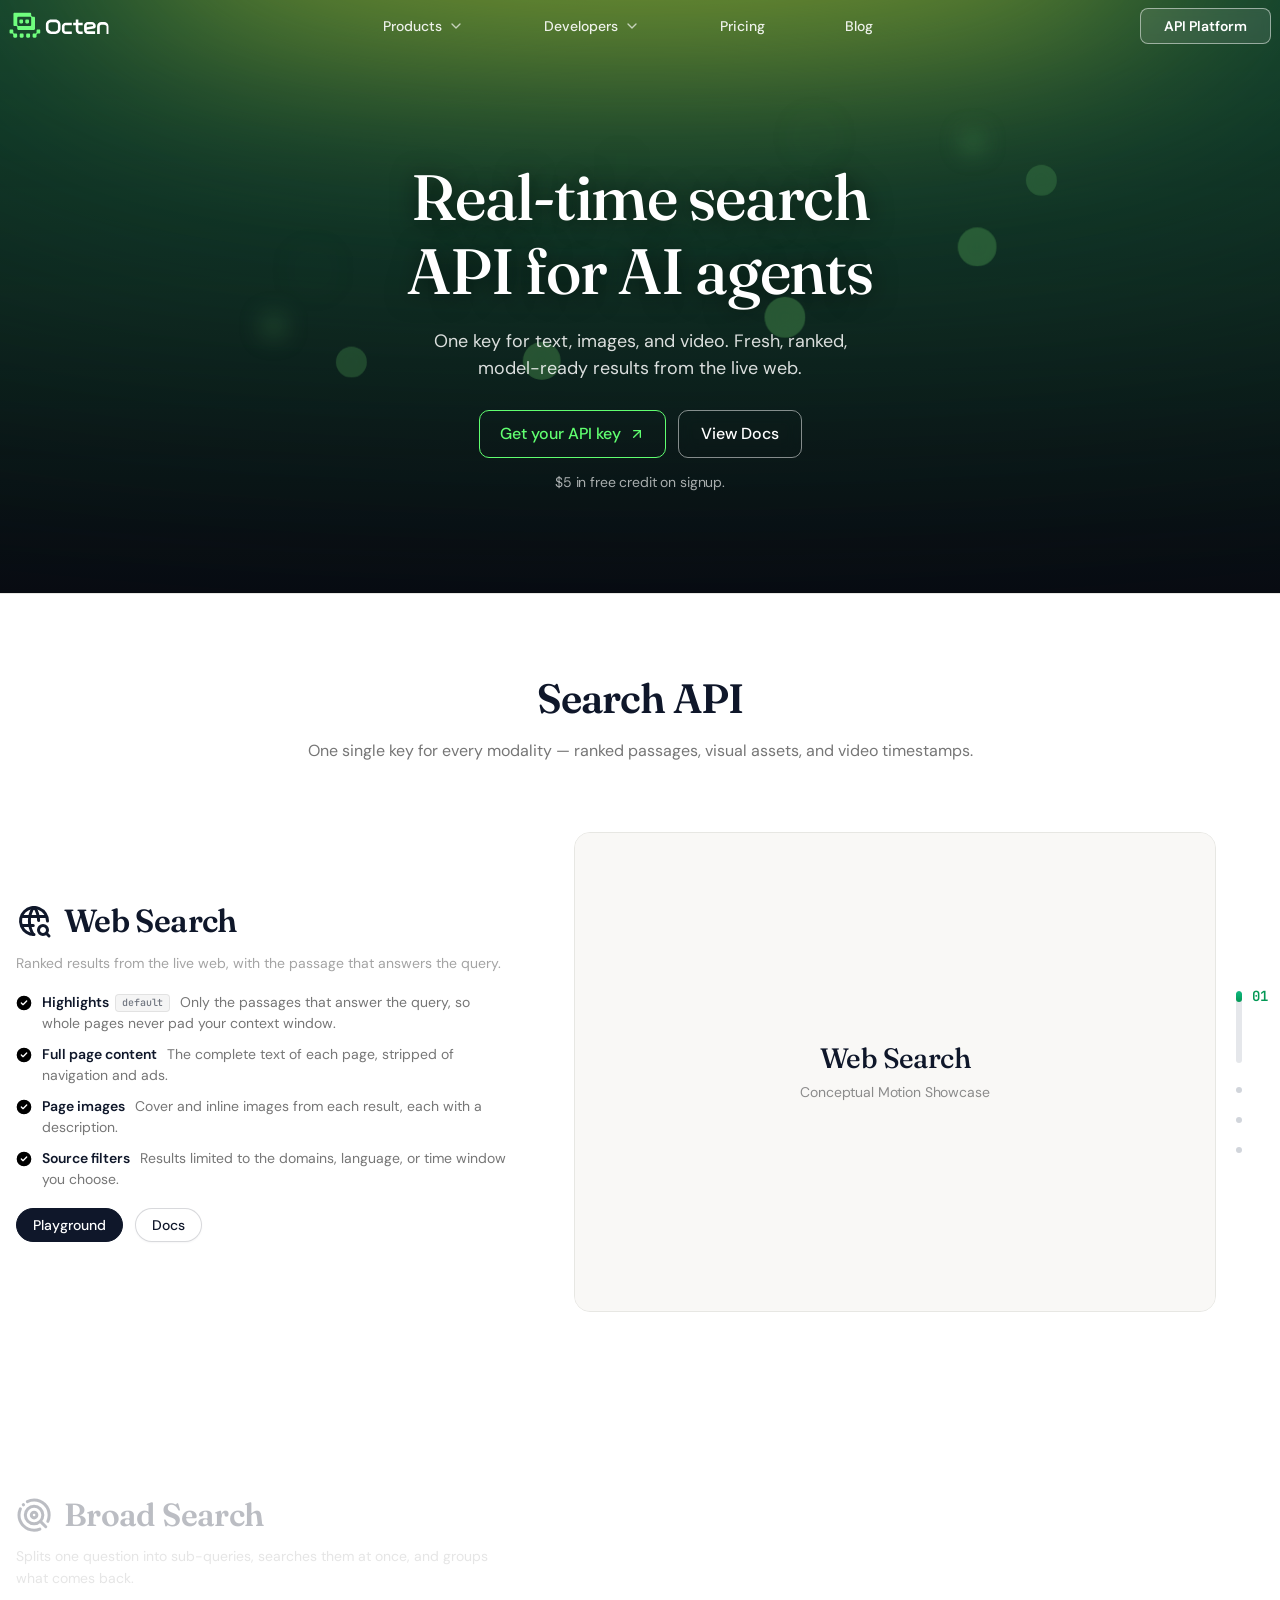
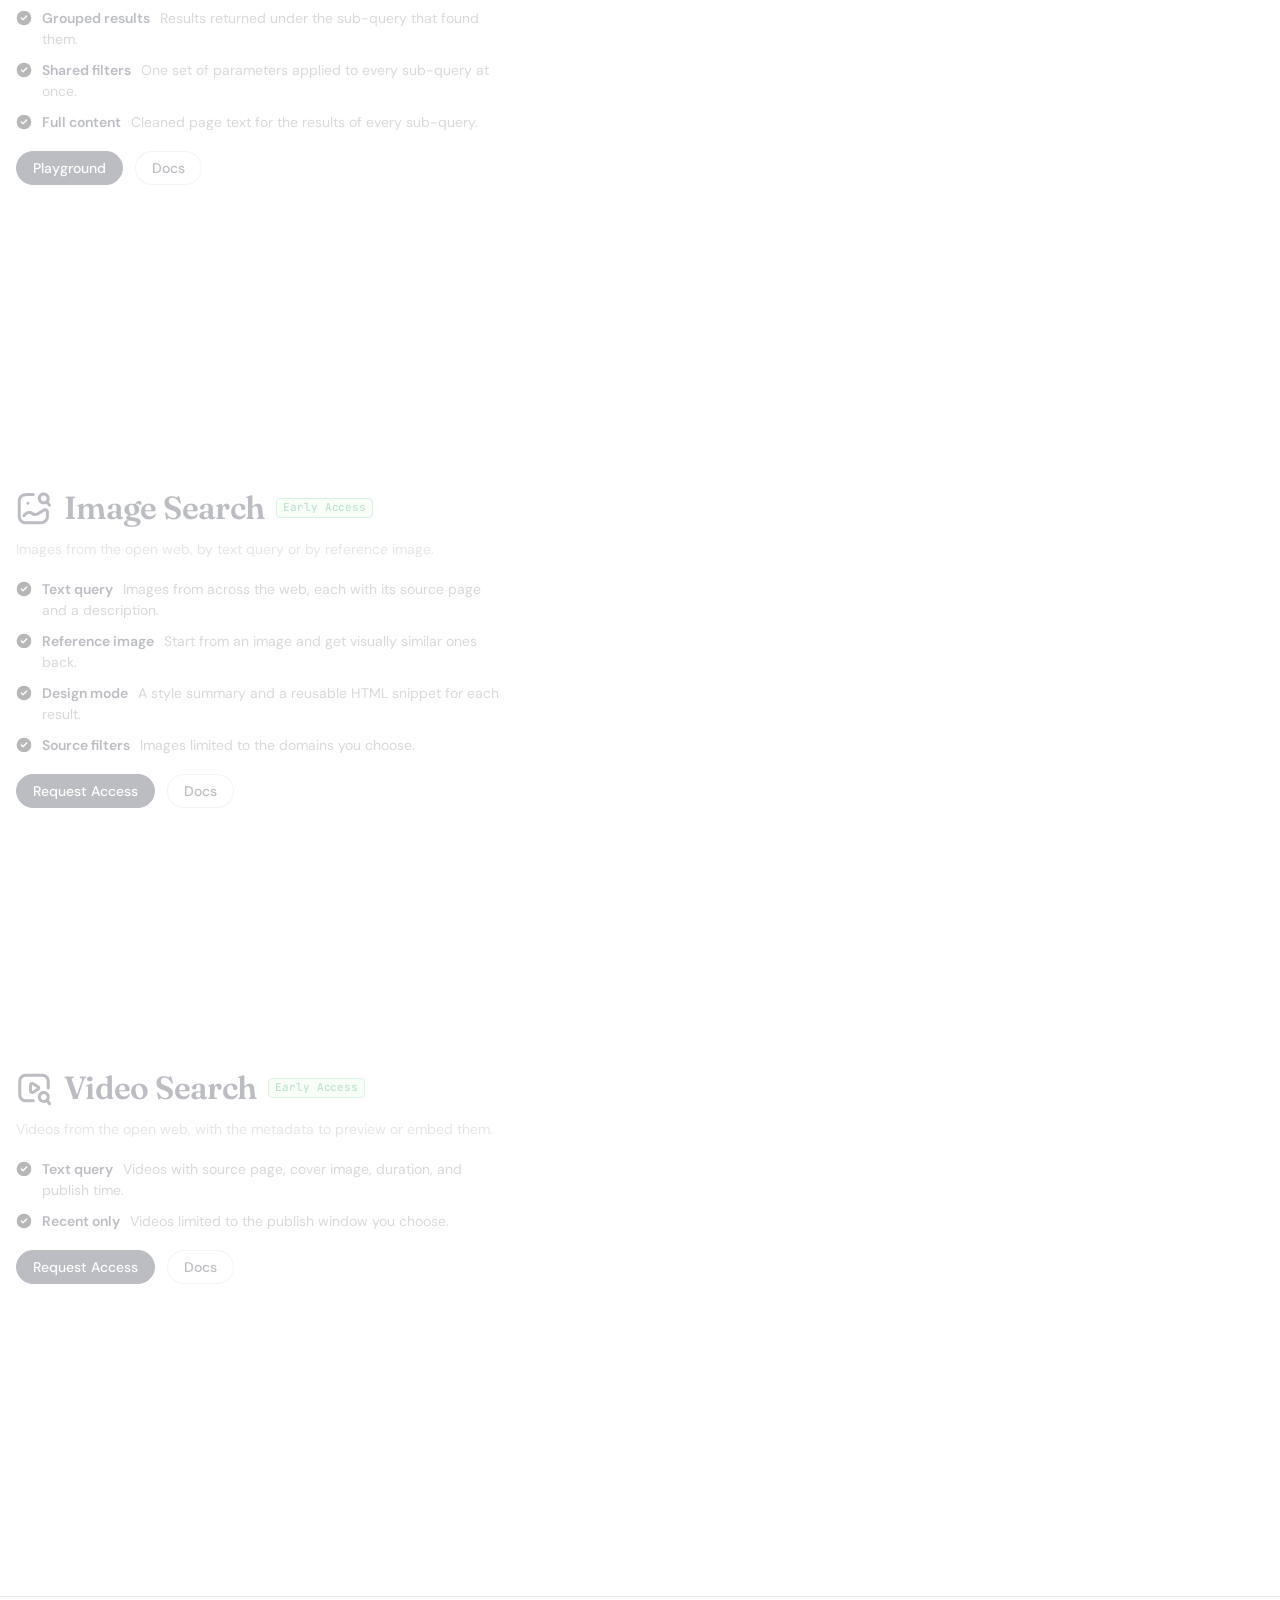
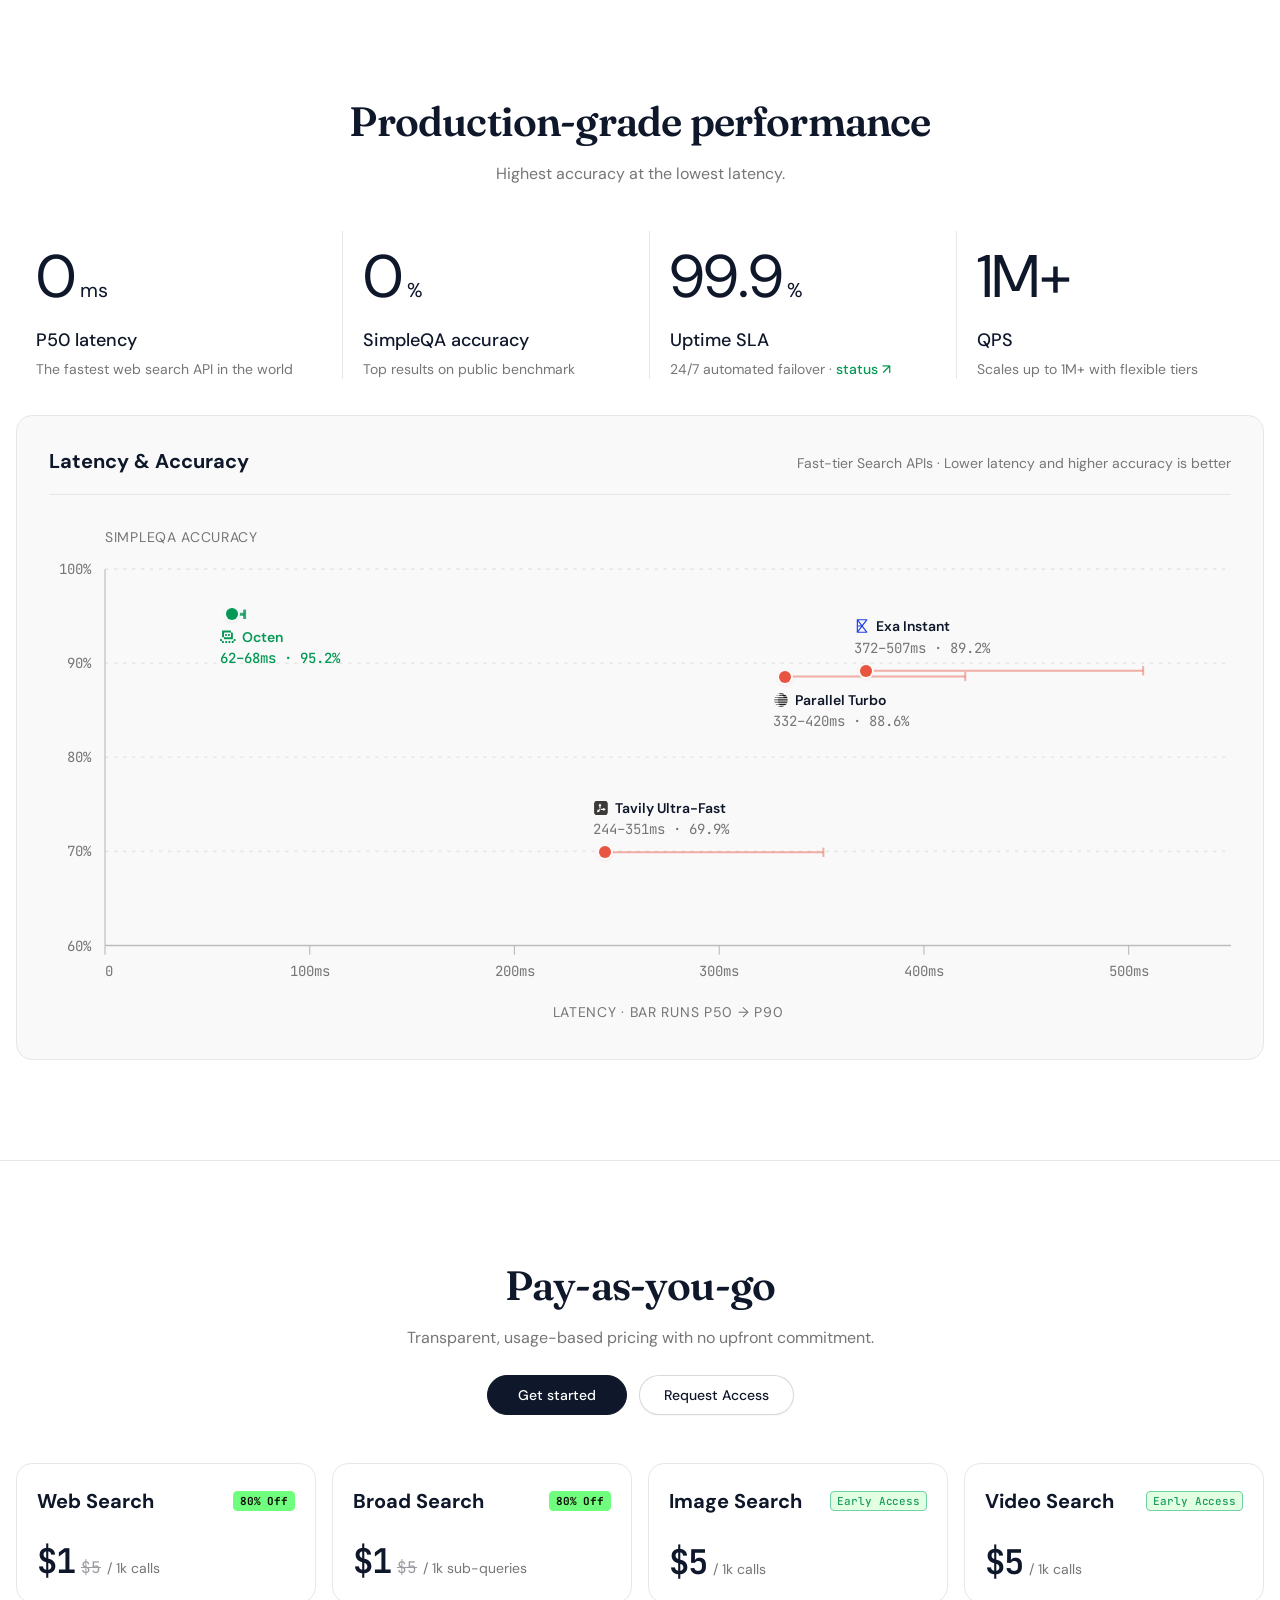
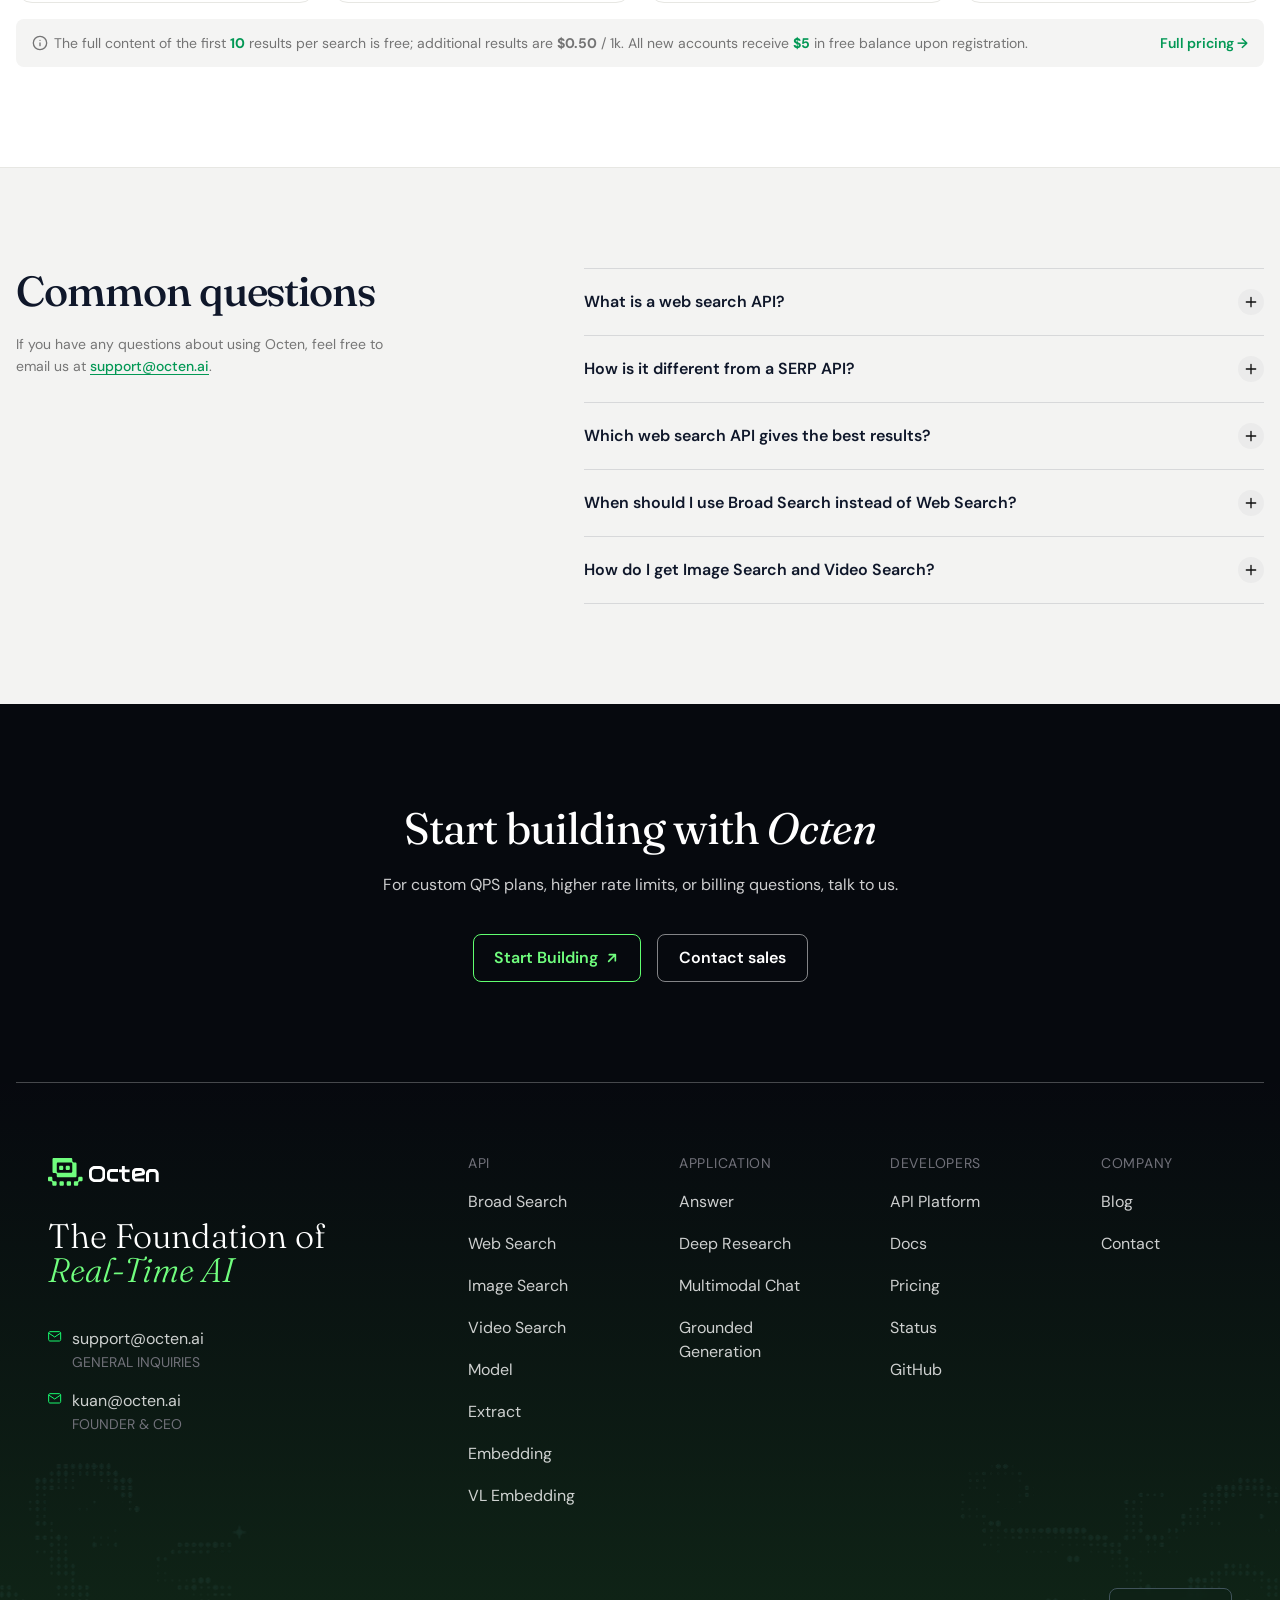
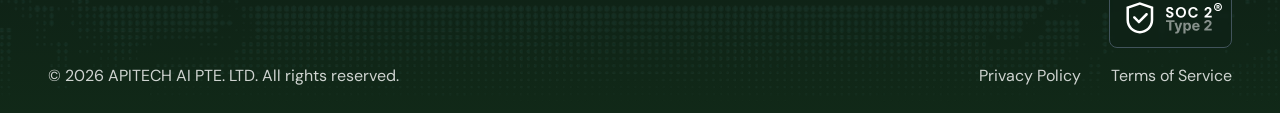
<file: index.html>
<!DOCTYPE html>
<html lang="en">
<head>
  <meta charset="UTF-8">
  <meta name="viewport" content="width=device-width, initial-scale=1.0">
  <title>Search API for AI Agents — Web, Image, Video | Octen</title>
  <meta name="description" content="Fresh, ranked, model-ready search API for AI agents. P50 latency 62ms with 95.2% SimpleQA accuracy. Web, image, and video search on one unified key.">
  
  <!-- Preconnect to Google Fonts -->
  <link rel="preconnect" href="https://fonts.googleapis.com">
  <link rel="preconnect" href="https://fonts.gstatic.com" crossorigin>

  <!-- Modular Stylesheets -->
  <link rel="stylesheet" href="css/variables.css">
  <link rel="stylesheet" href="css/animations.css">
  <link rel="stylesheet" href="css/style.css">
</head>
<body>

  <!-- =========================================================================
       1. Header & Dynamic Navigation (Exact from 05-pricing)
       ========================================================================= -->
  <!-- Exact 05-pricing Navbar Component -->
  <header class="header-nav-exact" data-name="Header Navigation">
    <div class="navbar-container-exact">
      <!-- Logo Dark & Light Switchable -->
      <a href="#hero" class="nav-logo-link" aria-label="Octen AI Home">
        <div class="nav-logo-dark">
<svg width="106" height="36" viewBox="0 0 106 36" fill="none" xmlns="http://www.w3.org/2000/svg" style="width:100%;height:auto;display:block;">
  <g clip-path="url(#clip0_13350_2833)">
    <path d="M30.3644 21.5498C30.9655 21.5498 31.4532 22.0523 31.4533 22.6719V24.4717C31.4533 25.0914 30.9656 25.5947 30.3644 25.5947H28.9435C28.6536 25.5947 28.3769 25.7127 28.173 25.9229L27.8488 26.2578C27.645 26.4695 27.5296 26.7545 27.5295 27.0518V28.5176C27.5294 29.1372 27.0417 29.6396 26.4406 29.6396H24.6945C24.0936 29.6394 23.6058 29.1371 23.6057 28.5176V26.7178C23.6057 26.0982 24.0936 25.5949 24.6945 25.5947H26.4406C26.7305 25.5947 27.0072 25.4767 27.2111 25.2666C27.415 25.0548 27.5295 24.7691 27.5295 24.4717V22.6719C27.5296 22.0524 28.0175 21.55 28.6183 21.5498H30.3644ZM3.22675 21.5479C3.82786 21.5479 4.31659 22.0512 4.31659 22.6709V24.3867H4.31952C4.31958 24.684 4.43403 24.969 4.63788 25.1807C4.89307 25.4453 5.24034 25.5927 5.60272 25.5928H7.07245C7.67355 25.5928 8.16129 26.0961 8.16132 26.7158V28.5156C8.16132 29.1353 7.67357 29.6387 7.07245 29.6387H5.32635C4.72532 29.6386 4.23749 29.1353 4.23749 28.5156V27.001C4.23749 26.6273 4.09386 26.2706 3.8371 26.0059C3.58187 25.7412 3.23467 25.5928 2.87225 25.5928H1.4826C0.881569 25.5927 0.393802 25.0903 0.393738 24.4707V22.6709C0.393738 22.0512 0.881529 21.5495 1.4826 21.5479H3.22675ZM13.5275 25.5938C14.1289 25.5938 14.6163 26.0959 14.6164 26.7158V28.5146C14.6163 29.1346 14.1289 29.6367 13.5275 29.6367H11.7834C11.182 29.6367 10.6946 29.1346 10.6945 28.5146V26.7158C10.6946 26.0959 11.182 25.5938 11.7834 25.5938H13.5275ZM19.9836 25.5938C20.5848 25.5938 21.0723 26.096 21.0724 26.7158V28.5146C21.0724 29.1345 20.5849 29.6366 19.9836 29.6367H18.2394C17.6381 29.6367 17.1497 29.1346 17.1496 28.5146V26.7158C17.1497 26.0959 17.6381 25.5938 18.2394 25.5938H19.9836ZM21.0959 4.68457C21.697 4.68457 22.1848 5.1879 22.1848 5.80762V7.22266C22.1848 7.56365 22.3164 7.89107 22.549 8.13086L22.7131 8.30078C22.9457 8.54057 23.2637 8.67578 23.593 8.67578H24.923C25.5242 8.67578 26.0119 9.17912 26.0119 9.79883V20.8555L26.0148 20.8584C26.0147 21.478 25.527 21.9805 24.926 21.9805H9.33221C8.73116 21.9805 8.24344 21.478 8.24335 20.8584V19.3164C8.24327 19.0176 8.12784 18.7326 7.92401 18.5225L7.9201 18.5176C7.35757 18.2217 7.24285 18.0557 6.83807 18.0557H5.52167C4.92055 18.0557 4.43182 17.5523 4.43182 16.9326V5.80762C4.43182 5.1879 4.92055 4.68457 5.52167 4.68457H21.0959ZM9.36053 8.64258C8.75944 8.64259 8.27169 9.14593 8.27167 9.76662V16.5781C8.27174 16.9969 8.43205 17.3966 8.71893 17.6924C8.92423 17.9025 9.20016 18.0214 9.48846 18.0215H21.0851C21.6863 18.0215 22.174 17.5182 22.174 16.8984V9.92578C22.1739 9.58504 22.0431 9.25825 21.8107 9.01855H21.8117C21.5776 8.77877 21.2601 8.64258 20.9308 8.64258H9.36053ZM13.0021 11.5986C13.6034 11.5986 14.0908 12.1009 14.091 12.7207V14.2939C14.0909 14.9139 13.6035 15.416 13.0021 15.416H11.4767C10.8754 15.416 10.388 14.9139 10.3879 14.2939V12.7207C10.3881 12.1009 10.8755 11.5986 11.2012 11.5986H13.0021ZM18.8996 11.5986C19.5009 11.5986 19.9883 12.1009 19.9885 12.7207V14.2939C19.9884 14.9139 19.5009 15.416 18.8996 15.416H17.3742C16.773 15.4158 16.2854 14.9138 16.2853 14.2939V12.7207C16.2856 12.101 16.7731 11.5988 17.3742 11.5986H18.8996Z" fill="#70FE7E"/>
  </g>
  <path d="M52.8957 18.5076V22.1442C52.8957 24.2782 54.6287 26.0112 56.7627 26.0112H62.8052V23.3979H56.7627C56.0713 23.3979 55.509 22.8356 55.509 22.1442V18.5076C55.509 17.8163 56.0713 17.254 56.7627 17.254H62.8052V14.6406H56.7627C54.6287 14.6406 52.8957 16.3736 52.8957 18.5076Z" fill="white"/>
  <path d="M69.3778 11.5801H66.7644V14.6405H64.1695V17.2539H66.7644V21.9782C66.7644 24.2043 68.5758 26.0111 70.802 26.0111H73.6965V23.3978H70.802C70.0184 23.3978 69.3778 22.7617 69.3778 21.9735V17.2492H73.6919V14.6359H69.3778V11.5801Z" fill="white"/>
  <path d="M46.3877 11.5664H42.0367C39.2021 11.5664 36.8976 13.8709 36.8976 16.7101V20.8675C36.8976 23.7021 39.2021 26.0113 42.0413 26.0113H46.3923C49.2269 26.0113 51.536 23.7067 51.536 20.8675V16.7101C51.536 13.8756 49.2315 11.5664 46.3923 11.5664H46.3877ZM48.9273 20.8675C48.9273 22.2687 47.7888 23.4071 46.3877 23.4071H42.0367C40.6355 22.2687 39.4971 22.2687 39.4971 20.8675V16.7101C39.4971 15.309 40.6355 14.1705 42.0367 14.1705H46.3877C47.7888 14.1705 48.9273 15.309 48.9273 16.7101V20.8675Z" fill="white"/>
  <path d="M95.184 13.9492H92.3725C90.0126 13.9492 88.0906 15.8712 88.0906 18.2311V26.0158H90.7777V18.2311C90.7777 17.3507 91.4921 16.6363 92.3725 16.6363H95.184C96.0643 16.6363 97.5439 17.3507 97.5439 18.2311V26.0158H99.4658V18.2311C99.4658 15.8712 97.5439 13.9492 95.184 13.9492Z" fill="white"/>
  <path d="M82.8869 13.9033H78.9093C76.7937 13.9033 75.0699 15.6271 75.0699 17.7427V22.1674C75.0699 24.283 76.7891 26.0022 78.9047 26.0068L86.1041 26.016V23.3289L78.9093 23.3197C78.2733 23.3197 77.757 22.8035 77.757 22.1674V21.8678L84.9841 20.5035C85.9935 20.3145 86.7263 19.4296 86.7263 18.4018V17.7427C86.7263 15.6271 85.0025 13.9033 82.8869 13.9033ZM84.0392 17.9501L77.757 19.1346V17.7427C77.757 17.1066 78.2733 16.5904 78.9093 16.5904H82.8869C83.523 16.5904 84.0392 17.1066 84.0392 17.7427V17.9501Z" fill="white"/>
  <defs>
    <clipPath id="clip0_13350_2833">
      <rect width="31.1938" height="31.1938" fill="white" transform="translate(0.275452 1.56641)"/>
    </clipPath>
  </defs>
</svg>
</div>
        <div class="nav-logo-light">
<svg width="100" height="32" viewBox="0 0 100 32" fill="none" xmlns="http://www.w3.org/2000/svg" style="width:100%;height:auto;display:block;">
  <g clip-path="url(#clip0_10457_2263)">
    <path d="M30.0889 19.9839C30.6899 19.9839 31.1776 20.4864 31.1777 21.106V22.9058C31.1777 23.5255 30.69 24.0288 30.0889 24.0288H28.668C28.378 24.0288 28.1013 24.1468 27.8975 24.3569L27.5732 24.6919C27.3694 24.9036 27.254 25.1886 27.2539 25.4858V26.9517C27.2538 27.5713 26.7661 28.0737 26.165 28.0737H24.4189C23.8181 28.0735 23.3302 27.5711 23.3301 26.9517V25.1519C23.3301 24.5323 23.818 24.029 24.4189 24.0288H26.165C26.4549 24.0288 26.7317 23.9108 26.9355 23.7007C27.1394 23.4889 27.2539 23.2032 27.2539 22.9058V21.106C27.254 20.4865 27.7419 19.9841 28.3428 19.9839H30.0889ZM2.95117 19.9819C3.55229 19.9819 4.04102 20.4853 4.04102 21.105V22.8208H4.04395C4.044 23.1181 4.15846 23.403 4.3623 23.6147C4.6175 23.8794 4.96477 24.0268 5.32715 24.0269H6.79688C7.39798 24.0269 7.88571 24.5302 7.88574 25.1499V26.9497C7.88574 27.5694 7.39799 28.0728 6.79688 28.0728H5.05078C4.44974 28.0727 3.96191 27.5694 3.96191 26.9497V25.4351C3.96191 25.0614 3.81828 24.7046 3.56152 24.4399C3.30629 24.1753 2.9591 24.0269 2.59668 24.0269H1.20703C0.605995 24.0268 0.118228 23.5244 0.118164 22.9048V21.105C0.118164 20.4853 0.605956 19.9835 1.20703 19.9819H2.95117ZM13.252 24.0278C13.8533 24.0278 14.3407 24.53 14.3408 25.1499V26.9487C14.3407 27.5687 13.8533 28.0708 13.252 28.0708H11.5078C10.9065 28.0708 10.419 27.5687 10.4189 26.9487V25.1499C10.4191 24.53 10.9065 24.0278 11.5078 24.0278H13.252ZM19.708 24.0278C20.3093 24.0279 20.7967 24.53 20.7969 25.1499V26.9487C20.7968 27.5686 20.3093 28.0707 19.708 28.0708H17.9639C17.3625 28.0708 16.8741 27.5687 16.874 26.9487V25.1499C16.8741 24.53 17.3625 24.0278 17.9639 24.0278H19.708ZM20.8203 3.11865C21.4214 3.11865 21.9092 3.62199 21.9092 4.2417V5.65674C21.9092 5.99774 22.0408 6.32515 22.2734 6.56494L22.4375 6.73486C22.6701 6.97465 22.9881 7.10986 23.3174 7.10986H24.6475C25.2486 7.10986 25.7363 7.6132 25.7363 8.23291V19.2896L25.7393 19.2925C25.7392 19.9121 25.2514 20.4146 24.6504 20.4146H9.05664C8.45558 20.4146 7.96787 19.9121 7.96777 19.2925V17.7505C7.96769 17.4516 7.85226 17.1667 7.64844 16.9565L7.64453 16.9517C7.35757 16.6558 6.96727 16.4897 6.5625 16.4897H5.24609C4.64498 16.4897 4.15625 15.9864 4.15625 15.3667V4.2417C4.15625 3.62199 4.64498 3.11865 5.24609 3.11865H20.8203ZM9.08496 7.07666C8.48386 7.07667 7.99611 7.58002 7.99609 8.19971V15.0122C7.99617 15.4309 8.15647 15.8307 8.44336 16.1265C8.64866 16.3366 8.92458 16.4554 9.21289 16.4556H20.8096C21.4107 16.4556 21.8984 15.9522 21.8984 15.3325V8.35986C21.8984 8.01912 21.7675 7.69233 21.5352 7.45264H21.5361C21.302 7.21285 20.9845 7.07666 20.6553 7.07666H9.08496ZM12.7266 10.0327C13.3278 10.0327 13.8152 10.535 13.8154 11.1548V12.728C13.8153 13.348 13.3279 13.8501 12.7266 13.8501H11.2012C10.5998 13.8501 10.1124 13.348 10.1123 12.728V11.1548C10.1125 10.535 10.5999 10.0327 11.2012 10.0327H12.7266ZM18.624 10.0327C19.2253 10.0327 19.7127 10.535 19.7129 11.1548V12.728C19.7128 13.348 19.2254 13.8501 18.624 13.8501H17.0986C16.4974 13.8499 16.0099 13.3478 16.0098 12.728V11.1548C16.01 10.5351 16.4975 10.0329 17.0986 10.0327H18.624Z" fill="#039855"/>
  </g>
  <path d="M52.6201 16.9412V20.5778C52.6201 22.7118 54.3531 24.4448 56.4871 24.4448H62.5296V21.8315H56.4871C55.7958 21.8315 55.2335 21.2692 55.2335 20.5778V16.9412C55.2335 16.2499 55.7958 15.6876 56.4871 15.6876H62.5296V13.0742H56.4871C54.3531 13.0742 52.6201 14.8072 52.6201 16.9412Z" fill="#0D0D0D"/>
  <path d="M69.1023 10.0138H66.489V13.0742H63.894V15.6876H66.489V20.4119C66.489 22.6381 68.3003 24.4448 70.5265 24.4448H73.421V21.8315H70.5265C69.743 21.8315 69.1023 21.1954 69.1023 20.4073V15.683H73.4164V13.0696H69.1023V10.0138Z" fill="#0D0D0D"/>
  <path d="M46.1122 10H41.7612C38.9266 10 36.6221 12.3045 36.6221 15.1437V19.3011C36.6221 22.1357 38.9266 24.4449 41.7658 24.4449H46.1168C48.9514 24.4449 51.2605 22.1403 51.2605 19.3011V15.1437C51.2605 12.3091 48.956 10 46.1168 10H46.1122ZM48.6518 19.3011C48.6518 20.7023 47.5133 21.8407 46.1122 21.8407H41.7612C40.36 21.8407 39.2216 20.7023 39.2216 19.3011V15.1437C39.2216 13.7426 40.36 12.6041 41.7612 12.6041H46.1122C47.5133 12.6041 48.6518 13.7426 48.6518 15.1437V19.3011Z" fill="#0D0D0D"/>
  <path d="M94.9088 12.3829H92.0973C89.7374 12.3829 87.8154 14.3049 87.8154 16.6648V24.4495H90.5025V16.6648C90.5025 15.7844 91.2169 15.07 92.0973 15.07H94.9088C95.7891 15.07 96.5035 15.7844 96.5035 16.6648V24.4495H99.1906V16.6648C99.1906 14.3049 97.2686 12.3829 94.9088 12.3829Z" fill="#0D0D0D"/>
  <path d="M82.6114 12.3368H78.6338C76.5182 12.3368 74.7944 14.0606 74.7944 16.1762V20.6009C74.7944 22.7164 76.5136 24.4356 78.6292 24.4402L85.8286 24.4495V21.7624L78.6338 21.7531C77.9977 21.7531 77.4815 21.2369 77.4815 20.6009V20.3013L84.7086 18.937C85.718 18.748 86.4508 17.8631 86.4508 16.8353V16.1762C86.4508 14.0606 84.727 12.3368 82.6114 12.3368ZM83.7637 16.3836L77.4815 17.5681V16.1762C77.4815 15.5401 77.9977 15.0239 78.6338 15.0239H82.6114C83.2475 15.0239 83.7637 15.5401 83.7637 16.1762V16.3836Z" fill="#0D0D0D"/>
  <defs>
    <clipPath id="clip0_10457_2263">
      <rect width="31.1938" height="31.1938" fill="white"/>
    </clipPath>
  </defs>
</svg>
</div>
      </a>

      <!-- Navigation Links -->
      <nav aria-label="Main" class="nav-links-center">
        <ul class="nav-ul">
          <li class="nav-item-dropdown">
            <a href="#endpoints" class="nav-item-link nav-dropdown-trigger" aria-expanded="false" aria-haspopup="true">
              <span>Products</span>
              <svg xmlns="http://www.w3.org/2000/svg" width="16" height="16" viewBox="0 0 24 24" fill="none" stroke="currentColor" stroke-width="2" stroke-linecap="round" stroke-linejoin="round" class="nav-chevron">
                <path d="m6 9 6 6 6-6"></path>
              </svg>
            </a>

            <!-- Products Dropdown Menu (Figma 13589:139270: Left API Column + Right Application Grid) -->
            <div class="nav-dropdown-menu" role="menu" aria-label="Products Submenu">
              <div class="nav-dropdown-card nav-dropdown-split">
                <!-- Left Column: Capabilities -->
                <div class="nav-dropdown-section-api">
                  <div class="nav-dropdown-col-title">Capabilities</div>
                  <div class="nav-dropdown-menu-list" role="listbox" aria-label="Capabilities Options">
                    <!-- 1. Search -->
                    <a href="#endpoints" class="nav-product-link" data-product="web" role="option" aria-selected="false">
                      <div class="nav-product-icon">
                        <svg width="24" height="24" viewBox="0 0 24 24" fill="none" xmlns="http://www.w3.org/2000/svg">
                          <path d="M21 12C21 10.22 20.4722 8.47994 19.4832 6.9999C18.4943 5.51986 17.0887 4.36631 15.4442 3.68512C13.7996 3.00393 11.99 2.8257 10.2442 3.17297C8.49836 3.52023 6.89472 4.3774 5.63604 5.63607C4.37737 6.89475 3.5202 8.49839 3.17294 10.2442C2.82567 11.9901 3.0039 13.7997 3.68509 15.4442C4.36628 17.0887 5.51983 18.4943 6.99987 19.4833C8.47991 20.4722 10.22 21 12 21M3.6 9.00003H20.4M3.6 15H11.5" stroke="#039855" stroke-width="2" stroke-linecap="round" stroke-linejoin="round"/>
                          <path d="M11.5002 3.00003C9.8155 5.69964 8.92236 8.8179 8.92236 12C8.92236 15.1822 9.8155 18.3004 11.5002 21M12.5002 3.00003C14.1166 5.59009 15.0058 8.56769 15.0742 11.62M20.2002 20.2L22.0002 22M15.0002 18C15.0002 18.7957 15.3162 19.5587 15.8788 20.1214C16.4414 20.684 17.2045 21 18.0002 21C18.7958 21 19.5589 20.684 20.1215 20.1214C20.6841 19.5587 21.0002 18.7957 21.0002 18C21.0002 17.2044 20.6841 16.4413 20.1215 15.8787C19.5589 15.3161 18.7958 15 18.0002 15C17.2045 15 16.4414 15.3161 15.8788 15.8787C15.3162 16.4413 15.0002 17.2044 15.0002 18Z" stroke="#039855" stroke-width="2" stroke-linecap="round" stroke-linejoin="round"/>
                        </svg>
                      </div>
                      <div class="nav-product-text">
                        <div class="nav-product-name">Search</div>
                        <div class="nav-product-desc">Search text, images, and video</div>
                      </div>
                    </a>

                    <!-- 2. Embedding -->
                    <a href="https://octen.ai/products/embedding" class="nav-product-link" role="option" aria-selected="false" target="_blank" rel="noopener noreferrer">
                      <div class="nav-product-icon">
                        <svg width="24" height="24" viewBox="0 0 24 24" fill="none" xmlns="http://www.w3.org/2000/svg">
                          <path d="M18.6399 8.73735L4.72267 16.9242" stroke="#039855" stroke-width="2.16" stroke-linecap="round" stroke-linejoin="round"/>
                          <path d="M18.6399 16.354L5.0672 8.85396" stroke="#039855" stroke-width="2.16" stroke-linecap="round" stroke-linejoin="round"/>
                          <path d="M12.0891 20.2792L12.0891 4.51509" stroke="#039855" stroke-width="2.16" stroke-linecap="round" stroke-linejoin="round"/>
                          <circle cx="18.6407" cy="8.85391" r="2.1519" fill="#039855"/>
                          <circle cx="12.0896" cy="4.51502" r="2.05027" fill="#039855"/>
                          <circle cx="12.0894" cy="20.2792" r="2.42658" fill="#039855"/>
                          <circle cx="19.8729" cy="16.9242" r="2.21043" transform="rotate(124.49 19.8729 16.9242)" fill="#039855"/>
                          <circle cx="3.98635" cy="17.3171" r="2.17975" transform="rotate(61.0709 3.98635 17.3171)" fill="#039855"/>
                          <circle cx="5.06719" cy="8.85595" r="2.154" fill="#039855"/>
                        </svg>
                      </div>
                      <div class="nav-product-text">
                        <div class="nav-product-name">Embedding</div>
                        <div class="nav-product-desc">Top-ranked vector embeddings</div>
                      </div>
                    </a>

                    <!-- 3. Extract -->
                    <a href="https://octen.ai/products/extract" class="nav-product-link" role="option" aria-selected="false" target="_blank" rel="noopener noreferrer">
                      <div class="nav-product-icon">
                        <svg width="24" height="24" viewBox="0 0 24 24" fill="none" xmlns="http://www.w3.org/2000/svg">
                          <path d="M12.0003 16.7005C12.6102 16.7006 13.1951 16.9432 13.6263 17.3743C14.0571 17.8054 14.2999 18.3897 14.3001 18.9993C14.3001 19.6093 14.0574 20.195 13.6263 20.6263C13.1951 21.0573 12.6102 21.3 12.0003 21.3001C11.3902 21.3001 10.8046 21.0575 10.3733 20.6263C10.2135 20.4663 10.0802 20.2848 9.9749 20.0892H7.0247C6.91945 20.2848 6.78614 20.4663 6.62626 20.6263C6.1951 21.0573 5.61013 21.3 5.00029 21.3001C4.39038 21.3001 3.80554 21.0573 3.37431 20.6263C2.94304 20.195 2.70048 19.6094 2.70048 18.9993C2.70067 18.3896 2.94332 17.8054 3.37431 17.3743C3.80554 16.9432 4.39034 16.7005 5.00029 16.7005C5.61022 16.7006 6.19508 16.9431 6.62626 17.3743C6.88505 17.6332 7.07465 17.9477 7.18583 18.2893H9.81474C9.92602 17.9478 10.1147 17.6331 10.3733 17.3743C10.8046 16.943 11.3902 16.7005 12.0003 16.7005ZM18.9993 9.69951C19.6093 9.69951 20.195 9.94219 20.6263 10.3733C21.0575 10.8046 21.3001 11.3902 21.3001 12.0003C21.3 12.6102 21.0573 13.1951 20.6263 13.6263C20.4434 13.8091 20.2316 13.9558 20.0032 14.0667V16.9329C20.2317 17.0438 20.4433 17.1913 20.6263 17.3743C21.0572 17.8054 21.2999 18.3896 21.3001 18.9993C21.3001 19.6094 21.0575 20.195 20.6263 20.6263C20.195 21.0575 19.6094 21.3001 18.9993 21.3001C18.3896 21.2999 17.8054 21.0572 17.3743 20.6263C16.943 20.195 16.7005 19.6094 16.7005 18.9993C16.7007 18.3895 16.9432 17.8054 17.3743 17.3743C17.6113 17.1373 17.8951 16.9591 18.2034 16.845V14.1546C17.8952 14.0405 17.6112 13.863 17.3743 13.6263C16.9432 13.1951 16.7006 12.6102 16.7005 12.0003C16.7005 11.3902 16.943 10.8046 17.3743 10.3733C17.8054 9.94253 18.3897 9.69969 18.9993 9.69951ZM5.00029 9.69951C5.61004 9.69961 6.19512 9.9424 6.62626 10.3733C7.05742 10.8046 7.30009 11.3903 7.30009 12.0003C7.30002 12.6101 7.05723 13.1951 6.62626 13.6263C6.19512 14.0572 5.61004 14.3 5.00029 14.3001C4.39038 14.3001 3.80553 14.0573 3.37431 13.6263C2.9431 13.1951 2.70056 12.6103 2.70048 12.0003C2.70048 11.3902 2.94304 10.8046 3.37431 10.3733C3.80551 9.94239 4.39047 9.69953 5.00029 9.69951ZM12.0003 2.70048C12.6103 2.70056 13.1951 2.9431 13.6263 3.37431C14.0573 3.80553 14.3001 4.39038 14.3001 5.00029C14.3 5.61004 14.0572 6.19512 13.6263 6.62626C13.4161 6.83629 13.1689 7.00031 12.9007 7.11455V9.8831C13.1692 9.99738 13.4159 10.1631 13.6263 10.3733C14.0575 10.8046 14.3001 11.3902 14.3001 12.0003C14.3 12.6103 14.0575 13.1951 13.6263 13.6263C13.1951 14.0575 12.6103 14.3 12.0003 14.3001C11.3902 14.3001 10.8046 14.0575 10.3733 13.6263C9.94225 13.1951 9.69958 12.6102 9.69951 12.0003C9.69951 11.3902 9.94206 10.8046 10.3733 10.3733C10.5838 10.1628 10.8311 9.99742 11.0999 9.8831V7.11455C10.8314 7.00027 10.5836 6.83651 10.3733 6.62626C10.1372 6.39003 9.96017 6.10635 9.84599 5.79912H7.15361C7.03947 6.10639 6.86256 6.38997 6.62626 6.62626C6.19508 7.05745 5.61023 7.29999 5.00029 7.30009C4.39047 7.30006 3.80552 7.05721 3.37431 6.62626C2.94325 6.1951 2.70059 5.61013 2.70048 5.00029C2.70051 4.39024 2.94306 3.80556 3.37431 3.37431C3.80556 2.94306 4.39024 2.70051 5.00029 2.70048C5.61013 2.70059 6.1951 2.94325 6.62626 3.37431C6.80931 3.55746 6.95581 3.76958 7.06669 3.99833H9.9329C10.0438 3.76954 10.1903 3.55746 10.3733 3.37431C10.8046 2.94304 11.3902 2.70048 12.0003 2.70048ZM18.9993 2.70048C19.6094 2.70048 20.195 2.94304 20.6263 3.37431C21.0573 3.80554 21.3001 4.39038 21.3001 5.00029C21.3 5.61013 21.0573 6.1951 20.6263 6.62626C20.195 7.05742 19.6093 7.30009 18.9993 7.30009C18.3896 7.29991 17.8054 7.0572 17.3743 6.62626C16.9431 6.19508 16.7006 5.61022 16.7005 5.00029C16.7005 4.39034 16.9432 3.80554 17.3743 3.37431C17.8054 2.94332 18.3896 2.70067 18.9993 2.70048Z" fill="#039855"/>
                        </svg>
                      </div>
                      <div class="nav-product-text">
                        <div class="nav-product-name">Extract</div>
                        <div class="nav-product-desc">Pull clean content from your URLs</div>
                      </div>
                    </a>

                    <!-- 4. Model Gateway -->
                    <a href="https://octen.ai/products/gateway" class="nav-product-link" role="option" aria-selected="false" target="_blank" rel="noopener noreferrer">
                      <div class="nav-product-icon">
                        <svg width="24" height="24" viewBox="0 0 24 24" fill="none" xmlns="http://www.w3.org/2000/svg">
                          <path d="M21 12V7.99C20.9994 7.64107 20.9066 7.2985 20.731 6.99698C20.5554 6.69546 20.3032 6.4457 20 6.273L13 2.265C12.6953 2.0914 12.3507 2.00011 12 2.00011C11.6493 2.00011 11.3047 2.0914 11 2.265L4 6.273C3.381 6.628 3 7.283 3 7.991V16.009C3 16.718 3.381 17.372 4 17.726L11 21.734C11.62 22.088 12.38 22.088 13 21.734M12 22V12M12 12L20.73 6.96M12 12L3.27 6.96" stroke="#039855" stroke-width="2" stroke-linecap="round" stroke-linejoin="round"/>
                          <path d="M18.5207 14.9868C20.336 14.7437 22.0049 16.0181 22.2482 17.8335C22.3583 18.6556 22.1562 19.4472 21.7346 20.0903L22.8186 21.4985C23.1 21.8638 23.0324 22.3879 22.6672 22.6694C22.302 22.9506 21.7777 22.8831 21.4963 22.518L20.4991 21.2153C20.1597 21.3879 19.7936 21.5085 19.4016 21.561C17.5862 21.8042 15.9174 20.5296 15.674 18.7143C15.4308 16.8989 16.7053 15.2301 18.5207 14.9868ZM18.7424 16.6421C17.8412 16.7629 17.2086 17.5914 17.3293 18.4926C17.4503 19.3937 18.2788 20.0264 19.1799 19.9057C20.081 19.7848 20.7136 18.9563 20.593 18.0551C20.4721 17.1539 19.6436 16.5214 18.7424 16.6421Z" fill="#039855"/>
                        </svg>
                      </div>
                      <div class="nav-product-text">
                        <div class="nav-product-name">Model Gateway</div>
                        <div class="nav-product-desc">Frontier models with live web search</div>
                      </div>
                    </a>
                  </div>
                </div>

                <!-- Right Column: Application Grid (Figma 13590:139982) -->
                <div class="nav-dropdown-section-app">
                  <div class="nav-dropdown-col-title">Applications</div>
                  <div class="nav-dropdown-app-grid" role="group" aria-label="Applications List">
                    <!-- 1. Answer -->
                    <a href="https://octen.ai/app/answer" target="_blank" rel="noopener noreferrer" class="nav-dropdown-app-item">
                      <div class="nav-app-bg" style="background-image: url('images/app-answer.png');"></div>
                      <div class="nav-app-overlay"></div>
                      <div class="nav-app-center-content">
                        <div class="nav-app-icon">
                          <svg width="28" height="28" viewBox="0 0 28 28" fill="none" xmlns="http://www.w3.org/2000/svg">
                            <path d="M23.2721 23.2707L18.8556 18.8542" stroke="white" stroke-width="2" stroke-linecap="round" stroke-linejoin="round"/>
                            <path d="M13.5669 20.8745C17.6031 20.8745 20.875 17.6025 20.875 13.5663C20.875 9.53019 17.6031 6.25824 13.5669 6.25824C9.53074 6.25824 6.25879 9.53019 6.25879 13.5663C6.25879 17.6025 9.53074 20.8745 13.5669 20.8745Z" stroke="white" stroke-width="2" stroke-linecap="round" stroke-linejoin="round"/>
                            <path d="M13.5701 15.8937C14.8555 15.8937 15.8975 14.8517 15.8975 13.5664C15.8975 12.281 14.8555 11.2391 13.5701 11.2391C12.2848 11.2391 11.2428 12.281 11.2428 13.5664C11.2428 14.8517 12.2848 15.8937 13.5701 15.8937Z" stroke="white" stroke-width="2" stroke-linecap="round" stroke-linejoin="round"/>
                            <path d="M4.70526 4.91337L4.67112 4.94304" stroke="white" stroke-width="2" stroke-linecap="round" stroke-linejoin="round"/>
                            <path d="M18.3464 25.1917C16.8728 25.7982 15.2587 26.1328 13.5664 26.1328C6.62616 26.1328 1 20.5066 1 13.5664C1 11.7 1.40688 9.92866 2.13677 8.33622" stroke="white" stroke-width="2" stroke-linecap="round" stroke-linejoin="round"/>
                            <path d="M25.0188 18.7465C25.7343 17.167 26.1327 15.4132 26.1327 13.5664C26.1327 6.62616 20.5066 1 13.5664 1C11.548 1 9.64076 1.47585 7.95073 2.32149" stroke="white" stroke-width="2" stroke-linecap="round" stroke-linejoin="round"/>
                          </svg>
                        </div>
                        <span class="nav-app-title">Answer</span>
                      </div>
                    </a>

                    <!-- 2. Deep Research -->
                    <a href="https://octen.ai/app/deep-research" target="_blank" rel="noopener noreferrer" class="nav-dropdown-app-item">
                      <div class="nav-app-bg" style="background-image: url('images/app-deep-research.png');"></div>
                      <div class="nav-app-overlay"></div>
                      <div class="nav-app-center-content">
                        <div class="nav-app-icon">
                          <svg width="28" height="28" viewBox="0 0 30 30" fill="none" xmlns="http://www.w3.org/2000/svg">
                            <path d="M7.5 22.5H17.5" stroke="white" stroke-width="2" stroke-linecap="round" stroke-linejoin="round"/>
                            <path d="M3.75 27.5H26.25" stroke="white" stroke-width="2" stroke-linecap="round" stroke-linejoin="round"/>
                            <path d="M17.5 27.5C19.8206 27.5 22.0462 26.5781 23.6872 24.9372C25.3281 23.2962 26.25 21.0706 26.25 18.75C26.25 16.4294 25.3281 14.2038 23.6872 12.5628C22.0462 10.9219 19.8206 10 17.5 10H16.25" stroke="white" stroke-width="2" stroke-linecap="round" stroke-linejoin="round"/>
                            <path d="M11.25 17.5H13.75" stroke="white" stroke-width="2" stroke-linecap="round" stroke-linejoin="round"/>
                            <path d="M11.25 15C10.587 15 9.95107 14.7366 9.48223 14.2678C9.01339 13.7989 8.75 13.163 8.75 12.5V7.5H16.25V12.5C16.25 13.163 15.9866 13.7989 15.5178 14.2678C15.0489 14.7366 14.413 15 13.75 15H11.25Z" stroke="white" stroke-width="2" stroke-linecap="round" stroke-linejoin="round"/>
                            <path d="M15 7.5V3.75C15 3.41848 14.8683 3.10054 14.6339 2.86612C14.3995 2.6317 14.0815 2.5 13.75 2.5H11.25C10.9185 2.5 10.6005 2.6317 10.3661 2.86612C10.1317 3.10054 10 3.41848 10 3.75V7.5" stroke="white" stroke-width="2" stroke-linecap="round" stroke-linejoin="round"/>
                          </svg>
                        </div>
                        <span class="nav-app-title">Deep Research</span>
                      </div>
                    </a>

                    <!-- 3. Multimodal Chat -->
                    <a href="https://octen.ai/app/multimodal-chat" target="_blank" rel="noopener noreferrer" class="nav-dropdown-app-item">
                      <div class="nav-app-bg" style="background-image: url('images/app-multimodal-chat.png');"></div>
                      <div class="nav-app-overlay"></div>
                      <span class="nav-app-badge">Early Access</span>
                      <div class="nav-app-center-content">
                        <div class="nav-app-icon">
                          <svg width="28" height="28" viewBox="0 0 30 30" fill="none" xmlns="http://www.w3.org/2000/svg">
                            <path d="M27.5 21.25C27.5 21.913 27.2366 22.5489 26.7678 23.0178C26.2989 23.4866 25.663 23.75 25 23.75H8.535C7.87201 23.7501 7.23623 24.0136 6.7675 24.4825L4.015 27.235C3.89088 27.3591 3.73275 27.4436 3.56061 27.4778C3.38847 27.5121 3.21004 27.4945 3.04788 27.4273C2.88573 27.3602 2.74713 27.2464 2.64961 27.1005C2.55209 26.9546 2.50002 26.783 2.5 26.6075V6.25C2.5 5.58696 2.76339 4.95107 3.23223 4.48223C3.70107 4.01339 4.33696 3.75 5 3.75H25C25.663 3.75 26.2989 4.01339 26.7678 4.48223C27.2366 4.95107 27.5 5.58696 27.5 6.25V21.25Z" stroke="white" stroke-width="2" stroke-linecap="round" stroke-linejoin="round"/>
                            <path d="M16.25 17.5L18.305 15.445C18.4455 15.3044 18.6123 15.1929 18.7959 15.1168C18.9795 15.0407 19.1763 15.0015 19.375 15.0015C19.5737 15.0015 19.7705 15.0407 19.9541 15.1168C20.1377 15.1929 20.3045 15.3044 20.445 15.445L22.5 17.5" stroke="white" stroke-width="2" stroke-linecap="round" stroke-linejoin="round"/>
                            <path d="M7.5 17.5L10.805 14.195C10.9455 14.0544 11.1123 13.9429 11.2959 13.8668C11.4795 13.7907 11.6763 13.7515 11.875 13.7515C12.0737 13.7515 12.2705 13.7907 12.4541 13.8668C12.6377 13.9429 12.8045 14.0544 12.945 14.195L17.5 18.75" stroke="white" stroke-width="2" stroke-linecap="round" stroke-linejoin="round"/>
                            <circle cx="17.5369" cy="10.5673" r="1.28693" fill="white"/>
                          </svg>
                        </div>
                        <span class="nav-app-title">Multimodal Chat</span>
                      </div>
                    </a>

                    <!-- 4. Grounded Generation -->
                    <a href="https://octen.ai/app/grounded-generation" target="_blank" rel="noopener noreferrer" class="nav-dropdown-app-item">
                      <div class="nav-app-bg" style="background-image: url('images/app-grounded-generation.png');"></div>
                      <div class="nav-app-overlay"></div>
                      <span class="nav-app-badge">Early Access</span>
                      <div class="nav-app-center-content">
                        <div class="nav-app-icon">
                          <svg width="28" height="28" viewBox="0 0 27 26" fill="none" xmlns="http://www.w3.org/2000/svg">
                            <path d="M21.0572 9.37823L23.5143 6.92114C23.9505 6.46417 24.1906 5.85466 24.1833 5.22295C24.176 4.59124 23.9218 3.98748 23.4751 3.54076C23.0283 3.09404 22.4246 2.83984 21.7929 2.8325C21.1612 2.82517 20.5516 3.06528 20.0947 3.5015L17.6376 5.95723L2.99375 20.6011C2.54888 21.0563 2.30142 21.6686 2.30503 22.3052C2.30865 22.9417 2.56305 23.5512 3.01307 24.0014C3.46309 24.4516 4.07244 24.7062 4.70898 24.7101C5.34552 24.714 5.95792 24.4668 6.41339 24.0221L21.0572 9.37823ZM17.6376 5.95723L21.0572 9.37823" stroke="white" stroke-width="2" stroke-linejoin="round"/>
                            <path d="M9.69976 1.76855C9.88858 2.11563 10.1264 2.43637 10.4087 2.71875C10.691 3.00097 11.0111 3.23899 11.358 3.42773C11.0111 3.61652 10.691 3.85446 10.4087 4.13672C10.1265 4.41898 9.88854 4.73903 9.69976 5.08594C9.51101 4.73904 9.27299 4.41898 8.99078 4.13672C8.7084 3.85434 8.38766 3.61655 8.04058 3.42773C8.38772 3.2389 8.70835 3.00118 8.99078 2.71875C9.2732 2.43632 9.51093 2.1157 9.69976 1.76855Z" fill="white" stroke="white" stroke-width="1.92308"/>
                            <path d="M3.42773 7.30416C3.61655 7.65123 3.85434 7.97198 4.13672 8.25435C4.41898 8.53657 4.73904 8.77459 5.08594 8.96334C4.73903 9.15212 4.41898 9.39006 4.13672 9.67232C3.85446 9.95458 3.61652 10.2746 3.42773 10.6215C3.23899 10.2746 3.00097 9.95458 2.71875 9.67232C2.43637 9.38994 2.11563 9.15215 1.76855 8.96334C2.1157 8.7745 2.43632 8.53678 2.71875 8.25435C3.00118 7.97193 3.2389 7.6513 3.42773 7.30416Z" fill="white" stroke="white" stroke-width="1.92308"/>
                            <path d="M21.4954 17.5366C21.6388 16.8398 22.6342 16.8398 22.7777 17.5366C22.931 18.289 23.3023 18.9797 23.8453 19.5227C24.3883 20.0657 25.079 20.437 25.8315 20.5904C26.5283 20.7338 26.5283 21.7292 25.8315 21.8726C25.079 22.026 24.3883 22.3972 23.8453 22.9402C23.3023 23.4832 22.931 24.174 22.7777 24.9264C22.6342 25.6232 21.6388 25.6232 21.4954 24.9264C21.342 24.174 20.9708 23.4832 20.4278 22.9402C19.8848 22.3972 19.194 22.026 18.4416 21.8726C17.7448 21.7292 17.7448 20.7338 18.4416 20.5904C19.194 20.437 19.8848 20.0657 20.4278 19.5227C20.9708 18.9797 21.342 18.289 21.4954 17.5366Z" fill="white"/>
                          </svg>
                        </div>
                        <span class="nav-app-title">Grounded Generation</span>
                      </div>
                    </a>
                  </div>
                </div>
              </div>
            </div>
          </li>
          <li>
            <a href="#performance" class="nav-item-link">
              <span>Developers</span>
              <svg xmlns="http://www.w3.org/2000/svg" width="16" height="16" viewBox="0 0 24 24" fill="none" stroke="currentColor" stroke-width="2" stroke-linecap="round" stroke-linejoin="round" class="nav-chevron">
                <path d="m6 9 6 6 6-6"></path>
              </svg>
            </a>
          </li>
          <li>
            <a href="#pricing" class="nav-item-link">
              <span>Pricing</span>
            </a>
          </li>
          <li>
            <a href="https://octen.ai/blog" target="_blank" rel="noopener noreferrer" class="nav-item-link">
              Blog
            </a>
          </li>
        </ul>
      </nav>

      <!-- Navigation Actions -->
      <div class="nav-actions-right">
        <a href="https://octen.ai/platform/billing" target="_blank" rel="noopener noreferrer" class="nav-action-platform-btn">
          API Platform
        </a>
      </div>
    </div>
  </header>

  <!-- =========================================================================
       2. Hero Section
       ========================================================================= -->
  <section id="hero">
    <!-- Ambient Green & Accent Lights -->
    <div class="hero-glow-container">
      <div class="glow-ellipse-green"></div>
      <div class="glow-ellipse-accent"></div>
    </div>

    <!-- 3D Orbiting Dots Canvas: Back Layer (Behind Title, Z < 0) -->
    <div class="hero-orbit-wrap hero-orbit-wrap-back" aria-hidden="true">
      <canvas id="heroOrbitCanvasBack" class="hero-orbit-canvas"></canvas>
    </div>

    <div class="container hero-content">
      <h1 class="hero-title serif">
        Real-time search<br class="hero-br">API for AI agents
      </h1>

      <p class="hero-subtitle">
        One key for text, images, and video. Fresh, ranked, model-ready results from the live web.
      </p>

      <div class="hero-ctas">
        <a href="https://octen.ai/platform/overview" target="_blank" rel="noopener noreferrer" class="btn-hero-primary">
          <span>Get your API key</span>
          <svg xmlns="http://www.w3.org/2000/svg" width="24" height="24" viewBox="0 0 24 24" fill="none" stroke="currentColor" stroke-width="2" stroke-linecap="round" stroke-linejoin="round" class="lucide lucide-arrow-up-right hero-arrow-icon" aria-hidden="true">
            <path d="M7 7h10v10"></path>
            <path d="M7 17 17 7"></path>
          </svg>
        </a>
        <a href="https://docs.octen.ai/overview/welcome" target="_blank" rel="noopener noreferrer" class="btn-hero-ghost">
          View Docs
        </a>
      </div>
      <p class="hero-credit-note">$5 in free credit on signup.</p>
    </div>

    <!-- 3D Orbiting Dots: Front Layer (In front of Title, Z >= 0, Frosted Glass Lenses with Realtime Text Blur) -->
    <div class="hero-orbit-lenses-front" id="heroOrbitLensesFront" aria-hidden="true"></div>
  </section>

  <!-- =========================================================================
       3. Four APIs / Endpoints Explorer
       ========================================================================= -->
  <section id="endpoints" class="endpoints-scrolly-section">
    <div class="container container-wide">
      <div class="section-head">
        <h2 class="section-title serif">Search API</h2>
        <p class="section-desc">
          One single key for every modality — ranked passages, visual assets, and video timestamps.
        </p>
      </div>

      <!-- Scrollytelling Two-Column Layout (x.ai/grok style) -->
      <div class="endpoints-scrolly-grid">
        <!-- Left Column: 4 Scrolling API Blocks -->
        <div class="endpoints-scrolly-left">
          <!-- 1. Web Search -->
          <div class="endpoints-api-step is-active" data-api-index="0" id="api-step-web">
            <div class="api-step-inner">
              <h3 class="api-step-title">
                <span class="api-step-title-icon" aria-hidden="true">
                  <svg width="36" height="36" viewBox="0 0 24 24" fill="none" xmlns="http://www.w3.org/2000/svg">
                    <path d="M21 12C21 10.22 20.4722 8.47994 19.4832 6.9999C18.4943 5.51986 17.0887 4.36631 15.4442 3.68512C13.7996 3.00393 11.99 2.8257 10.2442 3.17297C8.49836 3.52023 6.89472 4.3774 5.63604 5.63607C4.37737 6.89475 3.5202 8.49839 3.17294 10.2442C2.82567 11.9901 3.0039 13.7997 3.68509 15.4442C4.36628 17.0887 5.51983 18.4943 6.99987 19.4833C8.47991 20.4722 10.22 21 12 21M3.6 9.00003H20.4M3.6 15H11.5" stroke="currentColor" stroke-width="2" stroke-linecap="round" stroke-linejoin="round"/>
                    <path d="M11.5002 3.00003C9.8155 5.69964 8.92236 8.8179 8.92236 12C8.92236 15.1822 9.8155 18.3004 11.5002 21M12.5002 3.00003C14.1166 5.59009 15.0058 8.56769 15.0742 11.62M20.2002 20.2L22.0002 22M15.0002 18C15.0002 18.7957 15.3162 19.5587 15.8788 20.1214C16.4414 20.684 17.2045 21 18.0002 21C18.7958 21 19.5589 20.684 20.1215 20.1214C20.6841 19.5587 21.0002 18.7957 21.0002 18C21.0002 17.2044 20.6841 16.4413 20.1215 15.8787C19.5589 15.3161 18.7958 15 18.0002 15C17.2045 15 16.4414 15.3161 15.8788 15.8787C15.3162 16.4413 15.0002 17.2044 15.0002 18Z" stroke="currentColor" stroke-width="2" stroke-linecap="round" stroke-linejoin="round"/>
                  </svg>
                </span>
                <span>Web Search</span>
              </h3>
              <p class="api-step-desc">
                Ranked results from the live web, with the passage that answers the query.
              </p>
              <ul class="api-step-features">
                <li class="api-step-feature-item">
                  <svg class="feature-icon" width="16" height="16" viewBox="0 0 16 16" fill="none" xmlns="http://www.w3.org/2000/svg">
                    <g clip-path="url(#clip0_13595_163566)">
                      <path d="M7.99998 14.6667C11.6819 14.6667 14.6666 11.6819 14.6666 8.00004C14.6666 4.31814 11.6819 1.33337 7.99998 1.33337C4.31808 1.33337 1.33331 4.31814 1.33331 8.00004C1.33331 11.6819 4.31808 14.6667 7.99998 14.6667Z" fill="black" stroke="black" stroke-width="1.33333" stroke-linecap="round" stroke-linejoin="round"/>
                      <path d="M10.6666 6L6.99998 9.66667L5.33331 8" stroke="white" stroke-width="1.33333" stroke-linecap="round" stroke-linejoin="round"/>
                    </g>
                    <defs>
                      <clipPath id="clip0_13595_163566">
                        <rect width="16" height="16" fill="white"/>
                      </clipPath>
                    </defs>
                  </svg>
                  <div class="feature-content">
                    <strong class="feature-title">Highlights</strong><span class="feature-badge-default">default</span>
                    <span class="feature-desc">Only the passages that answer the query, so whole pages never pad your context window.</span>
                  </div>
                </li>
                <li class="api-step-feature-item">
                  <svg class="feature-icon" width="16" height="16" viewBox="0 0 16 16" fill="none" xmlns="http://www.w3.org/2000/svg">
                    <g clip-path="url(#clip0_13595_163566)">
                      <path d="M7.99998 14.6667C11.6819 14.6667 14.6666 11.6819 14.6666 8.00004C14.6666 4.31814 11.6819 1.33337 7.99998 1.33337C4.31808 1.33337 1.33331 4.31814 1.33331 8.00004C1.33331 11.6819 4.31808 14.6667 7.99998 14.6667Z" fill="black" stroke="black" stroke-width="1.33333" stroke-linecap="round" stroke-linejoin="round"/>
                      <path d="M10.6666 6L6.99998 9.66667L5.33331 8" stroke="white" stroke-width="1.33333" stroke-linecap="round" stroke-linejoin="round"/>
                    </g>
                    <defs>
                      <clipPath id="clip0_13595_163566">
                        <rect width="16" height="16" fill="white"/>
                      </clipPath>
                    </defs>
                  </svg>
                  <div class="feature-content">
                    <strong class="feature-title">Full page content</strong>
                    <span class="feature-desc">The complete text of each page, stripped of navigation and ads.</span>
                  </div>
                </li>
                <li class="api-step-feature-item">
                  <svg class="feature-icon" width="16" height="16" viewBox="0 0 16 16" fill="none" xmlns="http://www.w3.org/2000/svg">
                    <g clip-path="url(#clip0_13595_163566)">
                      <path d="M7.99998 14.6667C11.6819 14.6667 14.6666 11.6819 14.6666 8.00004C14.6666 4.31814 11.6819 1.33337 7.99998 1.33337C4.31808 1.33337 1.33331 4.31814 1.33331 8.00004C1.33331 11.6819 4.31808 14.6667 7.99998 14.6667Z" fill="black" stroke="black" stroke-width="1.33333" stroke-linecap="round" stroke-linejoin="round"/>
                      <path d="M10.6666 6L6.99998 9.66667L5.33331 8" stroke="white" stroke-width="1.33333" stroke-linecap="round" stroke-linejoin="round"/>
                    </g>
                    <defs>
                      <clipPath id="clip0_13595_163566">
                        <rect width="16" height="16" fill="white"/>
                      </clipPath>
                    </defs>
                  </svg>
                  <div class="feature-content">
                    <strong class="feature-title">Page images</strong>
                    <span class="feature-desc">Cover and inline images from each result, each with a description.</span>
                  </div>
                </li>
                <li class="api-step-feature-item">
                  <svg class="feature-icon" width="16" height="16" viewBox="0 0 16 16" fill="none" xmlns="http://www.w3.org/2000/svg">
                    <g clip-path="url(#clip0_13595_163566)">
                      <path d="M7.99998 14.6667C11.6819 14.6667 14.6666 11.6819 14.6666 8.00004C14.6666 4.31814 11.6819 1.33337 7.99998 1.33337C4.31808 1.33337 1.33331 4.31814 1.33331 8.00004C1.33331 11.6819 4.31808 14.6667 7.99998 14.6667Z" fill="black" stroke="black" stroke-width="1.33333" stroke-linecap="round" stroke-linejoin="round"/>
                      <path d="M10.6666 6L6.99998 9.66667L5.33331 8" stroke="white" stroke-width="1.33333" stroke-linecap="round" stroke-linejoin="round"/>
                    </g>
                    <defs>
                      <clipPath id="clip0_13595_163566">
                        <rect width="16" height="16" fill="white"/>
                      </clipPath>
                    </defs>
                  </svg>
                  <div class="feature-content">
                    <strong class="feature-title">Source filters</strong>
                    <span class="feature-desc">Results limited to the domains, language, or time window you choose.</span>
                  </div>
                </li>
              </ul>
              <div class="api-step-actions">
                <a href="https://octen.ai/platform/search" target="_blank" rel="noopener noreferrer" class="api-step-btn api-step-btn-primary">Playground</a>
                <a href="https://docs.octen.ai/api-reference/search" target="_blank" rel="noopener noreferrer" class="api-step-btn api-step-btn-secondary">Docs</a>
              </div>
            </div>
          </div>

          <!-- 2. Broad Search -->
          <div class="endpoints-api-step" data-api-index="1" id="api-step-broad">
            <div class="api-step-inner">
              <h3 class="api-step-title">
                <span class="api-step-title-icon" aria-hidden="true">
                  <svg width="36" height="36" viewBox="0 0 24 24" fill="none" xmlns="http://www.w3.org/2000/svg">
                    <g transform="translate(1, 1)">
                      <path d="M18.8197 18.8186L15.2865 15.2854" stroke="currentColor" stroke-width="2.004" stroke-linecap="round" stroke-linejoin="round"/>
                      <path d="M11.0555 16.9016C14.2844 16.9016 16.902 14.284 16.902 11.0551C16.902 7.82615 14.2844 5.20859 11.0555 5.20859C7.82659 5.20859 5.20903 7.82615 5.20903 11.0551C5.20903 14.284 7.82659 16.9016 11.0555 16.9016Z" stroke="currentColor" stroke-width="2.004" stroke-linecap="round" stroke-linejoin="round"/>
                      <path d="M11.0581 12.917C12.0864 12.917 12.92 12.0834 12.92 11.0551C12.92 10.0268 12.0864 9.19326 11.0581 9.19326C10.0298 9.19326 9.19626 10.0268 9.19626 11.0551C9.19626 12.0834 10.0298 12.917 11.0581 12.917Z" stroke="currentColor" stroke-width="2.004" stroke-linecap="round" stroke-linejoin="round"/>
                      <path d="M3.96621 4.1327L3.9389 4.15643" stroke="currentColor" stroke-width="2.16" stroke-linecap="round" stroke-linejoin="round"/>
                      <path d="M14.8791 20.3554C13.7003 20.8406 12.4089 21.1082 11.0551 21.1082C5.50293 21.1082 1.002 16.6073 1.002 11.0551C1.002 9.562 1.3275 8.14493 1.91141 6.87097" stroke="currentColor" stroke-width="2.004" stroke-linecap="round" stroke-linejoin="round"/>
                      <path d="M20.217 15.1992C20.7895 13.9356 21.1082 12.5326 21.1082 11.0551C21.1082 5.50293 16.6073 1.002 11.0551 1.002C9.4404 1.002 7.91461 1.38268 6.56259 2.05919" stroke="currentColor" stroke-width="2.004" stroke-linecap="round" stroke-linejoin="round"/>
                    </g>
                  </svg>
                </span>
                <span>Broad Search</span>
              </h3>
              <p class="api-step-desc">
                Splits one question into sub-queries, searches them at once, and groups what comes back.
              </p>
              <ul class="api-step-features">
                <li class="api-step-feature-item">
                  <svg class="feature-icon" width="16" height="16" viewBox="0 0 16 16" fill="none" xmlns="http://www.w3.org/2000/svg">
                    <g clip-path="url(#clip0_13595_163566)">
                      <path d="M7.99998 14.6667C11.6819 14.6667 14.6666 11.6819 14.6666 8.00004C14.6666 4.31814 11.6819 1.33337 7.99998 1.33337C4.31808 1.33337 1.33331 4.31814 1.33331 8.00004C1.33331 11.6819 4.31808 14.6667 7.99998 14.6667Z" fill="black" stroke="black" stroke-width="1.33333" stroke-linecap="round" stroke-linejoin="round"/>
                      <path d="M10.6666 6L6.99998 9.66667L5.33331 8" stroke="white" stroke-width="1.33333" stroke-linecap="round" stroke-linejoin="round"/>
                    </g>
                    <defs>
                      <clipPath id="clip0_13595_163566">
                        <rect width="16" height="16" fill="white"/>
                      </clipPath>
                    </defs>
                  </svg>
                  <div class="feature-content">
                    <strong class="feature-title">Grouped results</strong>
                    <span class="feature-desc">Results returned under the sub-query that found them.</span>
                  </div>
                </li>
                <li class="api-step-feature-item">
                  <svg class="feature-icon" width="16" height="16" viewBox="0 0 16 16" fill="none" xmlns="http://www.w3.org/2000/svg">
                    <g clip-path="url(#clip0_13595_163566)">
                      <path d="M7.99998 14.6667C11.6819 14.6667 14.6666 11.6819 14.6666 8.00004C14.6666 4.31814 11.6819 1.33337 7.99998 1.33337C4.31808 1.33337 1.33331 4.31814 1.33331 8.00004C1.33331 11.6819 4.31808 14.6667 7.99998 14.6667Z" fill="black" stroke="black" stroke-width="1.33333" stroke-linecap="round" stroke-linejoin="round"/>
                      <path d="M10.6666 6L6.99998 9.66667L5.33331 8" stroke="white" stroke-width="1.33333" stroke-linecap="round" stroke-linejoin="round"/>
                    </g>
                    <defs>
                      <clipPath id="clip0_13595_163566">
                        <rect width="16" height="16" fill="white"/>
                      </clipPath>
                    </defs>
                  </svg>
                  <div class="feature-content">
                    <strong class="feature-title">Shared filters</strong>
                    <span class="feature-desc">One set of parameters applied to every sub-query at once.</span>
                  </div>
                </li>
                <li class="api-step-feature-item">
                  <svg class="feature-icon" width="16" height="16" viewBox="0 0 16 16" fill="none" xmlns="http://www.w3.org/2000/svg">
                    <g clip-path="url(#clip0_13595_163566)">
                      <path d="M7.99998 14.6667C11.6819 14.6667 14.6666 11.6819 14.6666 8.00004C14.6666 4.31814 11.6819 1.33337 7.99998 1.33337C4.31808 1.33337 1.33331 4.31814 1.33331 8.00004C1.33331 11.6819 4.31808 14.6667 7.99998 14.6667Z" fill="black" stroke="black" stroke-width="1.33333" stroke-linecap="round" stroke-linejoin="round"/>
                      <path d="M10.6666 6L6.99998 9.66667L5.33331 8" stroke="white" stroke-width="1.33333" stroke-linecap="round" stroke-linejoin="round"/>
                    </g>
                    <defs>
                      <clipPath id="clip0_13595_163566">
                        <rect width="16" height="16" fill="white"/>
                      </clipPath>
                    </defs>
                  </svg>
                  <div class="feature-content">
                    <strong class="feature-title">Full content</strong>
                    <span class="feature-desc">Cleaned page text for the results of every sub-query.</span>
                  </div>
                </li>
              </ul>
              <div class="api-step-actions">
                <a href="https://octen.ai/platform/broad-search" target="_blank" rel="noopener noreferrer" class="api-step-btn api-step-btn-primary">Playground</a>
                <a href="https://docs.octen.ai/api-reference/search" target="_blank" rel="noopener noreferrer" class="api-step-btn api-step-btn-secondary">Docs</a>
              </div>
            </div>
          </div>

          <!-- 3. Image Search -->
          <div class="endpoints-api-step" data-api-index="2" id="api-step-image">
            <div class="api-step-inner">
              <h3 class="api-step-title">
                <span class="api-step-title-icon" aria-hidden="true">
                  <svg width="36" height="36" viewBox="0 0 24 24" fill="none" xmlns="http://www.w3.org/2000/svg">
                    <path d="M11.5558 2.04253C12.109 2.04276 12.5577 2.4913 12.5578 3.04449C12.5578 3.59774 12.109 4.04621 11.5558 4.04644H8.84389C7.65922 4.04644 6.83018 4.04745 6.18471 4.10015C5.55118 4.15191 5.18198 4.24883 4.90053 4.39214C4.30399 4.69609 3.81879 5.18138 3.51479 5.77789C3.37138 6.05936 3.27458 6.42835 3.22279 7.06206C3.17006 7.70758 3.16908 8.53638 3.16908 9.72124V15.146C3.16908 16.3308 3.17006 17.1598 3.22279 17.8052C3.27457 18.4386 3.37147 18.807 3.51479 19.0884C3.81877 19.685 4.30395 20.1702 4.90053 20.4742C5.182 20.6175 5.55106 20.7144 6.18471 20.7662C6.83019 20.8189 7.65919 20.8199 8.84389 20.8199H15.0333C16.7324 20.8199 17.3351 20.8067 17.7912 20.6519C18.7245 20.335 19.4577 19.6019 19.7746 18.6685C19.9293 18.2124 19.9425 17.6098 19.9425 15.9107C19.9425 15.3877 19.9423 15.0434 19.9259 14.7886C19.9091 14.5268 19.8804 14.476 19.8888 14.4937C19.7855 14.2763 19.5546 14.1489 19.3156 14.1763C19.2998 14.1807 19.224 14.2039 19.0451 14.3003C18.8203 14.4215 18.5277 14.6042 18.0841 14.8814L15.1007 16.7457C13.559 17.7092 11.5753 17.5863 10.1642 16.44C9.24279 15.6913 7.89741 15.7877 7.09193 16.6597L6.03334 17.8072C5.65804 18.2138 5.02396 18.239 4.61732 17.8638C4.21069 17.4885 4.18533 16.8544 4.56068 16.4478L5.61928 15.3013C7.14215 13.6518 9.68548 13.4686 11.4279 14.8843C12.1741 15.4905 13.2229 15.5559 14.0382 15.0464L17.0226 13.1812C17.4428 12.9186 17.7992 12.6956 18.0939 12.5367C18.3823 12.3812 18.7154 12.2279 19.0851 12.1851C20.1761 12.0592 21.227 12.6414 21.6984 13.6334C21.8582 13.9697 21.9049 14.3336 21.9259 14.6607C21.9474 14.9949 21.9464 15.4151 21.9464 15.9107C21.9464 17.4471 21.9598 18.4638 21.672 19.3121C21.155 20.8357 19.9583 22.0322 18.4347 22.5494C17.5865 22.8372 16.5696 22.8238 15.0333 22.8238H8.84389C7.69229 22.8238 6.76759 22.8251 6.02162 22.7642C5.26395 22.7023 4.6014 22.5716 3.99037 22.2603C3.0168 21.7642 2.22574 20.9722 1.72963 19.9986C1.41831 19.3876 1.28765 18.7259 1.22572 17.9683C1.16478 17.2223 1.16518 16.2978 1.16518 15.146V9.72124C1.16518 8.56947 1.16479 7.645 1.22572 6.89898C1.28764 6.14126 1.41828 5.47879 1.72963 4.86773C2.22571 3.89447 3.01707 3.10301 3.99037 2.60699C4.60137 2.29576 5.26399 2.16498 6.02162 2.10308C6.7676 2.04218 7.69227 2.04253 8.84389 2.04253H11.5558ZM17.9708 1.64312C20.1492 1.35135 22.1524 2.88083 22.4445 5.05914C22.5767 6.04638 22.3331 6.99679 21.8263 7.7691L23.1271 9.45757C23.4647 9.89578 23.3835 10.525 22.9454 10.8628C22.5072 11.2004 21.877 11.1194 21.5392 10.6812L20.3351 9.11968C19.9373 9.32652 19.4974 9.46979 19.0275 9.53277C16.8494 9.82422 14.847 8.29473 14.5548 6.11675C14.2631 3.93847 15.7926 1.93522 17.9708 1.64312ZM7.98256 7.86089C8.53466 7.86111 8.98256 8.30874 8.98256 8.86089V8.91363C8.98239 9.46564 8.53456 9.91341 7.98256 9.91363C7.43038 9.91363 6.98273 9.46577 6.98256 8.91363V8.86089C6.98256 8.30861 7.43027 7.86089 7.98256 7.86089ZM18.2365 3.62945C17.1554 3.7747 16.3965 4.76895 16.5412 5.85015C16.6862 6.93149 17.6805 7.69111 18.7619 7.54644C19.8431 7.40144 20.6027 6.407 20.4581 5.32574C20.3131 4.24434 19.3179 3.48453 18.2365 3.62945Z" fill="currentColor"/>
                  </svg>
                </span>
                <span>Image Search</span>
                <span class="badge-ea">Early Access</span>
              </h3>
              <p class="api-step-desc">
                Images from the open web, by text query or by reference image.
              </p>
              <ul class="api-step-features">
                <li class="api-step-feature-item">
                  <svg class="feature-icon" width="16" height="16" viewBox="0 0 16 16" fill="none" xmlns="http://www.w3.org/2000/svg">
                    <g clip-path="url(#clip0_13595_163566)">
                      <path d="M7.99998 14.6667C11.6819 14.6667 14.6666 11.6819 14.6666 8.00004C14.6666 4.31814 11.6819 1.33337 7.99998 1.33337C4.31808 1.33337 1.33331 4.31814 1.33331 8.00004C1.33331 11.6819 4.31808 14.6667 7.99998 14.6667Z" fill="black" stroke="black" stroke-width="1.33333" stroke-linecap="round" stroke-linejoin="round"/>
                      <path d="M10.6666 6L6.99998 9.66667L5.33331 8" stroke="white" stroke-width="1.33333" stroke-linecap="round" stroke-linejoin="round"/>
                    </g>
                    <defs>
                      <clipPath id="clip0_13595_163566">
                        <rect width="16" height="16" fill="white"/>
                      </clipPath>
                    </defs>
                  </svg>
                  <div class="feature-content">
                    <strong class="feature-title">Text query</strong>
                    <span class="feature-desc">Images from across the web, each with its source page and a description.</span>
                  </div>
                </li>
                <li class="api-step-feature-item">
                  <svg class="feature-icon" width="16" height="16" viewBox="0 0 16 16" fill="none" xmlns="http://www.w3.org/2000/svg">
                    <g clip-path="url(#clip0_13595_163566)">
                      <path d="M7.99998 14.6667C11.6819 14.6667 14.6666 11.6819 14.6666 8.00004C14.6666 4.31814 11.6819 1.33337 7.99998 1.33337C4.31808 1.33337 1.33331 4.31814 1.33331 8.00004C1.33331 11.6819 4.31808 14.6667 7.99998 14.6667Z" fill="black" stroke="black" stroke-width="1.33333" stroke-linecap="round" stroke-linejoin="round"/>
                      <path d="M10.6666 6L6.99998 9.66667L5.33331 8" stroke="white" stroke-width="1.33333" stroke-linecap="round" stroke-linejoin="round"/>
                    </g>
                    <defs>
                      <clipPath id="clip0_13595_163566">
                        <rect width="16" height="16" fill="white"/>
                      </clipPath>
                    </defs>
                  </svg>
                  <div class="feature-content">
                    <strong class="feature-title">Reference image</strong>
                    <span class="feature-desc">Start from an image and get visually similar ones back.</span>
                  </div>
                </li>
                <li class="api-step-feature-item">
                  <svg class="feature-icon" width="16" height="16" viewBox="0 0 16 16" fill="none" xmlns="http://www.w3.org/2000/svg">
                    <g clip-path="url(#clip0_13595_163566)">
                      <path d="M7.99998 14.6667C11.6819 14.6667 14.6666 11.6819 14.6666 8.00004C14.6666 4.31814 11.6819 1.33337 7.99998 1.33337C4.31808 1.33337 1.33331 4.31814 1.33331 8.00004C1.33331 11.6819 4.31808 14.6667 7.99998 14.6667Z" fill="black" stroke="black" stroke-width="1.33333" stroke-linecap="round" stroke-linejoin="round"/>
                      <path d="M10.6666 6L6.99998 9.66667L5.33331 8" stroke="white" stroke-width="1.33333" stroke-linecap="round" stroke-linejoin="round"/>
                    </g>
                    <defs>
                      <clipPath id="clip0_13595_163566">
                        <rect width="16" height="16" fill="white"/>
                      </clipPath>
                    </defs>
                  </svg>
                  <div class="feature-content">
                    <strong class="feature-title">Design mode</strong>
                    <span class="feature-desc">A style summary and a reusable HTML snippet for each result.</span>
                  </div>
                </li>
                <li class="api-step-feature-item">
                  <svg class="feature-icon" width="16" height="16" viewBox="0 0 16 16" fill="none" xmlns="http://www.w3.org/2000/svg">
                    <g clip-path="url(#clip0_13595_163566)">
                      <path d="M7.99998 14.6667C11.6819 14.6667 14.6666 11.6819 14.6666 8.00004C14.6666 4.31814 11.6819 1.33337 7.99998 1.33337C4.31808 1.33337 1.33331 4.31814 1.33331 8.00004C1.33331 11.6819 4.31808 14.6667 7.99998 14.6667Z" fill="black" stroke="black" stroke-width="1.33333" stroke-linecap="round" stroke-linejoin="round"/>
                      <path d="M10.6666 6L6.99998 9.66667L5.33331 8" stroke="white" stroke-width="1.33333" stroke-linecap="round" stroke-linejoin="round"/>
                    </g>
                    <defs>
                      <clipPath id="clip0_13595_163566">
                        <rect width="16" height="16" fill="white"/>
                      </clipPath>
                    </defs>
                  </svg>
                  <div class="feature-content">
                    <strong class="feature-title">Source filters</strong>
                    <span class="feature-desc">Images limited to the domains you choose.</span>
                  </div>
                </li>
              </ul>
              <div class="api-step-actions">
                <a href="mailto:support@octen.ai?subject=Octen%20Image%20Search%20Early%20Access" class="api-step-btn api-step-btn-primary">Request Access</a>
                <a href="https://docs.octen.ai" target="_blank" rel="noopener noreferrer" class="api-step-btn api-step-btn-secondary">Docs</a>
              </div>
            </div>
          </div>

          <!-- 4. Video Search -->
          <div class="endpoints-api-step" data-api-index="3" id="api-step-video">
            <div class="api-step-inner">
              <h3 class="api-step-title">
                <span class="api-step-title-icon" aria-hidden="true">
                  <svg width="36" height="36" viewBox="0 0 24 24" fill="none" xmlns="http://www.w3.org/2000/svg">
                    <path d="M18.0125 14.0521C20.1908 13.7603 22.1939 15.289 22.4861 17.4672C22.6184 18.4545 22.3759 19.4057 21.8689 20.1781L23.1697 21.8656C23.5075 22.3039 23.4254 22.9341 22.9871 23.2719C22.5488 23.6095 21.9196 23.5275 21.5818 23.0893L20.3777 21.5277C19.9798 21.7348 19.5403 21.8788 19.0701 21.9418C16.8917 22.2335 14.8884 20.7032 14.5965 18.5248C14.3048 16.3466 15.8343 14.3443 18.0125 14.0521ZM15.1004 2.49844C16.2037 2.49844 17.0922 2.49747 17.8094 2.55605C18.538 2.61562 19.1789 2.7416 19.7713 3.04336C20.7123 3.52293 21.4783 4.28886 21.9578 5.22988C22.2594 5.82226 22.3856 6.46318 22.4451 7.1918C22.5037 7.90895 22.5027 8.79755 22.5027 9.90078V12.0004C22.5025 12.5534 22.0538 13.0021 21.5008 13.0023C20.9475 13.0023 20.4991 12.5536 20.4988 12.0004V9.90078C20.4988 8.76451 20.4984 7.97154 20.448 7.35488C20.3986 6.75023 20.3056 6.40203 20.1717 6.13906C19.8844 5.57539 19.4257 5.11689 18.8621 4.82949C18.5991 4.6955 18.2511 4.60257 17.6463 4.55312C17.0296 4.50275 16.2367 4.50234 15.1004 4.50234H8.90117C7.76482 4.50234 6.97195 4.50277 6.35527 4.55312C5.75033 4.60255 5.40246 4.69551 5.13945 4.82949C4.57562 5.11687 4.11726 5.57523 3.82988 6.13906C3.69592 6.40207 3.60294 6.74999 3.55351 7.35488C3.50317 7.97155 3.50273 8.76447 3.50273 9.90078V14.1C3.50273 15.2363 3.50314 16.0293 3.55351 16.6459C3.60296 17.2507 3.6959 17.5988 3.82988 17.8617C4.11728 18.4253 4.57579 18.884 5.13945 19.1713C5.40242 19.3052 5.7506 19.3983 6.35527 19.4477C6.97194 19.498 7.76487 19.4984 8.90117 19.4984H11.5008C12.054 19.4986 12.5027 19.9471 12.5027 20.5004C12.5025 21.0535 12.0538 21.5021 11.5008 21.5023H8.90117C7.79792 21.5023 6.90935 21.5033 6.19219 21.4447C5.46356 21.3852 4.82266 21.2591 4.23027 20.9574C3.28926 20.4779 2.52332 19.7119 2.04375 18.7709C1.742 18.1785 1.61601 17.5376 1.55644 16.809C1.49787 16.0918 1.49883 15.2033 1.49883 14.1V9.90078C1.49883 8.79752 1.49789 7.90897 1.55644 7.1918C1.61598 6.46305 1.742 5.82235 2.04375 5.22988C2.52331 4.2887 3.28909 3.52292 4.23027 3.04336C4.82275 2.74159 5.46342 2.6156 6.19219 2.55605C6.90937 2.4975 7.79789 2.49844 8.90117 2.49844H15.1004ZM18.2791 16.0385C17.1979 16.1835 16.4383 17.177 16.5828 18.2582C16.7277 19.3396 17.7221 20.1001 18.8035 19.9555C19.885 19.8105 20.6447 18.8153 20.4998 17.7338C20.3547 16.6525 19.3604 15.8937 18.2791 16.0385ZM10.5916 8.01894C10.9114 8.00403 11.1928 8.08001 11.4285 8.16836C11.681 8.26301 11.9676 8.40704 12.2596 8.55215C12.6359 8.73917 13.0212 8.93967 13.3553 9.13027C13.7557 9.35872 14.2016 9.64067 14.6199 9.91738C14.8951 10.0994 15.1658 10.2775 15.3758 10.4496C15.5713 10.6099 15.7796 10.8166 15.9275 11.1029L15.9871 11.2309L16.0535 11.4145C16.1848 11.8535 16.1621 12.3496 15.9871 12.7699C15.8396 13.1239 15.5992 13.368 15.3758 13.5512C15.1658 13.7233 14.8949 13.9005 14.6199 14.0824C14.2016 14.3591 13.7557 14.6421 13.3553 14.8705C13.0213 15.061 12.6358 15.2607 12.2596 15.4477C11.9676 15.5927 11.6809 15.7368 11.4285 15.8314C11.1591 15.9324 10.8299 16.0179 10.452 15.9691C9.93867 15.9028 9.43772 15.6155 9.12187 15.2055C8.88943 14.9037 8.79734 14.576 8.74883 14.2924C8.70345 14.0268 8.68263 13.7069 8.66094 13.3822C8.62985 12.917 8.60724 12.4297 8.60723 12.0004C8.60723 11.571 8.62984 11.083 8.66094 10.6176C8.68263 10.2929 8.70343 9.97298 8.74883 9.70742C8.79731 9.42391 8.88963 9.09704 9.12187 8.79531L9.24883 8.64687C9.56319 8.31637 10.0029 8.08869 10.452 8.03066L10.5916 8.01894ZM10.7244 10.0453C10.7004 10.1856 10.6854 10.3847 10.6609 10.7514C10.6312 11.1959 10.6111 11.6342 10.6111 12.0004C10.6111 12.3665 10.6313 12.8041 10.6609 13.2484C10.6732 13.4318 10.6825 13.5738 10.6922 13.6869L10.7244 13.9555H10.7254C10.859 13.9053 11.0388 13.8173 11.368 13.6537C11.7272 13.4752 12.0755 13.2943 12.3631 13.1303C12.7088 12.9331 13.1128 12.6772 13.5145 12.4115C13.8245 12.2064 13.9933 12.0931 14.1053 12.0014L14.1062 12.0004L14.1053 11.9994C13.9933 11.9076 13.8246 11.7944 13.5145 11.5893C13.1128 11.3236 12.7088 11.0677 12.3631 10.8705C12.0755 10.7064 11.7273 10.5256 11.368 10.3471C11.0387 10.1834 10.859 10.0955 10.7254 10.0453L10.7244 10.0443V10.0453Z" fill="currentColor"/>
                  </svg>
                </span>
                <span>Video Search</span>
                <span class="badge-ea">Early Access</span>
              </h3>
              <p class="api-step-desc">
                Videos from the open web, with the metadata to preview or embed them.
              </p>
              <ul class="api-step-features">
                <li class="api-step-feature-item">
                  <svg class="feature-icon" width="16" height="16" viewBox="0 0 16 16" fill="none" xmlns="http://www.w3.org/2000/svg">
                    <g clip-path="url(#clip0_13595_163566)">
                      <path d="M7.99998 14.6667C11.6819 14.6667 14.6666 11.6819 14.6666 8.00004C14.6666 4.31814 11.6819 1.33337 7.99998 1.33337C4.31808 1.33337 1.33331 4.31814 1.33331 8.00004C1.33331 11.6819 4.31808 14.6667 7.99998 14.6667Z" fill="black" stroke="black" stroke-width="1.33333" stroke-linecap="round" stroke-linejoin="round"/>
                      <path d="M10.6666 6L6.99998 9.66667L5.33331 8" stroke="white" stroke-width="1.33333" stroke-linecap="round" stroke-linejoin="round"/>
                    </g>
                    <defs>
                      <clipPath id="clip0_13595_163566">
                        <rect width="16" height="16" fill="white"/>
                      </clipPath>
                    </defs>
                  </svg>
                  <div class="feature-content">
                    <strong class="feature-title">Text query</strong>
                    <span class="feature-desc">Videos with source page, cover image, duration, and publish time.</span>
                  </div>
                </li>
                <li class="api-step-feature-item">
                  <svg class="feature-icon" width="16" height="16" viewBox="0 0 16 16" fill="none" xmlns="http://www.w3.org/2000/svg">
                    <g clip-path="url(#clip0_13595_163566)">
                      <path d="M7.99998 14.6667C11.6819 14.6667 14.6666 11.6819 14.6666 8.00004C14.6666 4.31814 11.6819 1.33337 7.99998 1.33337C4.31808 1.33337 1.33331 4.31814 1.33331 8.00004C1.33331 11.6819 4.31808 14.6667 7.99998 14.6667Z" fill="black" stroke="black" stroke-width="1.33333" stroke-linecap="round" stroke-linejoin="round"/>
                      <path d="M10.6666 6L6.99998 9.66667L5.33331 8" stroke="white" stroke-width="1.33333" stroke-linecap="round" stroke-linejoin="round"/>
                    </g>
                    <defs>
                      <clipPath id="clip0_13595_163566">
                        <rect width="16" height="16" fill="white"/>
                      </clipPath>
                    </defs>
                  </svg>
                  <div class="feature-content">
                    <strong class="feature-title">Recent only</strong>
                    <span class="feature-desc">Videos limited to the publish window you choose.</span>
                  </div>
                </li>
              </ul>
              <div class="api-step-actions">
                <a href="mailto:support@octen.ai?subject=Octen%20Video%20Search%20Early%20Access" class="api-step-btn api-step-btn-primary">Request Access</a>
                <a href="https://docs.octen.ai" target="_blank" rel="noopener noreferrer" class="api-step-btn api-step-btn-secondary">Docs</a>
              </div>
            </div>
          </div>

        </div>

        <!-- Right Column: Sticky Rectangular Box with Switching Graphic Slots -->
        <div class="endpoints-scrolly-right">
          <div class="sticky-frame-wrapper">
            <div class="sticky-frame-box" id="endpoints-sticky-box">
              
              <!-- Slot 0: Web Search Graphic Canvas -->
              <div class="sticky-graphic-slot active" data-slot-index="0" aria-label="Web Search Graphic Canvas">
                <div class="slot-placeholder-title">Web Search</div>
                <div class="slot-placeholder-desc">Conceptual Motion Showcase</div>
              </div>

              <!-- Slot 1: Broad Search Graphic Canvas -->
              <div class="sticky-graphic-slot" data-slot-index="1" aria-label="Broad Search Graphic Canvas">
                <div class="slot-placeholder-title">Broad Search</div>
                <div class="slot-placeholder-desc">Conceptual Motion Showcase</div>
              </div>

              <!-- Slot 2: Image Search Graphic Canvas -->
              <div class="sticky-graphic-slot" data-slot-index="2" aria-label="Image Search Graphic Canvas">
                <div class="slot-placeholder-title">Image Search</div>
                <div class="slot-placeholder-desc">Conceptual Motion Showcase</div>
              </div>

              <!-- Slot 3: Video Search Graphic Canvas -->
              <div class="sticky-graphic-slot" data-slot-index="3" aria-label="Video Search Graphic Canvas">
                <div class="slot-placeholder-title">Video Search</div>
                <div class="slot-placeholder-desc">Conceptual Motion Showcase</div>
              </div>

            </div>

            <!-- Floating Step Progress Bar (Green Tone, Pinned alongside Card) -->
            <div class="card-floating-progress" id="endpoints-progress" role="navigation" aria-label="Steps progress indicator">
              <!-- Step 0: Web Search -->
              <div class="progress-step-item active" data-step-index="0" title="Web Search">
                <div class="progress-step-bar">
                  <div class="progress-step-fill" style="height: 50%;"></div>
                </div>
                <span class="progress-step-num">01</span>
              </div>

              <!-- Step 1: Broad Search -->
              <div class="progress-step-item" data-step-index="1" title="Broad Search">
                <div class="progress-step-bar">
                  <div class="progress-step-fill" style="height: 0%;"></div>
                </div>
                <span class="progress-step-num">02</span>
              </div>

              <!-- Step 2: Image Search -->
              <div class="progress-step-item" data-step-index="2" title="Image Search">
                <div class="progress-step-bar">
                  <div class="progress-step-fill" style="height: 0%;"></div>
                </div>
                <span class="progress-step-num">03</span>
              </div>

              <!-- Step 3: Video Search -->
              <div class="progress-step-item" data-step-index="3" title="Video Search">
                <div class="progress-step-bar">
                  <div class="progress-step-fill" style="height: 0%;"></div>
                </div>
                <span class="progress-step-num">04</span>
              </div>
            </div>
          </div>
        </div>

      </div>

    </div>
  </section>

  <!-- =========================================================================
       4. Performance & Metrics Section (Unified Block)
       ========================================================================= -->
  <section id="performance" class="performance-metrics-unified-section">
    <div class="container">
      <div class="section-head">
        <h2 class="section-title serif">Production-grade performance</h2>
        <p class="section-desc">
          Highest accuracy at the lowest latency.
        </p>
      </div>

      <!-- Consolidated Metrics Grid (Unified with Performance, No Dividing Section Line) -->
      <div id="metrics" class="metrics-overview-unified">
        <div class="metrics-overview-grid">
          <!-- 1. P50 Latency -->
          <div class="metric-bento-card">
            <div class="metric-bento-val">
              <number-flow data-perf-start="0" data-perf-target="62" value="0"></number-flow><em>ms</em>
            </div>
            <div class="metric-bento-label">P50 latency</div>
            <div class="metric-bento-desc">The fastest web search API in the world</div>
          </div>

          <!-- 2. SimpleQA Accuracy -->
          <div class="metric-bento-card">
            <div class="metric-bento-val">
              <number-flow data-perf-start="0" data-perf-target="95.2" value="0"></number-flow><em>%</em>
            </div>
            <div class="metric-bento-label">SimpleQA accuracy</div>
            <div class="metric-bento-desc">Top results on public benchmark</div>
          </div>

          <!-- 3. Uptime SLA -->
          <div class="metric-bento-card">
            <div class="metric-bento-val">
              <number-flow data-perf-start="90.0" data-perf-target="99.9" value="90.0"></number-flow><em>%</em>
            </div>
            <div class="metric-bento-label">Uptime SLA</div>
            <div class="metric-bento-desc">24/7 automated failover · <a href="https://status.octen.ai" target="_blank" rel="noopener noreferrer" class="metric-desc-link" title="View live system status at status.octen.ai">status ↗</a></div>
          </div>

          <!-- 4. QPS Capacity -->
          <div class="metric-bento-card">
            <div class="metric-bento-val">
              <number-flow data-perf-start="0" data-perf-target="1" value="0"></number-flow><span>M+</span>
            </div>
            <div class="metric-bento-label">QPS</div>
            <div class="metric-bento-desc">Scales up to 1M+ with flexible tiers</div>
          </div>
        </div>
      </div>

      <div class="benchmark-panel">
        <!-- Benchmark Chart Panel Header -->
        <div class="benchmark-panel-header">
          <span class="benchmark-chart-title">Latency &amp; Accuracy</span>
          <span class="benchmark-chart-subtitle">Fast-tier Search APIs · Lower latency and higher accuracy is better</span>
        </div>

        <!-- Hybrid Chart Stage (DOM + SVG Architecture) -->
        <div class="benchmark-hybrid-stage">
          <!-- Top Left Axis Label -->
          <div class="benchmark-axis-title y-title">SIMPLEQA ACCURACY</div>

          <div class="benchmark-chart-main">
            <!-- Y-Axis Labels Column (Pure DOM 14px text) -->
            <div class="benchmark-y-axis">
              <span class="y-tick" style="top: 0.8%;">100%</span>
              <span class="y-tick" style="top: 24.8%;">90%</span>
              <span class="y-tick" style="top: 48.8%;">80%</span>
              <span class="y-tick" style="top: 72.8%;">70%</span>
              <span class="y-tick" style="top: 96.8%;">60%</span>
            </div>

            <!-- Plot Area (Canvas) -->
            <div class="benchmark-canvas-area" role="region" aria-label="Retrieval Latency against SimpleQA Accuracy Benchmark Chart">
              <!-- SVG Layer: Non-scaling Vector Grid Lines, Baseline Ticks & Error Bars -->
              <svg class="benchmark-svg-layer" viewBox="0 0 1000 250" preserveAspectRatio="none" aria-hidden="true">
                <!-- Grid Lines (60% to 100%, step 10%) -->
                <g stroke="#E7E7E3" vector-effect="non-scaling-stroke">
                  <!-- 100% Line (Ceiling of Chart) -->
                  <line x1="0" y1="2" x2="1000" y2="2" stroke-dasharray="3 5" stroke-width="1"/>
                  <!-- 90% Line -->
                  <line x1="0" y1="62" x2="1000" y2="62" stroke-dasharray="3 5" stroke-width="1"/>
                  <!-- 80% Line -->
                  <line x1="0" y1="122" x2="1000" y2="122" stroke-dasharray="3 5" stroke-width="1"/>
                  <!-- 70% Line -->
                  <line x1="0" y1="182" x2="1000" y2="182" stroke-dasharray="3 5" stroke-width="1"/>
                  <!-- 60% Baseline (Solid Horizontal Axis, unified with vertical axis) -->
                  <line x1="0" y1="242" x2="1000" y2="242" stroke="#BCBCBC" stroke-width="1"/>
                  <!-- Left Vertical Axis (Strictly from 100% line at y=2 down to 60% line at y=242) -->
                  <line x1="0" y1="2" x2="0" y2="242" stroke="#BCBCBC" stroke-width="1"/>
                </g>

                <!-- X-Axis Tick Marks (Extending downward from baseline y=242 to y=248) -->
                <g stroke="#BCBCBC" stroke-width="1" vector-effect="non-scaling-stroke">
                  <line x1="0" y1="242" x2="0" y2="248"/>
                  <line x1="181.8" y1="242" x2="181.8" y2="248"/>
                  <line x1="363.6" y1="242" x2="363.6" y2="248"/>
                  <line x1="545.5" y1="242" x2="545.5" y2="248"/>
                  <line x1="727.3" y1="242" x2="727.3" y2="248"/>
                  <line x1="909.1" y1="242" x2="909.1" y2="248"/>
                </g>

                <!-- Error Bars: Range Lines P50 → P90 -->
                <!-- 1. Octen Leader Error Bar (62ms → 68ms, 95.2%) -->
                <g class="benchmark-error-bar" data-product="octen">
                  <line x1="113" y1="30.8" x2="124" y2="30.8" stroke="#039855" stroke-width="3" opacity="0.8" vector-effect="non-scaling-stroke"/>
                  <line x1="124" y1="27.8" x2="124" y2="33.8" stroke="#039855" stroke-width="3" opacity="0.8" vector-effect="non-scaling-stroke"/>
                </g>

                <!-- 2. Tavily Ultra-Fast (244ms → 351ms, 69.9%) -->
                <g class="benchmark-error-bar" data-product="tavily">
                  <line x1="444" y1="182.6" x2="638" y2="182.6" stroke="#E8543F" stroke-width="2" opacity="0.45" vector-effect="non-scaling-stroke"/>
                  <line x1="638" y1="179.6" x2="638" y2="185.6" stroke="#E8543F" stroke-width="2" opacity="0.45" vector-effect="non-scaling-stroke"/>
                </g>

                <!-- 3. Parallel Turbo (332ms → 420ms, 88.6%) -->
                <g class="benchmark-error-bar" data-product="parallel">
                  <line x1="604" y1="70.4" x2="764" y2="70.4" stroke="#E8543F" stroke-width="2" opacity="0.45" vector-effect="non-scaling-stroke"/>
                  <line x1="764" y1="67.4" x2="764" y2="73.4" stroke="#E8543F" stroke-width="2" opacity="0.45" vector-effect="non-scaling-stroke"/>
                </g>

                <!-- 4. Exa Instant (372ms → 507ms, 89.2%) -->
                <g class="benchmark-error-bar" data-product="exa">
                  <line x1="676" y1="66.8" x2="922" y2="66.8" stroke="#E8543F" stroke-width="2" opacity="0.45" vector-effect="non-scaling-stroke"/>
                  <line x1="922" y1="63.8" x2="922" y2="69.8" stroke="#E8543F" stroke-width="2" opacity="0.45" vector-effect="non-scaling-stroke"/>
                </g>
              </svg>

              <!-- DOM Data Nodes Layer (Native subpixel fonts, 14px base, interactive) -->
              
              <!-- Point 1: Octen (Leader) -->
              <div class="benchmark-node-anchor node-octen" data-product="octen" style="left: 11.3%; top: 12.3%;">
                <div class="node-point-wrap">
                  <div class="node-dot-octen" aria-hidden="true"></div>
                </div>
                <div class="node-content-tag tag-below">
                  <div class="node-title-row">
                    <span class="node-logo node-logo-octen" aria-hidden="true">
                      <svg width="16" height="16" viewBox="0 0 32 32" fill="none">
                        <path d="M30.0889 19.9839C30.6899 19.9839 31.1776 20.4864 31.1777 21.106V22.9058C31.1777 23.5255 30.69 24.0288 30.0889 24.0288H28.668C28.378 24.0288 28.1013 24.1468 27.8975 24.3569L27.5732 24.6919C27.3694 24.9036 27.254 25.1886 27.2539 25.4858V26.9517C27.2538 27.5713 26.7661 28.0737 26.165 28.0737H24.4189C23.8181 28.0735 23.3302 27.5711 23.3301 26.9517V25.1519C23.3301 24.5323 23.818 24.029 24.4189 24.0288H26.165C26.4549 24.0288 26.7317 23.9108 26.9355 23.7007C27.1394 23.4889 27.2539 23.2032 27.2539 22.9058V21.106C27.254 20.4865 27.7419 19.9841 28.3428 19.9839H30.0889ZM2.95117 19.9819C3.55229 19.9819 4.04102 20.4853 4.04102 21.105V22.8208H4.04395C4.044 23.1181 4.15846 23.403 4.3623 23.6147C4.6175 23.8794 4.96477 24.0268 5.32715 24.0269H6.79688C7.39798 24.0269 7.88571 24.5302 7.88574 25.1499V26.9497C7.88574 27.5694 7.39799 28.0728 6.79688 28.0728H5.05078C4.44974 28.0727 3.96191 27.5694 3.96191 26.9497V25.4351C3.96191 25.0614 3.81828 24.7046 3.56152 24.4399C3.30629 24.1753 2.9591 24.0269 2.59668 24.0269H1.20703C0.605995 24.0268 0.118228 23.5244 0.118164 22.9048V21.105C0.118164 20.4853 0.605956 19.9835 1.20703 19.9819H2.95117ZM13.252 24.0278C13.8533 24.0278 14.3407 24.53 14.3408 25.1499V26.9487C14.3407 27.5687 13.8533 28.0708 13.252 28.0708H11.5078C10.9065 28.0708 10.419 27.5687 10.4189 26.9487V25.1499C10.4191 24.53 10.9065 24.0278 11.5078 24.0278H13.252ZM19.708 24.0278C20.3093 24.0279 20.7967 24.53 20.7969 25.1499V26.9487C20.7968 27.5686 20.3093 28.0707 19.708 28.0708H17.9639C17.3625 28.0708 16.8741 27.5687 16.874 26.9487V25.1499C16.8741 24.53 17.3625 24.0278 17.9639 24.0278H19.708ZM20.8203 3.11865C21.4214 3.11865 21.9092 3.62199 21.9092 4.2417V5.65674C21.9092 5.99774 22.0408 6.32515 22.2734 6.56494L22.4375 6.73486C22.6701 6.97465 22.9881 7.10986 23.3174 7.10986H24.6475C25.2486 7.10986 25.7363 7.6132 25.7363 8.23291V19.2896L25.7393 19.2925C25.7392 19.9121 25.2514 20.4146 24.6504 20.4146H9.05664C8.45558 20.4146 7.96787 19.9121 7.96777 19.2925V17.7505C7.96769 17.4516 7.85226 17.1667 7.64844 16.9565L7.64453 16.9517C7.35757 16.6558 6.96727 16.4897 6.5625 16.4897H5.24609C4.64498 16.4897 4.15625 15.9864 4.15625 15.3667V4.2417C4.15625 3.62199 4.64498 3.11865 5.24609 3.11865H20.8203ZM9.08496 7.07666C8.48386 7.07667 7.99611 7.58002 7.99609 8.19971V15.0122C7.99617 15.4309 8.15647 15.8307 8.44336 16.1265C8.64866 16.3366 8.92458 16.4554 9.21289 16.4556H20.8096C21.4107 16.4556 21.8984 15.9522 21.8984 15.3325V8.35986C21.8984 8.01912 21.7675 7.69233 21.5352 7.45264H21.5361C21.302 7.21285 20.9845 7.07666 20.6553 7.07666H9.08496ZM12.7266 10.0327C13.3278 10.0327 13.8152 10.535 13.8154 11.1548V12.728C13.8153 13.348 13.3279 13.8501 12.7266 13.8501H11.2012C10.5998 13.8501 10.1124 13.348 10.1123 12.728V11.1548C10.1125 10.535 10.5999 10.0327 11.2012 10.0327H12.7266ZM18.624 10.0327C19.2253 10.0327 19.7127 10.535 19.7129 11.1548V12.728C19.7128 13.348 19.2254 13.8501 18.624 13.8501H17.0986C16.4974 13.8499 16.0099 13.3478 16.0098 12.728V11.1548C16.01 10.5351 16.4975 10.0329 17.0986 10.0327H18.624Z" fill="#039855"/>
                      </svg>
                    </span>
                    <span class="node-title">Octen</span>
                  </div>
                  <span class="node-metric mono">62–68ms · 95.2%</span>
                </div>
              </div>

              <!-- Point 2: Tavily Ultra-Fast -->
              <div class="benchmark-node-anchor node-competitor node-tavily" data-product="tavily" style="left: 44.4%; top: 73.0%;">
                <div class="node-point-wrap">
                  <div class="node-dot-competitor" aria-hidden="true"></div>
                </div>
                <div class="node-content-tag tag-above">
                  <div class="node-title-row">
                    <span class="node-logo node-logo-tavily" aria-hidden="true">
                      <svg width="16" height="16" viewBox="0 0 44 44" fill="none">
                        <path d="M29.5483 3C33.4253 3 35.3642 3.00002 36.845 3.76207C38.1476 4.43239 39.2068 5.5021 39.8705 6.81763C40.6249 8.31318 40.625 10.2711 40.625 14.1865V29.8135C40.625 33.7289 40.6249 35.6868 39.8705 37.1824C39.2067 38.4979 38.1476 39.5676 36.845 40.238C35.3642 41 33.4253 41 29.5483 41H14.0761C10.199 41 8.26014 41 6.7793 40.238C5.47684 39.5676 4.41821 38.4978 3.75455 37.1824C3.00003 35.6868 3 33.729 3 29.8135V14.1865C3 10.271 3.00003 8.31321 3.75455 6.81763C4.41821 5.50216 5.47684 4.43239 6.7793 3.76207C8.26014 3.00002 10.199 3 14.0761 3H29.5483ZM18.9977 24.0072C18.7942 24.0073 18.5926 24.0476 18.4045 24.1265C18.2165 24.2055 18.0453 24.3218 17.9013 24.4678L14.9396 27.471L14.1522 26.6731C13.5738 26.0869 12.5842 26.3766 12.4043 27.186L11.2823 32.227C11.243 32.4003 11.2474 32.581 11.2961 32.7518C11.3446 32.922 11.4354 33.0774 11.5592 33.2024L11.5585 33.2037C11.682 33.3299 11.835 33.422 12.0034 33.4715C12.172 33.5209 12.3507 33.5259 12.5217 33.486L17.4932 32.3482C18.2911 32.1658 18.5775 31.1621 17.9991 30.5756L17.2117 29.7777L20.1741 26.7752C20.4649 26.4803 20.6282 26.0796 20.6282 25.6626C20.6281 25.2456 20.4649 24.8455 20.1741 24.5506L20.1348 24.5102L20.1361 24.5095L20.0948 24.4678C19.9507 24.3217 19.7797 24.2056 19.5915 24.1265C19.4034 24.0475 19.2013 24.0072 18.9977 24.0072ZM29.6828 22.1146C28.9909 21.6714 28.0898 22.1762 28.0897 23.0059V24.1338H21.7423C21.9543 24.5448 22.0756 25.0122 22.0756 25.5081C22.0755 26.2252 21.8244 26.883 21.407 27.3961H28.089V28.524C28.0892 29.3537 28.991 29.8579 29.6828 29.4146L33.9922 26.6559C34.3145 26.4484 34.4757 26.106 34.4758 25.764C34.4753 25.4224 34.3139 25.0806 33.9909 24.874L29.6828 22.1146ZM19.1513 10.0614C18.9758 10.0606 18.803 10.1055 18.6493 10.1913C18.4955 10.2772 18.3651 10.4021 18.2721 10.5531L15.5511 14.9214H15.5498C15.1126 15.6228 15.6107 16.5374 16.429 16.5376H17.5418V23.0272C18.0034 22.7187 18.5564 22.5388 19.1506 22.5387C19.745 22.5388 20.2976 22.7192 20.7594 23.0278V16.5376H21.8728C22.6911 16.5376 23.1878 15.6233 22.7514 14.9214L20.0291 10.5531C19.8248 10.226 19.4882 10.0618 19.1513 10.0614Z" fill="#3C3A39"/>
                      </svg>
                    </span>
                    <span class="node-title">Tavily Ultra-Fast</span>
                  </div>
                  <span class="node-metric mono">244–351ms · 69.9%</span>
                </div>
              </div>

              <!-- Point 3: Parallel Turbo -->
              <div class="benchmark-node-anchor node-competitor node-parallel" data-product="parallel" style="left: 60.4%; top: 28.2%;">
                <div class="node-point-wrap">
                  <div class="node-dot-competitor" aria-hidden="true"></div>
                </div>
                <div class="node-content-tag tag-below">
                  <div class="node-title-row">
                    <span class="node-logo node-logo-parallel" aria-hidden="true">
                      <svg width="16" height="16" viewBox="0 0 40.2516 40" fill="none">
                        <g fill="#1D1C1A">
                          <path d="M36.599 16.5533H27.3179C27.3427 16.6999 27.3629 16.8488 27.3833 16.9976H12.6192C12.5921 17.1938 12.565 17.3923 12.5425 17.5885H3.20493C3.15982 17.8816 3.11922 18.1769 3.08765 18.4769H12.4568C12.441 18.6731 12.4297 18.8715 12.4184 19.0677H27.584C27.5908 19.2143 27.5976 19.363 27.6021 19.5118H36.9599V19.0384C36.899 18.1905 36.7794 17.3607 36.599 16.5533Z"/>
                          <path d="M27.584 21.4331H12.4184C12.4274 21.6316 12.441 21.8278 12.4568 22.0239H3.08765C3.11922 22.3216 3.15757 22.6169 3.20493 22.9123H12.5425C12.565 23.1108 12.5898 23.307 12.6192 23.5032H27.3833C27.3629 23.652 27.3405 23.7986 27.3179 23.9473H36.599C36.7794 23.1402 36.899 22.3103 36.9599 21.4624V20.989H27.6021C27.5976 21.1377 27.5908 21.2843 27.584 21.4331Z"/>
                          <path d="M26.9164 25.8709H13.0816C13.1312 26.0693 13.1853 26.2655 13.2394 26.4617H4.16804C4.28533 26.7615 4.41163 27.057 4.54469 27.3501H13.5078C13.5732 27.5486 13.6386 27.7448 13.7086 27.9408H26.2849C26.2308 28.0897 26.1767 28.2362 26.1203 28.3851H34.9323C35.4443 27.4493 35.8683 26.4594 36.1975 25.4266H27.0202C26.9863 25.5754 26.9503 25.722 26.9142 25.8709H26.9164Z"/>
                          <path d="M25.2902 30.3086H14.71C14.8069 30.5069 14.9084 30.7054 15.0122 30.8993H6.74823C6.99407 31.2038 7.24895 31.4991 7.51283 31.7879H15.5039C15.6212 31.9862 15.7407 32.1847 15.8625 32.3786H24.14C24.0475 32.5274 23.9528 32.6763 23.8558 32.8228H31.4498C32.4174 31.9411 33.2813 30.9467 34.0256 29.8643H25.5022C25.4323 30.0132 25.3647 30.162 25.2925 30.3086H25.2902Z"/>
                          <path d="M22.4393 34.7441H17.5608C17.7255 34.9447 17.8924 35.1409 18.0638 35.3348H12.1613C14.4934 36.548 17.1414 37.2425 19.9493 37.2493C19.9674 37.2493 19.9832 37.2493 19.999 37.2493C20.0148 37.2493 20.0327 37.2493 20.0486 37.2493C23.5807 37.2381 26.86 36.1512 29.5733 34.2976H22.7913C22.674 34.4464 22.5567 34.5953 22.4371 34.7418L22.4393 34.7441Z"/>
                          <path d="M17.5609 5.75675H22.4393C22.5589 5.90333 22.6762 6.05215 22.7935 6.20098H29.5756C26.8601 4.34742 23.5829 3.26054 20.0509 3.24927C20.0329 3.24927 20.0171 3.24927 20.0013 3.24927C19.9854 3.24927 19.9674 3.24927 19.9517 3.24927C17.1414 3.25829 14.4957 3.95055 12.1636 5.16371H18.0661C17.8946 5.35763 17.7278 5.55607 17.5632 5.7545L17.5609 5.75675Z"/>
                          <path d="M14.71 10.1945H25.2903C25.3625 10.3411 25.4323 10.4899 25.5001 10.6387H34.0233C33.2791 9.55633 32.4153 8.56191 31.4476 7.68022H23.8535C23.9505 7.8268 24.0452 7.97562 24.1377 8.12445H15.8603C15.7385 8.32063 15.6189 8.51681 15.5017 8.71525H7.51062C7.24448 9.00161 6.98962 9.29701 6.74602 9.60369H15.01C14.9062 9.79987 14.807 9.99605 14.7077 10.1945H14.71Z"/>
                          <path d="M13.0838 14.6299H26.9187C26.9547 14.7765 26.9908 14.9253 27.0247 15.0742H36.2021C35.8727 14.0414 35.4488 13.0515 34.9368 12.1157H26.1248C26.1811 12.2622 26.2353 12.4111 26.2894 12.5599H13.713C13.6431 12.7561 13.5755 12.9523 13.5123 13.1507H4.54918C4.41611 13.4416 4.2898 13.737 4.17252 14.0391H13.2439C13.1898 14.2353 13.1357 14.4315 13.086 14.6299H13.0838Z"/>
                        </g>
                      </svg>
                    </span>
                    <span class="node-title">Parallel Turbo</span>
                  </div>
                  <span class="node-metric mono">332–420ms · 88.6%</span>
                </div>
              </div>

              <!-- Point 4: Exa Instant -->
              <div class="benchmark-node-anchor node-competitor node-exa" data-product="exa" style="left: 67.6%; top: 26.7%;">
                <div class="node-point-wrap">
                  <div class="node-dot-competitor" aria-hidden="true"></div>
                </div>
                <div class="node-content-tag tag-above">
                  <div class="node-title-row">
                    <span class="node-logo node-logo-exa" aria-hidden="true">
                      <svg width="16" height="16" viewBox="0 0 40 40" fill="none">
                        <path fill-rule="evenodd" clip-rule="evenodd" d="M6.87695 3.33435H33.125V5.82176L21.9233 20L33.125 34.1782V36.6656H6.87695V3.33435ZM20.166 17.7059L29.2688 5.82176H11.0634L20.166 17.7059ZM9.83009 8.79992V18.7563H17.4562L9.83009 8.79992ZM17.4562 21.2437H9.83009V31.2001L17.4562 21.2437ZM11.0634 34.1782L20.166 22.2941L29.2688 34.1782H11.0634Z" fill="#1F40ED"/>
                      </svg>
                    </span>
                    <span class="node-title">Exa Instant</span>
                  </div>
                  <span class="node-metric mono">372–507ms · 89.2%</span>
                </div>
              </div>

            </div>
          </div>

          <!-- Bottom X-Axis Column (Pure DOM 14px text) -->
          <div class="benchmark-x-axis-wrap">
            <div class="benchmark-x-axis">
              <span class="x-tick" style="left: 0%;">0</span>
              <span class="x-tick" style="left: 18.2%;">100ms</span>
              <span class="x-tick" style="left: 36.4%;">200ms</span>
              <span class="x-tick" style="left: 54.5%;">300ms</span>
              <span class="x-tick" style="left: 72.7%;">400ms</span>
              <span class="x-tick" style="left: 90.9%;">500ms</span>
            </div>
            <!-- Bottom Axis Title -->
            <div class="benchmark-axis-title x-title">
              LATENCY · BAR RUNS P50 → P90
            </div>
          </div>

        </div>
      </div>
    </div>
  </section>

  <!-- =========================================================================
       6. Pricing Bento Grid
       ========================================================================= -->
  <section id="pricing">
    <div class="container">
      <div class="section-head">
        <h2 class="section-title serif">Pay-as-you-go</h2>
        <p class="section-desc">
          Transparent, usage-based pricing with no upfront commitment.
        </p>
        <div class="pricing-head-actions">
          <a href="https://octen.ai/platform/billing" target="_blank" rel="noopener noreferrer" class="pricing-card-btn pricing-card-btn-primary">
            Get started
          </a>
          <a href="mailto:support@octen.ai?subject=Octen%20Early%20Access" class="pricing-card-btn pricing-card-btn-secondary">
            Request Access
          </a>
        </div>
      </div>

      <!-- Plan B Nested Shell (Dual-layer Bento Card matching 05-pricing Figma Spec) -->
      <div class="pricing-outer-shell">
        <!-- Inner 4 Cards Grid -->
        <div class="shell-cards-grid">
          <!-- 1. Web Search Card -->
          <div class="pricing-bento-card">
            <div class="pricing-card-top">
              <div class="pricing-card-header">
                <span class="pricing-api-name">Web Search</span>
                <span class="badge-discount">80% Off</span>
              </div>
            </div>
            <div class="pricing-price-wrap">
              <span class="pricing-price-num">$1</span>
              <span class="pricing-price-original">$5</span>
              <span class="pricing-price-unit">/ 1k calls</span>
            </div>
          </div>

          <!-- 2. Broad Search Card -->
          <div class="pricing-bento-card">
            <div class="pricing-card-top">
              <div class="pricing-card-header">
                <span class="pricing-api-name">Broad Search</span>
                <span class="badge-discount">80% Off</span>
              </div>
            </div>
            <div class="pricing-price-wrap">
              <span class="pricing-price-num">$1</span>
              <span class="pricing-price-original">$5</span>
              <span class="pricing-price-unit">/ 1k sub-queries</span>
            </div>
          </div>

          <!-- 3. Image Search Card -->
          <div class="pricing-bento-card">
            <div class="pricing-card-top">
              <div class="pricing-card-header">
                <span class="pricing-api-name">Image Search</span>
                <span class="badge-ea">Early Access</span>
              </div>
            </div>
            <div class="pricing-price-wrap">
              <span class="pricing-price-num">$5</span>
              <span class="pricing-price-unit">/ 1k calls</span>
            </div>
          </div>

          <!-- 4. Video Search Card -->
          <div class="pricing-bento-card">
            <div class="pricing-card-top">
              <div class="pricing-card-header">
                <span class="pricing-api-name">Video Search</span>
                <span class="badge-ea">Early Access</span>
              </div>
            </div>
            <div class="pricing-price-wrap">
              <span class="pricing-price-num">$5</span>
              <span class="pricing-price-unit">/ 1k calls</span>
            </div>
          </div>
        </div>

        <!-- Inner Policy Banner (Matching Figma 13588:119119 Spec) -->
        <div class="shell-policy-banner">
          <div class="policy-info-wrap">
            <svg class="policy-icon" width="16" height="16" viewBox="0 0 24 24" fill="none" stroke="currentColor" stroke-width="2" stroke-linecap="round" stroke-linejoin="round" aria-hidden="true">
              <circle cx="12" cy="12" r="10"></circle>
              <line x1="12" y1="16" x2="12" y2="12"></line>
              <line x1="12" y1="8" x2="12.01" y2="8"></line>
            </svg>
            <span class="policy-text">The full content of the first <strong class="policy-highlight-green">10</strong> results per search is free; additional results are <strong class="policy-highlight-dark">$0.50</strong> / 1k. All new accounts receive <strong class="policy-highlight-green">$5</strong> in free balance upon registration.</span>
          </div>
          <a href="https://docs.octen.ai/overview/pricing#broad-search-and-web-search" target="_blank" rel="noopener noreferrer" class="policy-link">Full pricing &rarr;</a>
        </div>
      </div>
    </div>
  </section>


  <!-- =========================================================================
       6. FAQ Section (2-Column Grid Layout matching 05-pricing)
       ========================================================================= -->
  <section id="faq-section">
    <div class="container faq-split-layout" id="faq">
      <!-- Left Column: Title & Context -->
      <div class="faq-split-left">
        <h2 class="faq-headline serif">Common questions</h2>
        <p class="faq-subtext">
          If you have any questions about using Octen, feel free to email us at <a href="mailto:support@octen.ai" class="faq-support-link">support@octen.ai</a>.
        </p>
      </div>

      <!-- Right Column: Accordion Rows with Dividers -->
      <div class="faq-split-right">
        <!-- FAQ Item 1 -->
        <div class="faq-card">
          <button class="faq-btn" aria-expanded="false">
            <span class="faq-question">What is a web search API?</span>
            <div class="faq-icon-bubble">
              <svg viewBox="0 0 20 20" fill="none" aria-hidden="true">
                <path d="M10 4.16667V15.8333M4.16667 10H15.8333" stroke="#0E0E0E" stroke-width="1.66667" stroke-linecap="round"/>
              </svg>
            </div>
          </button>
          <div class="accordion-grid">
            <div class="accordion-inner">
              <div class="faq-body">
                It lets software query the live web and get structured results back, with no browser or scraping. Octen is built for LLMs and agents: results arrive as ranked highlights with timestamps and source URLs, ready to drop into a model's context.
              </div>
            </div>
          </div>
        </div>

        <!-- FAQ Item 2 -->
        <div class="faq-card">
          <button class="faq-btn" aria-expanded="false">
            <span class="faq-question">How is it different from a SERP API?</span>
            <div class="faq-icon-bubble">
              <svg viewBox="0 0 20 20" fill="none" aria-hidden="true">
                <path d="M10 4.16667V15.8333M4.16667 10H15.8333" stroke="#0E0E0E" stroke-width="1.66667" stroke-linecap="round"/>
              </svg>
            </div>
          </button>
          <div class="accordion-grid">
            <div class="accordion-inner">
              <div class="faq-body">
                A SERP API scrapes a search engine and returns links and snippets — you still fetch and clean each page. Octen queries its own live index and returns the content itself: ranked, extracted, model-ready. One call replaces search plus crawl.
              </div>
            </div>
          </div>
        </div>

        <!-- FAQ Item 3 -->
        <div class="faq-card">
          <button class="faq-btn" aria-expanded="false">
            <span class="faq-question">Which web search API gives the best results?</span>
            <div class="faq-icon-bubble">
              <svg viewBox="0 0 20 20" fill="none" aria-hidden="true">
                <path d="M10 4.16667V15.8333M4.16667 10H15.8333" stroke="#0E0E0E" stroke-width="1.66667" stroke-linecap="round"/>
              </svg>
            </div>
          </button>
          <div class="accordion-grid">
            <div class="accordion-inner">
              <div class="faq-body">
                Compare on public benchmarks within the same latency class. Among fast-tier search APIs, Octen leads on SimpleQA at 95.2% and FreshQA Strict at 55.8%, ahead of Exa, Parallel, and Tavily, at 62ms P50.
              </div>
            </div>
          </div>
        </div>

        <!-- FAQ Item 4 -->
        <div class="faq-card">
          <button class="faq-btn" aria-expanded="false">
            <span class="faq-question">When should I use Broad Search instead of Web Search?</span>
            <div class="faq-icon-bubble">
              <svg viewBox="0 0 20 20" fill="none" aria-hidden="true">
                <path d="M10 4.16667V15.8333M4.16667 10H15.8333" stroke="#0E0E0E" stroke-width="1.66667" stroke-linecap="round"/>
              </svg>
            </div>
          </button>
          <div class="accordion-grid">
            <div class="accordion-inner">
              <div class="faq-body">
                Web Search for a single lookup: a fact, a price, a page. Broad Search when one question has several angles, like comparisons or research. Same parameters, same result fields — returned grouped by sub-query.
              </div>
            </div>
          </div>
        </div>

        <!-- FAQ Item 5 -->
        <div class="faq-card">
          <button class="faq-btn" aria-expanded="false">
            <span class="faq-question">How do I get Image Search and Video Search?</span>
            <div class="faq-icon-bubble">
              <svg viewBox="0 0 20 20" fill="none" aria-hidden="true">
                <path d="M10 4.16667V15.8333M4.16667 10H15.8333" stroke="#0E0E0E" stroke-width="1.66667" stroke-linecap="round"/>
              </svg>
            </div>
          </button>
          <div class="accordion-grid">
            <div class="accordion-inner">
              <div class="faq-body">
                Both are in Early Access. Write to support@octen.ai and an existing key covers them once enabled.
              </div>
            </div>
          </div>
        </div>
      </div>
    </div>
  </section>

  <!-- =========================================================================
       8. CTA Section (Exact from 05-pricing CtaSection.tsx)
       ========================================================================= -->
  <section id="cta" class="cta-section-exact">
    <div class="cta-inner-container">
      <!-- Title & Subtitle -->
      <div class="cta-title-group">
        <h2 class="cta-title-text">
          Start building with <span class="cta-title-accent">Octen</span>
        </h2>
        <p class="cta-subtitle-text">
          For custom QPS plans, higher rate limits, or billing questions, talk to us.
        </p>
      </div>

      <!-- Action Buttons -->
      <div class="cta-actions-row">
        <!-- Start Building Button -->
        <a
          href="https://octen.ai/platform/billing"
          target="_blank"
          rel="noopener noreferrer"
          class="cta-btn-primary"
        >
          <span>Start Building</span>
          <svg
            class="cta-btn-arrow"
            viewBox="0 0 16 16"
            fill="none"
            xmlns="http://www.w3.org/2000/svg"
          >
            <path
              d="M4.66669 11.3333L11.3334 4.66663M11.3334 4.66663H5.33335M11.3334 4.66663V10.6666"
              stroke="currentColor"
              stroke-width="1.67"
              stroke-linecap="round"
              stroke-linejoin="round"
            />
          </svg>
        </a>

        <!-- Contact Sales Button -->
        <a
          href="mailto:support@octen.ai?subject=Octen%20Custom%20QPS%20%26%20Pricing%20Inquiry"
          class="cta-btn-secondary"
        >
          Contact sales
        </a>
      </div>
    </div>
  </section>

  <!-- =========================================================================
       9. Footer (Exact from 05-pricing)
       ========================================================================= -->
  <footer class="pricing-footer-exact" data-name="footer">
    <!-- Bottom background dither image from 05-pricing -->
    <div class="footer-dither-bg" data-name="dither 1">
      <img alt="" src="images/footer-dither.png">
    </div>

    <div class="footer-inner-container">
      <!-- Main Content Area -->
      <div class="footer-main-row">
        <!-- Left Column: Brand, Tagline, & Contacts -->
        <div class="footer-brand-col">
          <div style="display:flex;flex-direction:column;gap:26px;align-items:flex-start;">
            <div class="footer-logo-dark" data-name="Primary Logo_dark">
              <div style="position:absolute;top:4.35%;bottom:9%;left:0.26%;right:70.31%;overflow:hidden;" data-name="logo-variable">
                <div style="position:absolute;top:10%;bottom:10%;left:0.38%;right:0.05%;">
                  <svg style="position:absolute;display:block;inset:0;width:100%;height:100%;" fill="none" height="27.7276" preserveAspectRatio="none" viewBox="0 0 34.5107 27.7276" width="34.5107">
                    <g id="Frame 28">
                      <path d="M33.3008 18.7383C33.9687 18.7383 34.5107 19.2968 34.5107 19.9854V21.9854C34.5106 22.6738 33.9686 23.2324 33.3008 23.2324H31.7217C31.3996 23.2324 31.0927 23.3642 30.8662 23.5977L30.5049 23.9697C30.2785 24.2049 30.1514 24.5213 30.1514 24.8516V26.4795C30.1514 27.1679 29.6091 27.7273 28.9414 27.7275H27.001C26.3331 27.7275 25.791 27.168 25.791 26.4795V24.4795C25.7912 23.7912 26.3333 23.2325 27.001 23.2324H28.9414C29.2635 23.2323 29.5704 23.1007 29.7969 22.8672C30.0233 22.632 30.1513 22.3157 30.1514 21.9854V19.9854C30.1514 19.2968 30.6934 18.7383 31.3613 18.7383H33.3008ZM3.14844 18.7363C3.8162 18.7365 4.35834 19.295 4.3584 19.9834V21.8896H4.36133C4.36133 22.2201 4.48927 22.5372 4.71582 22.7725C4.99941 23.0665 5.3854 23.2305 5.78809 23.2305H7.4209C8.08875 23.2305 8.63086 23.79 8.63086 24.4785V26.4785C8.63068 27.1669 8.08864 27.7255 7.4209 27.7256H5.48047C4.81285 27.7254 4.27069 27.1668 4.27051 26.4785V24.7949C4.27051 24.3797 4.11141 23.9836 3.82617 23.6895C3.54258 23.3954 3.15664 23.2305 2.75391 23.2305H1.20996C0.542057 23.2305 0 22.672 0 21.9834V19.9834C5.80343e-05 19.2949 0.542093 18.7381 1.20996 18.7363H3.14844ZM14.5928 23.2314C15.261 23.2314 15.8027 23.7896 15.8027 24.4785V26.4766C15.8027 27.1655 15.261 27.7236 14.5928 27.7236H12.6543C11.9862 27.7234 11.4443 27.1653 11.4443 26.4766V24.4785C11.4443 23.7897 11.9862 23.2317 12.6543 23.2314H14.5928ZM21.7666 23.2314C22.4346 23.2317 22.9766 23.7898 22.9766 24.4785V26.4766C22.9766 27.1653 22.4346 27.7234 21.7666 27.7236H19.8281C19.1599 27.7236 18.6182 27.1655 18.6182 26.4766V24.4785C18.6182 23.7896 19.1599 23.2314 19.8281 23.2314H21.7666ZM23.002 0C23.6699 0 24.2119 0.558505 24.2119 1.24707V2.81934C24.2119 3.19809 24.3579 3.56172 24.6162 3.82812L24.7998 4.0166C25.0582 4.28302 25.4105 4.43359 25.7764 4.43359H27.2549C27.9226 4.43369 28.4646 4.99236 28.4648 5.68066V17.9658L28.4678 17.9697C28.4678 18.6583 27.9257 19.2168 27.2578 19.2168H9.93164C9.26374 19.2168 8.72168 18.6583 8.72168 17.9697V16.2568C8.72164 15.9248 8.59358 15.6085 8.36719 15.375L8.3623 15.3691C8.04346 15.0405 7.60987 14.8555 7.16016 14.8555H5.69727C5.02941 14.8555 4.48738 14.2969 4.4873 13.6084V1.24707C4.4873 0.558505 5.02936 0 5.69727 0H23.002ZM9.96289 4.39746C9.29514 4.39755 8.75306 4.95613 8.75293 5.64453V13.2139C8.75295 13.6792 8.93124 14.1235 9.25 14.4521C9.47817 14.6857 9.78502 14.8173 10.1055 14.8174H22.9902C23.6581 14.8174 24.2001 14.2588 24.2002 13.5703V5.82324C24.2002 5.44436 24.0543 5.08088 23.7959 4.81445H23.7979C23.5377 4.54802 23.1852 4.39746 22.8193 4.39746H9.96289ZM14.0088 7.68164C14.677 7.68164 15.2188 8.2398 15.2188 8.92871V10.6758C15.2188 11.3647 14.677 11.9229 14.0088 11.9229H12.3145C11.6462 11.9229 11.1045 11.3647 11.1045 10.6758V8.92871C11.1045 8.2398 11.6462 7.68164 12.3145 7.68164H14.0088ZM20.5625 7.68164C21.2307 7.68172 21.7725 8.23985 21.7725 8.92871V10.6758C21.7725 11.3646 21.2307 11.9228 20.5625 11.9229H18.8672C18.1991 11.9227 17.6572 11.3646 17.6572 10.6758V8.92871C17.6572 8.23989 18.1991 7.68178 18.8672 7.68164H20.5625Z" fill="#70FE7E" id="Union" />
                    </g>
                  </svg>
                </div>
              </div>
              <div style="position:absolute;top:32.13%;bottom:26.9%;left:34.58%;right:5.85%;" data-name="octen-typeface">
                <div style="position:absolute;top:20.84%;bottom:2.06%;left:25.72%;right:58.59%;" data-name="Vector">
                  <svg style="position:absolute;display:block;inset:0;width:100%;height:100%;" fill="none" height="12.6339" preserveAspectRatio="none" viewBox="0 0 11.0105 12.6339" width="11.0105">
                    <path d="M0 4.29666V8.33725C0 10.7084 1.92556 12.6339 4.29666 12.6339H11.0105V9.73021H4.29666C3.52848 9.73021 2.9037 9.10543 2.9037 8.33725V4.29666C2.9037 3.52848 3.52848 2.9037 4.29666 2.9037H11.0105V0H4.29666C1.92556 0 0 1.92556 0 4.29666Z" fill="white" id="Vector" />
                  </svg>
                </div>
                <div style="position:absolute;top:0.09%;bottom:2.06%;left:43.58%;right:41.34%;" data-name="Vector_2">
                  <svg style="position:absolute;display:block;inset:0;width:100%;height:100%;" fill="none" height="16.0344" preserveAspectRatio="none" viewBox="0 0 10.5854 16.0344" width="10.5854">
                    <path d="M5.78692 0H2.88322V3.40045H0V6.30415H2.88322V11.5533C2.88322 14.0269 4.89583 16.0344 7.36935 16.0344H10.5854V13.1307H7.36935C6.49876 13.1307 5.78692 12.4239 5.78692 11.5482V6.29903H10.5803V3.39533H5.78692V0Z" fill="white" id="Vector_2" />
                  </svg>
                </div>
                <div style="position:absolute;top:0;bottom:2.06%;left:0.39%;right:76.43%;" data-name="Vector_3">
                  <svg style="position:absolute;display:block;inset:0;width:100%;height:100%;" fill="none" height="16.0497" preserveAspectRatio="none" viewBox="0 0 16.2648 16.0497" width="16.2648">
                    <path d="M10.5445 0H5.7101C2.56058 0 0 2.56058 0 5.71522V10.3345C0 13.484 2.56058 16.0497 5.71522 16.0497H10.5496C13.6991 16.0497 16.2648 13.4891 16.2648 10.3345V5.71522C16.2648 2.5657 13.7042 0 10.5445 0H10.5445ZM13.3662 10.3345C13.3662 11.8913 12.1013 13.1563 10.5445 13.1563H5.7101C4.15326 13.1563 2.88834 11.8913 2.88834 10.3345V5.71522C2.88834 4.15838 4.15326 2.89346 5.7101 2.89346H10.5445C12.1013 2.89346 13.3662 4.15838 13.3662 5.71522V10.3345Z" fill="white" id="Vector_3" />
                  </svg>
                </div>
                <div style="position:absolute;top:16.16%;bottom:2.03%;left:81.46%;right:0.53%;" data-name="Vector_4">
                  <svg style="position:absolute;display:block;inset:0;width:100%;height:100%;" fill="none" height="13.4072" preserveAspectRatio="none" viewBox="0 0 12.639 13.4072" width="12.639">
                    <path d="M7.88147 0H4.75756C2.13553 0 0 2.13553 0 4.75756V13.4072H2.98564V4.75756C2.98564 3.77942 3.77942 2.98564 4.75756 2.98564H7.88147C8.85961 2.98564 9.65339 3.77942 9.65339 4.75756V13.4072H12.639V4.75756C12.639 2.13553 10.5035 0 7.88147 0Z" fill="white" id="Vector_4" />
                  </svg>
                </div>
                <div style="position:absolute;top:15.84%;bottom:2.03%;left:60.84%;right:20.7%;" data-name="Vector_5">
                  <svg style="position:absolute;display:block;inset:0;width:100%;height:100%;" fill="none" height="13.4584" preserveAspectRatio="none" viewBox="0 0 12.9514 13.4584" width="12.9514">
                    <path d="M8.68549 0H4.26593C1.91532 0 0 1.91532 0 4.26593V9.18225C0 11.5329 1.91019 13.4431 4.26081 13.4482L12.2601 13.4584V10.4728L4.26593 10.4625C3.55921 10.4625 2.98564 9.88897 2.98564 9.18225V8.84937L11.0156 7.33351C12.1372 7.12354 12.9514 6.14028 12.9514 4.99826V4.26593C12.9514 1.91532 11.0361 0 8.68549 0ZM9.96578 4.49638L2.98564 5.81252V4.26593C2.98564 3.55921 3.55921 2.98564 4.26593 2.98564H8.68549C9.39221 2.98564 9.96578 3.55921 9.96578 4.26593V4.49638Z" fill="white" id="Vector_5" />
                  </svg>
                </div>
              </div>
            </div>

            <div style="font-weight:300;display:flex;flex-direction:column;gap:14px;align-items:flex-start;">
              <p class="footer-tagline-text">
                The Foundation of <span class="footer-tagline-accent">Real-Time AI</span>
              </p>
            </div>
          </div>

          <!-- Email Contacts -->
          <div class="footer-contacts">
            <!-- General Inquiries -->
            <div class="footer-contact-group">
              <a href="mailto:support@octen.ai" class="footer-contact-email">
                support@octen.ai
              </a>
              <p class="footer-contact-role">
                General inquiries
              </p>
              <div class="footer-contact-icon">
                <svg style="display:block;width:16px;height:16px;" fill="none" height="16" viewBox="0 0 16 16" width="16">
                  <g id="Group">
                    <path d="M0.666738 2C0.666738 1.64638 0.807213 1.30724 1.05726 1.05719C1.30731 0.807142 1.64645 0.666667 2.00007 0.666667H11.3334C11.687 0.666667 12.0262 0.807142 12.2762 1.05719C12.5263 1.30724 12.6667 1.64638 12.6667 2V8.66667C12.6667 9.02029 12.5263 9.35943 12.2762 9.60947C12.0262 9.85952 11.687 10 11.3334 10H2.00007C1.64645 10 1.30731 9.85952 1.05726 9.60947C0.807213 9.35943 0.666738 9.02029 0.666738 8.66667V2Z" id="Vector" stroke="#18FB6F" strokeLinecap="round" strokeLinejoin="round" strokeWidth="1.33333" />
                    <path d="M0.666738 2.00008L6.66674 6.00008L12.6667 2.00008" id="Vector_2" stroke="#18FB6F" strokeLinecap="round" strokeLinejoin="round" strokeWidth="1.33333" />
                  </g>
                </svg>
              </div>
            </div>

            <!-- Founder & CEO -->
            <div class="footer-contact-group">
              <a href="mailto:kuan@octen.ai" class="footer-contact-email">
                kuan@octen.ai
              </a>
              <p class="footer-contact-role">
                Founder & CEO
              </p>
              <div class="footer-contact-icon">
                <svg style="display:block;width:16px;height:16px;" fill="none" height="16" viewBox="0 0 16 16" width="16">
                  <g id="Group">
                    <path d="M0.666738 2C0.666738 1.64638 0.807213 1.30724 1.05726 1.05719C1.30731 0.807142 1.64645 0.666667 2.00007 0.666667H11.3334C11.687 0.666667 12.0262 0.807142 12.2762 1.05719C12.5263 1.30724 12.6667 1.64638 12.6667 2V8.66667C12.6667 9.02029 12.5263 9.35943 12.2762 9.60947C12.0262 9.85952 11.687 10 11.3334 10H2.00007C1.64645 10 1.30731 9.85952 1.05726 9.60947C0.807213 9.35943 0.666738 9.02029 0.666738 8.66667V2Z" id="Vector" stroke="#18FB6F" strokeLinecap="round" strokeLinejoin="round" strokeWidth="1.33333" />
                    <path d="M0.666738 2.00008L6.66674 6.00008L12.6667 2.00008" id="Vector_2" stroke="#18FB6F" strokeLinecap="round" strokeLinejoin="round" strokeWidth="1.33333" />
                  </g>
                </svg>
              </div>
            </div>
          </div>
        </div>

        <!-- Right Columns: Navigation Menu Grid -->
        <div class="footer-links-grid">
          <!-- Column 1: API -->
          <div class="footer-nav-col">
            <h3 class="footer-col-title">API</h3>
            <ul class="footer-nav-list">
              <li><a href="#endpoints" class="footer-sub-link">Broad Search</a></li>
              <li><a href="#endpoints" class="footer-sub-link">Web Search</a></li>
              <li><a href="#endpoints" class="footer-sub-link">Image Search</a></li>
              <li><a href="#endpoints" class="footer-sub-link">Video Search</a></li>
              <li><a href="https://octen.ai/platform" target="_blank" rel="noopener noreferrer" class="footer-sub-link">Model</a></li>
              <li><a href="https://octen.ai/platform/extract" target="_blank" rel="noopener noreferrer" class="footer-sub-link">Extract</a></li>
              <li><a href="https://octen.ai/platform/embeddings" target="_blank" rel="noopener noreferrer" class="footer-sub-link">Embedding</a></li>
              <li><a href="https://octen.ai/platform/embeddings" target="_blank" rel="noopener noreferrer" class="footer-sub-link">VL Embedding</a></li>
            </ul>
          </div>

          <!-- Column 2: Application -->
          <div class="footer-nav-col">
            <h3 class="footer-col-title">Application</h3>
            <ul class="footer-nav-list">
              <li><a href="https://octen.ai" target="_blank" rel="noopener noreferrer" class="footer-sub-link">Answer</a></li>
              <li><a href="https://octen.ai/products/deep-research" target="_blank" rel="noopener noreferrer" class="footer-sub-link">Deep Research</a></li>
              <li><a href="https://octen.ai" target="_blank" rel="noopener noreferrer" class="footer-sub-link">Multimodal Chat</a></li>
              <li><a href="https://octen.ai" target="_blank" rel="noopener noreferrer" class="footer-sub-link">Grounded Generation</a></li>
            </ul>
          </div>

          <!-- Column 3: Developers -->
          <div class="footer-nav-col">
            <h3 class="footer-col-title">Developers</h3>
            <ul class="footer-nav-list">
              <li><a href="https://platform.octen.ai" target="_blank" rel="noopener noreferrer" class="footer-sub-link">API Platform</a></li>
              <li><a href="https://docs.octen.ai" target="_blank" rel="noopener noreferrer" class="footer-sub-link">Docs</a></li>
              <li><a href="#pricing" class="footer-sub-link">Pricing</a></li>
              <li><a href="https://status.octen.ai" target="_blank" rel="noopener noreferrer" class="footer-sub-link">Status</a></li>
              <li><a href="https://github.com/octen-ai" target="_blank" rel="noopener noreferrer" class="footer-sub-link">GitHub</a></li>
            </ul>
          </div>

          <!-- Column 4: Company -->
          <div class="footer-nav-col">
            <h3 class="footer-col-title">Company</h3>
            <ul class="footer-nav-list">
              <li><a href="https://octen.ai/blog" target="_blank" rel="noopener noreferrer" class="footer-sub-link">Blog</a></li>
              <li><a href="mailto:support@octen.ai" class="footer-sub-link">Contact</a></li>
            </ul>
          </div>
        </div>
      </div>

      <!-- Bottom Section: Copyright, Legal Links, & SOC 2 Badge -->
      <div class="footer-bottom-row">
        <p class="footer-copyright">
          © 2026 APITECH AI PTE. LTD. All rights reserved.
        </p>

        <!-- Right Independent Column: SOC 2 Badge on top, Legal links below -->
        <div class="footer-compliance-col">
          <div class="soc2-badge-exact" data-name="certified">
            <div style="position:relative;flex-shrink:0;width:35.72px;height:35.72px;" data-name="ant-design:safety-outlined">
              <svg style="position:absolute;display:block;inset:0;width:100%;height:100%;" fill="none" height="35.7206" preserveAspectRatio="none" viewBox="0 0 35.7206 35.7206" width="35.7206">
                <path d="M17.8603 2.23244L4.46509 6.69751V20.0927C4.46509 27.4915 10.4615 33.4879 17.8603 33.4879C25.2591 33.4879 31.2555 27.4915 31.2555 20.0927V6.69751L17.8603 2.23244ZM28.7439 20.0927C28.7439 26.1031 23.8707 30.9763 17.8603 30.9763C11.8499 30.9763 6.97669 26.1031 6.97669 20.0927V8.58121L17.8603 4.74404L28.7439 8.58121V20.0927Z" fill="white" id="Vector" />
                <path d="M13.1999 16.5726C13.0835 16.4557 12.9451 16.3629 12.7928 16.2996C12.6404 16.2363 12.4771 16.2037 12.3121 16.2037C12.1471 16.2037 11.9837 16.2363 11.8314 16.2996C11.679 16.3629 11.5407 16.4557 11.4243 16.5726C11.3074 16.689 11.2146 16.8274 11.1513 16.9797C11.088 17.1321 11.0554 17.2954 11.0554 17.4604C11.0554 17.6254 11.088 17.7887 11.1513 17.9411C11.2146 18.0934 11.3074 18.2318 11.4243 18.3482L15.9382 22.8621L16.0115 22.9353C16.1216 23.0457 16.2523 23.1332 16.3963 23.1929C16.5402 23.2526 16.6946 23.2833 16.8504 23.2833C17.0063 23.2833 17.1606 23.2526 17.3045 23.1929C17.4485 23.1332 17.5793 23.0457 17.6893 22.9353L25.4858 15.1389C25.5961 15.0288 25.6836 14.898 25.7433 14.7541C25.803 14.6101 25.8337 14.4558 25.8337 14.3C25.8337 14.1441 25.803 13.9898 25.7433 13.8458C25.6836 13.7019 25.5961 13.5711 25.4858 13.461L25.3881 13.3633C25.278 13.253 25.1472 13.1655 25.0033 13.1058C24.8593 13.0461 24.705 13.0154 24.5492 13.0154C24.3933 13.0154 24.239 13.0461 24.095 13.1058C23.9511 13.1655 23.8203 13.253 23.7102 13.3633L16.8487 20.2214L13.1999 16.5726Z" fill="white" id="Vector_2" />
              </svg>
            </div>
            <div style="height:45.51px;position:relative;flex-shrink:0;width:55px;">
              <!-- SOC 2 -->
              <div style="position:absolute;height:10.66px;left:1.92px;top:11.82px;width:45.72px;" data-name="SOC 2">
                <svg style="position:absolute;display:block;inset:0;width:100%;height:100%;" fill="none" height="10.6588" preserveAspectRatio="none" viewBox="0 0 45.7166 10.6588" width="45.7166">
                  <path d="M38.5175 10.4821V9.02457C39.1457 8.52403 39.7542 8.02348 40.3431 7.52293C40.9418 7.02239 41.4767 6.52675 41.9478 6.03601C42.4189 5.53546 42.7918 5.04964 43.0666 4.57854C43.3414 4.10743 43.4789 3.65105 43.4789 3.20939C43.4789 2.93458 43.4298 2.68431 43.3316 2.45857C43.2335 2.22302 43.0765 2.03654 42.8605 1.89914C42.6544 1.75192 42.3796 1.67831 42.0361 1.67831C41.6926 1.67831 41.4031 1.75682 41.1675 1.91386C40.932 2.07089 40.7553 2.28191 40.6375 2.5469C40.5197 2.80208 40.4608 3.09162 40.4608 3.4155H38.5323C38.5617 2.65977 38.7335 2.02673 39.0475 1.51636C39.3616 1.006 39.7836 0.628138 40.3136 0.382771C40.8436 0.12759 41.4374 0 42.095 0C42.8213 0 43.4347 0.137405 43.9352 0.412215C44.4358 0.677211 44.8136 1.04035 45.0688 1.50164C45.3338 1.96293 45.4663 2.49292 45.4663 3.09162C45.4663 3.54309 45.3829 3.98475 45.216 4.41659C45.059 4.84844 44.8333 5.27047 44.5388 5.68269C44.2542 6.08509 43.9303 6.47276 43.5672 6.84572C43.204 7.21868 42.8262 7.57691 42.4336 7.92043C42.041 8.25412 41.6582 8.56819 41.2853 8.86263H45.7166V10.4821H38.5175Z" fill="white" id="Vector" />
                  <path d="M27.2459 10.6587C26.2154 10.6587 25.3272 10.4379 24.5812 9.99623C23.8451 9.54475 23.2759 8.92152 22.8735 8.12653C22.4809 7.32173 22.2846 6.39425 22.2846 5.34408C22.2846 4.29391 22.4809 3.36643 22.8735 2.56162C23.2759 1.75682 23.8451 1.12869 24.5812 0.677211C25.3272 0.225737 26.2154 0 27.2459 0C28.4924 0 29.5131 0.309162 30.3081 0.927485C31.1031 1.54581 31.5987 2.41931 31.795 3.548H29.6309C29.5033 2.99838 29.2334 2.57144 28.8212 2.26719C28.4188 1.95312 27.8888 1.79608 27.2312 1.79608C26.6227 1.79608 26.0976 1.9433 25.6559 2.23774C25.2241 2.52237 24.8904 2.92967 24.6548 3.45967C24.4193 3.97984 24.3015 4.60798 24.3015 5.34408C24.3015 6.07036 24.4193 6.6985 24.6548 7.22849C24.8904 7.75848 25.2241 8.16579 25.6559 8.45042C26.0976 8.73504 26.6227 8.87736 27.2312 8.87736C27.8888 8.87736 28.4188 8.73504 28.8212 8.45042C29.2236 8.15598 29.4886 7.74867 29.6162 7.22849H31.795C31.5987 8.29829 31.1031 9.13744 30.3081 9.74595C29.5131 10.3545 28.4924 10.6587 27.2459 10.6587Z" fill="white" id="Vector_2" />
                  <path d="M14.9136 10.6587C13.9125 10.6587 13.0292 10.433 12.2637 9.9815C11.4981 9.53003 10.8994 8.9068 10.4676 8.11181C10.0357 7.30701 9.81981 6.37953 9.81981 5.32936C9.81981 4.27919 10.0357 3.35661 10.4676 2.56162C10.8994 1.75682 11.4981 1.12869 12.2637 0.677211C13.0292 0.225737 13.9125 0 14.9136 0C15.9245 0 16.8127 0.225737 17.5783 0.677211C18.3438 1.12869 18.9376 1.75682 19.3596 2.56162C19.7915 3.35661 20.0074 4.27919 20.0074 5.32936C20.0074 6.37953 19.7915 7.30701 19.3596 8.11181C18.9376 8.9068 18.3438 9.53003 17.5783 9.9815C16.8127 10.433 15.9245 10.6587 14.9136 10.6587ZM14.9136 8.87736C15.5417 8.87736 16.0816 8.73504 16.533 8.45042C16.9943 8.15598 17.3526 7.74376 17.6077 7.21377C17.8629 6.68378 17.9905 6.05564 17.9905 5.32936C17.9905 4.59326 17.8629 3.96512 17.6077 3.44494C17.3526 2.91495 16.9943 2.50764 16.533 2.22302C16.0816 1.93839 15.5417 1.79608 14.9136 1.79608C14.2953 1.79608 13.7555 1.93839 13.2942 2.22302C12.8329 2.50764 12.4747 2.91495 12.2195 3.44494C11.9643 3.96512 11.8367 4.59326 11.8367 5.32936C11.8367 6.05564 11.9643 6.68378 12.2195 7.21377C12.4747 7.74376 12.8329 8.15598 13.2942 8.45042C13.7555 8.73504 14.2953 8.87736 14.9136 8.87736Z" fill="white" id="Vector_3" />
                  <path d="M3.90134 10.6587C3.15543 10.6587 2.48803 10.5311 1.89915 10.2759C1.32008 10.0208 0.858796 9.6478 0.515283 9.15707C0.181585 8.66634 0.00982832 8.07255 1.36495e-05 7.37571H2.10526C2.11507 7.67997 2.19359 7.95478 2.34081 8.20014C2.48803 8.44551 2.68923 8.6418 2.94441 8.78902C3.20941 8.92643 3.52348 8.99513 3.88662 8.99513C4.20069 8.99513 4.47059 8.94606 4.69633 8.84791C4.93188 8.73995 5.11345 8.59273 5.24104 8.40625C5.36863 8.21977 5.43243 7.99894 5.43243 7.74376C5.43243 7.44932 5.35882 7.20396 5.2116 7.00766C5.07419 6.81137 4.8779 6.64452 4.62272 6.50712C4.37735 6.36971 4.08782 6.24703 3.75412 6.13907C3.43024 6.02129 3.08672 5.89861 2.72358 5.77102C1.90896 5.50602 1.28573 5.15269 0.853889 4.71103C0.431858 4.26937 0.220843 3.6854 0.220843 2.95912C0.220843 2.34079 0.368063 1.8108 0.662503 1.36914C0.966757 0.927485 1.38388 0.588879 1.91387 0.353328C2.44386 0.117776 3.04746 0 3.72468 0C4.42152 0 5.03002 0.122683 5.5502 0.368049C6.08019 0.603601 6.49732 0.947114 6.80157 1.39859C7.11564 1.85006 7.27758 2.38005 7.28739 2.98856H5.16743C5.15761 2.76283 5.08891 2.55181 4.96132 2.35552C4.84355 2.14941 4.6767 1.98747 4.46077 1.86969C4.24485 1.7421 3.98967 1.67831 3.69523 1.67831C3.44005 1.66849 3.2045 1.70775 2.98858 1.79608C2.78247 1.88441 2.61562 2.01691 2.48803 2.19358C2.37025 2.36042 2.31136 2.57144 2.31136 2.82662C2.31136 3.07199 2.37025 3.27809 2.48803 3.44494C2.61562 3.61179 2.78738 3.75901 3.0033 3.8866C3.21922 4.00438 3.4744 4.11725 3.76884 4.22521C4.06328 4.32336 4.38226 4.42641 4.72577 4.53437C5.23613 4.71103 5.70724 4.92205 6.13908 5.16742C6.57092 5.40297 6.91444 5.71213 7.16962 6.0949C7.4248 6.47767 7.55239 6.98313 7.55239 7.61126C7.55239 8.15107 7.41008 8.65162 7.12545 9.11291C6.84083 9.5742 6.42861 9.94715 5.88881 10.2318C5.35882 10.5164 4.69633 10.6587 3.90134 10.6587Z" fill="white" id="Vector_4" />
                </svg>
              </div>
              <!-- Type 2 -->
              <div style="position:absolute;height:13.48px;left:1.92px;top:25.31px;width:45.72px;" data-name="Type 2">
                <svg style="position:absolute;display:block;inset:0;width:100%;height:100%;" fill="none" height="13.4752" preserveAspectRatio="none" viewBox="0 0 45.7167 13.4752" width="45.7167">
                  <g opacity="0.5">
                    <path d="M38.2986 10.548V8.96273L42.0025 5.53312C42.3176 5.22827 42.5818 4.9539 42.7952 4.71002C43.0119 4.46614 43.1762 4.22733 43.288 3.99361C43.3998 3.7565 43.4557 3.50076 43.4557 3.2264C43.4557 2.92154 43.3862 2.65903 43.2474 2.43886C43.1085 2.2153 42.9188 2.04424 42.6783 1.92568C42.4378 1.80374 42.1651 1.74277 41.8603 1.74277C41.5419 1.74277 41.2641 1.80713 41.027 1.93585C40.7899 2.06456 40.607 2.24917 40.4783 2.48966C40.3495 2.73016 40.2852 3.01638 40.2852 3.34834H38.1969C38.1969 2.6675 38.3511 2.07642 38.6593 1.5751C38.9675 1.07379 39.3994 0.685944 39.9549 0.411575C40.5104 0.137207 41.1506 2.23037e-05 41.8755 2.23037e-05C42.6207 2.23037e-05 43.2694 0.132126 43.8215 0.396333C44.377 0.657152 44.8089 1.01959 45.1171 1.48365C45.4254 1.9477 45.5795 2.4795 45.5795 3.07905C45.5795 3.47197 45.5016 3.85981 45.3458 4.24258C45.1933 4.62534 44.9207 5.05044 44.5277 5.51788C44.1348 5.98194 43.581 6.53914 42.8663 7.1895L41.3471 8.6782V8.74934H45.7167V10.548H38.2986Z" fill="white" id="Vector" />
                    <path d="M30.0129 10.701C29.2101 10.701 28.5191 10.5385 27.9399 10.2133C27.364 9.88472 26.9203 9.42066 26.6087 8.82111C26.297 8.21818 26.1412 7.50516 26.1412 6.68205C26.1412 5.87927 26.297 5.17472 26.6087 4.5684C26.9203 3.96208 27.3589 3.48955 27.9246 3.15083C28.4937 2.8121 29.161 2.64274 29.9265 2.64274C30.4414 2.64274 30.9207 2.72572 31.3644 2.8917C31.8115 3.05429 32.201 3.29987 32.533 3.62843C32.8683 3.957 33.1292 4.37024 33.3155 4.86817C33.5018 5.36271 33.5949 5.94194 33.5949 6.60584V7.20031H27.005V5.85895H31.5575C31.5575 5.54732 31.4897 5.27126 31.3542 5.03076C31.2187 4.79026 31.0307 4.60227 30.7902 4.46678C30.5531 4.3279 30.2771 4.25846 29.9621 4.25846C29.6335 4.25846 29.3422 4.33468 29.0881 4.4871C28.8375 4.63614 28.641 4.83769 28.4988 5.09173C28.3565 5.34239 28.2837 5.62184 28.2803 5.93008V7.20539C28.2803 7.59153 28.3514 7.92518 28.4937 8.20632C28.6393 8.48747 28.8443 8.70425 29.1085 8.85668C29.3727 9.00911 29.686 9.08532 30.0484 9.08532C30.2889 9.08532 30.5091 9.05145 30.709 8.9837C30.9088 8.91596 31.0799 8.81434 31.2221 8.67885C31.3644 8.54336 31.4728 8.37738 31.5473 8.18092L33.5492 8.31302C33.4476 8.79402 33.2392 9.21404 32.9242 9.57309C32.6126 9.92875 32.2095 10.2065 31.715 10.4064C31.2238 10.6028 30.6565 10.701 30.0129 10.701Z" fill="white" id="Vector_2" />
                    <path d="M17.4021 13.4752V2.74435H19.5361V4.05523H19.6326C19.7275 3.84522 19.8646 3.63182 20.0442 3.41503C20.2271 3.19486 20.4642 3.01195 20.7555 2.8663C21.0502 2.71726 21.416 2.64274 21.853 2.64274C22.422 2.64274 22.9471 2.79178 23.4281 3.08986C23.909 3.38455 24.2935 3.82997 24.5814 4.42613C24.8693 5.0189 25.0133 5.76241 25.0133 6.65665C25.0133 7.52718 24.8727 8.26221 24.5916 8.86176C24.3138 9.45792 23.9344 9.91012 23.4535 10.2184C22.9759 10.5232 22.4407 10.6756 21.8479 10.6756C21.4279 10.6756 21.0705 10.6062 20.7758 10.4673C20.4845 10.3284 20.2457 10.154 20.0594 9.94399C19.8731 9.73059 19.7308 9.5155 19.6326 9.29872H19.5666V13.4752H17.4021ZM19.5208 6.64649C19.5208 7.11054 19.5852 7.51532 19.7139 7.86082C19.8426 8.20632 20.0289 8.47561 20.2728 8.66869C20.5167 8.85837 20.8131 8.95322 21.162 8.95322C21.5142 8.95322 21.8123 8.85668 22.0562 8.6636C22.3001 8.46714 22.4847 8.19616 22.61 7.85066C22.7387 7.50177 22.8031 7.10038 22.8031 6.64649C22.8031 6.19598 22.7404 5.79967 22.6151 5.45756C22.4898 5.11544 22.3052 4.84785 22.0613 4.65477C21.8174 4.4617 21.5176 4.36516 21.162 4.36516C20.8097 4.36516 20.5116 4.45831 20.2677 4.64461C20.0272 4.83091 19.8426 5.09512 19.7139 5.43723C19.5852 5.77935 19.5208 6.18243 19.5208 6.64649Z" fill="white" id="Vector_3" />
                    <path d="M10.3549 13.4743C10.0806 13.4743 9.82313 13.4523 9.58264 13.4082C9.34553 13.3676 9.14907 13.3151 8.99325 13.2507L9.48102 11.635C9.73506 11.7129 9.9637 11.7553 10.1669 11.762C10.3736 11.7688 10.5514 11.7214 10.7004 11.6198C10.8529 11.5181 10.9765 11.3454 11.0713 11.1015L11.1984 10.7713L8.39879 2.74343H10.675L12.2908 8.47469H12.3721L14.003 2.74343H16.2945L13.2612 11.3911C13.1156 11.8111 12.9174 12.177 12.6667 12.4886C12.4195 12.8036 12.1062 13.0458 11.7268 13.2152C11.3474 13.3879 10.8901 13.4743 10.3549 13.4743Z" fill="white" id="Vector_4" />
                    <path d="M0 1.95606V0.142178H8.54608V1.95606H5.36035V10.5479H3.18573V1.95606H0Z" fill="white" id="Vector_5" />
                  </g>
                </svg>
              </div>
              <!-- Union Dot -->
              <div style="position:absolute;left:49.55px;top:8.29px;width:7.96px;height:7.96px;" data-name="Union">
                <svg style="position:absolute;display:block;inset:0;width:100%;height:100%;" fill="none" height="7.96191" preserveAspectRatio="none" viewBox="0 0 7.96191 7.96191" width="7.96191">
                  <path d="M3.98145 0C4.5319 4.96679e-05 5.04747 0.103036 5.52832 0.308594C6.00932 0.514264 6.43294 0.799176 6.79785 1.16406C7.16278 1.52899 7.44763 1.95255 7.65332 2.43359C7.85899 2.91462 7.96191 3.43076 7.96191 3.98145C7.96186 4.53192 7.8589 5.04745 7.65332 5.52832C7.44763 6.00936 7.16278 6.43292 6.79785 6.79785C6.43292 7.16278 6.00936 7.44763 5.52832 7.65332C5.04745 7.8589 4.53192 7.96186 3.98145 7.96191C3.43076 7.96191 2.91462 7.85899 2.43359 7.65332C1.95255 7.44763 1.52899 7.16278 1.16406 6.79785C0.799176 6.43294 0.514264 6.00932 0.308594 5.52832C0.103036 5.04747 4.96382e-05 4.5319 0 3.98145C0 3.43078 0.102943 2.9146 0.308594 2.43359C0.514281 1.95255 0.799133 1.52899 1.16406 1.16406C1.52899 0.799133 1.95255 0.514281 2.43359 0.308594C2.9146 0.102943 3.43078 0 3.98145 0ZM3.98145 1.0498C3.444 1.0498 2.95236 1.18284 2.50781 1.44824C2.06346 1.71027 1.71027 2.06346 1.44824 2.50781C1.18616 2.94904 1.05469 3.44069 1.05469 3.98145C1.05475 4.52205 1.18622 5.01454 1.44824 5.45898C1.71025 5.90008 2.06345 6.25318 2.50781 6.51855C2.95236 6.78064 3.444 6.91211 3.98145 6.91211C4.52536 6.91205 5.01786 6.78058 5.45898 6.51855C5.9034 6.25319 6.25651 5.90009 6.51855 5.45898C6.78058 5.01454 6.91204 4.52205 6.91211 3.98145C6.91211 3.44069 6.77907 2.94904 6.51367 2.50781C6.25163 2.06345 5.89849 1.71026 5.4541 1.44824C5.01298 1.1829 4.52205 1.04987 3.98145 1.0498ZM4.33887 2.09961C4.57109 2.09961 4.78415 2.14793 4.97656 2.24414C5.17223 2.34035 5.32668 2.47969 5.43945 2.66211C5.55556 2.84125 5.61328 3.06057 5.61328 3.31934C5.61326 3.57804 5.55398 3.79901 5.43457 3.98145C5.32986 4.1414 5.19228 4.26474 5.02637 4.3584L5.72266 5.77246H4.67773L4.10938 4.53809H3.49805V5.77246H2.54297V2.09961H4.33887ZM3.49805 3.84668H4.0957C4.23495 3.84664 4.35462 3.80144 4.4541 3.71191C4.55665 3.62238 4.60835 3.48995 4.6084 3.31445C4.6084 3.13202 4.55691 3.00209 4.4541 2.92578C4.3546 2.84618 4.23656 2.80666 4.10059 2.80664H3.49805V3.84668Z" fill="white" id="Union" />
                </svg>
              </div>
            </div>
          </div>

          <div class="footer-legal-links">
            <a href="https://octen.ai/privacy" target="_blank" rel="noopener noreferrer" class="footer-legal-link">Privacy Policy</a>
            <a href="https://octen.ai/terms" target="_blank" rel="noopener noreferrer" class="footer-legal-link">Terms of Service</a>
          </div>
        </div>
      </div>
    </div>
  </footer>

  <!-- Scripts -->
  <script src="js/number-flow.min.js"></script>
  <script src="js/snippets.js"></script>
  <script src="js/main.js"></script>
  <script src="js/hero-orbit.js"></script>
</body>
</html>
</file>
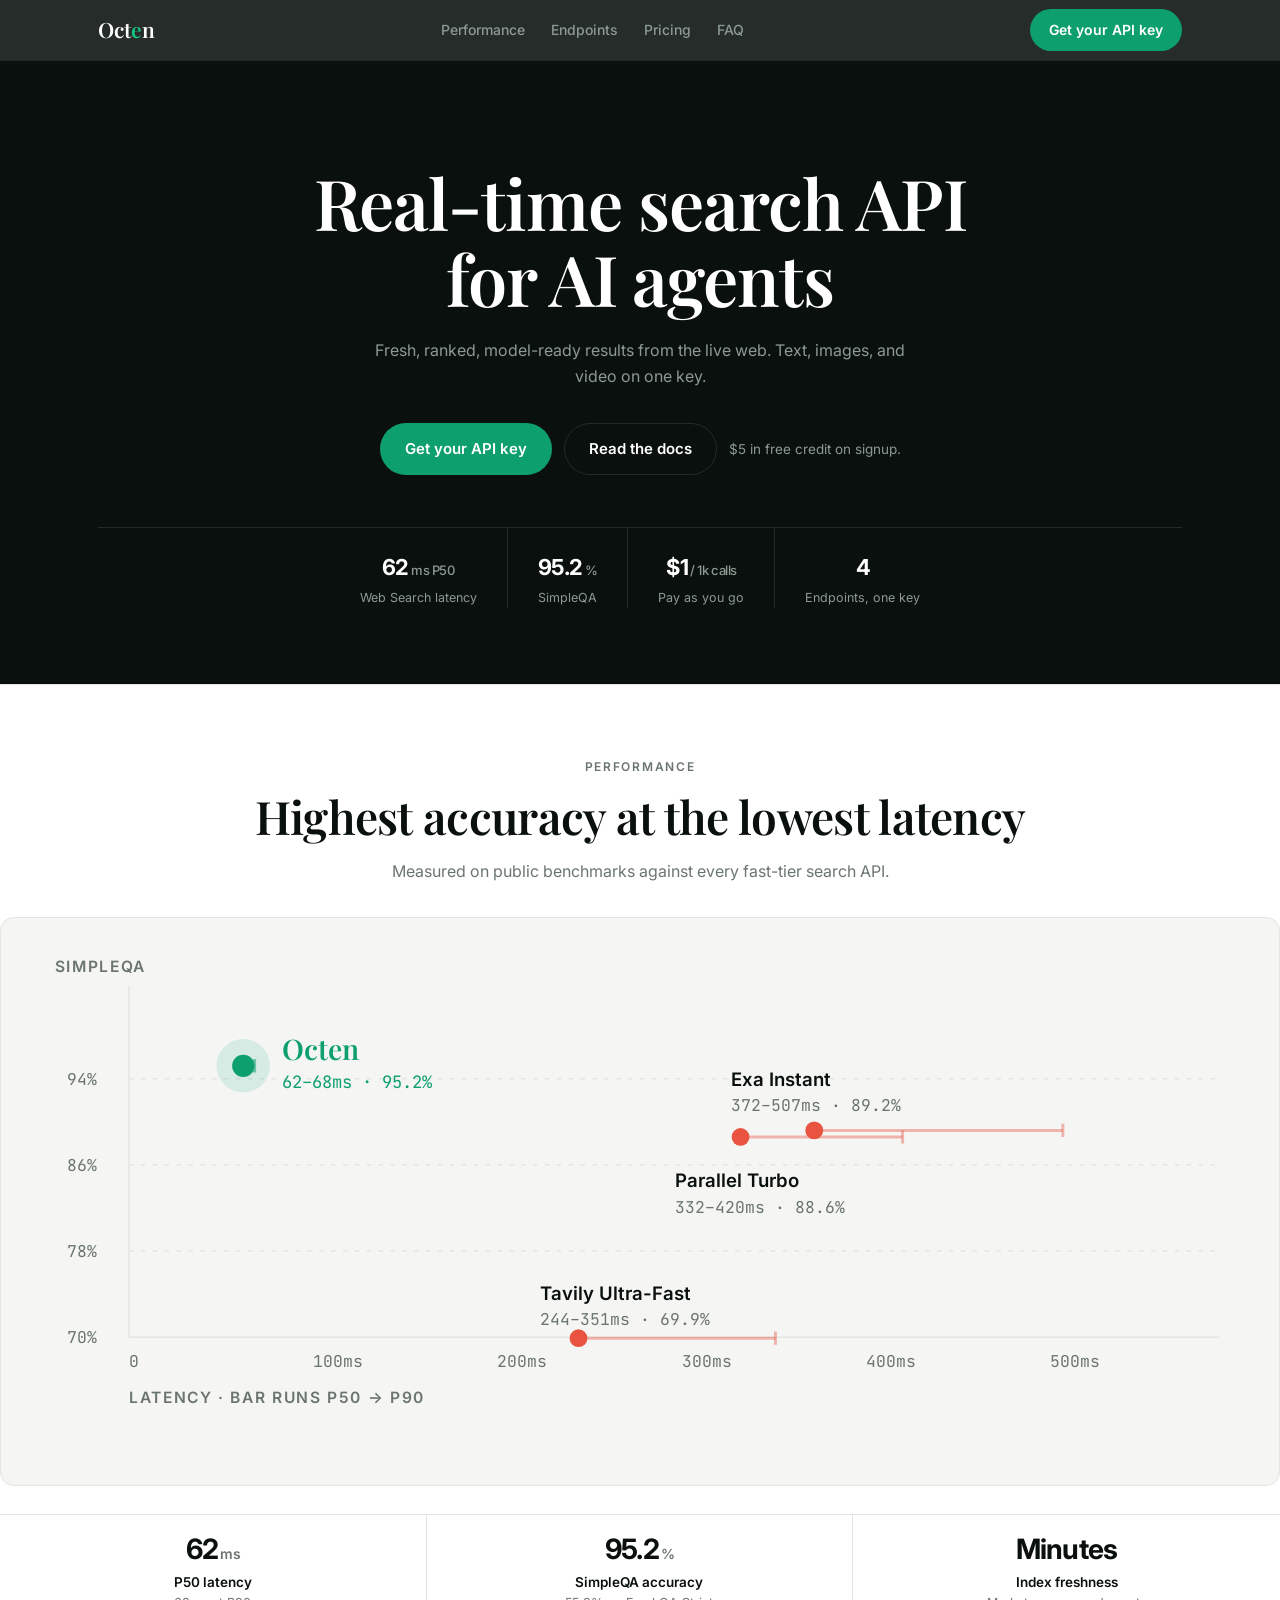
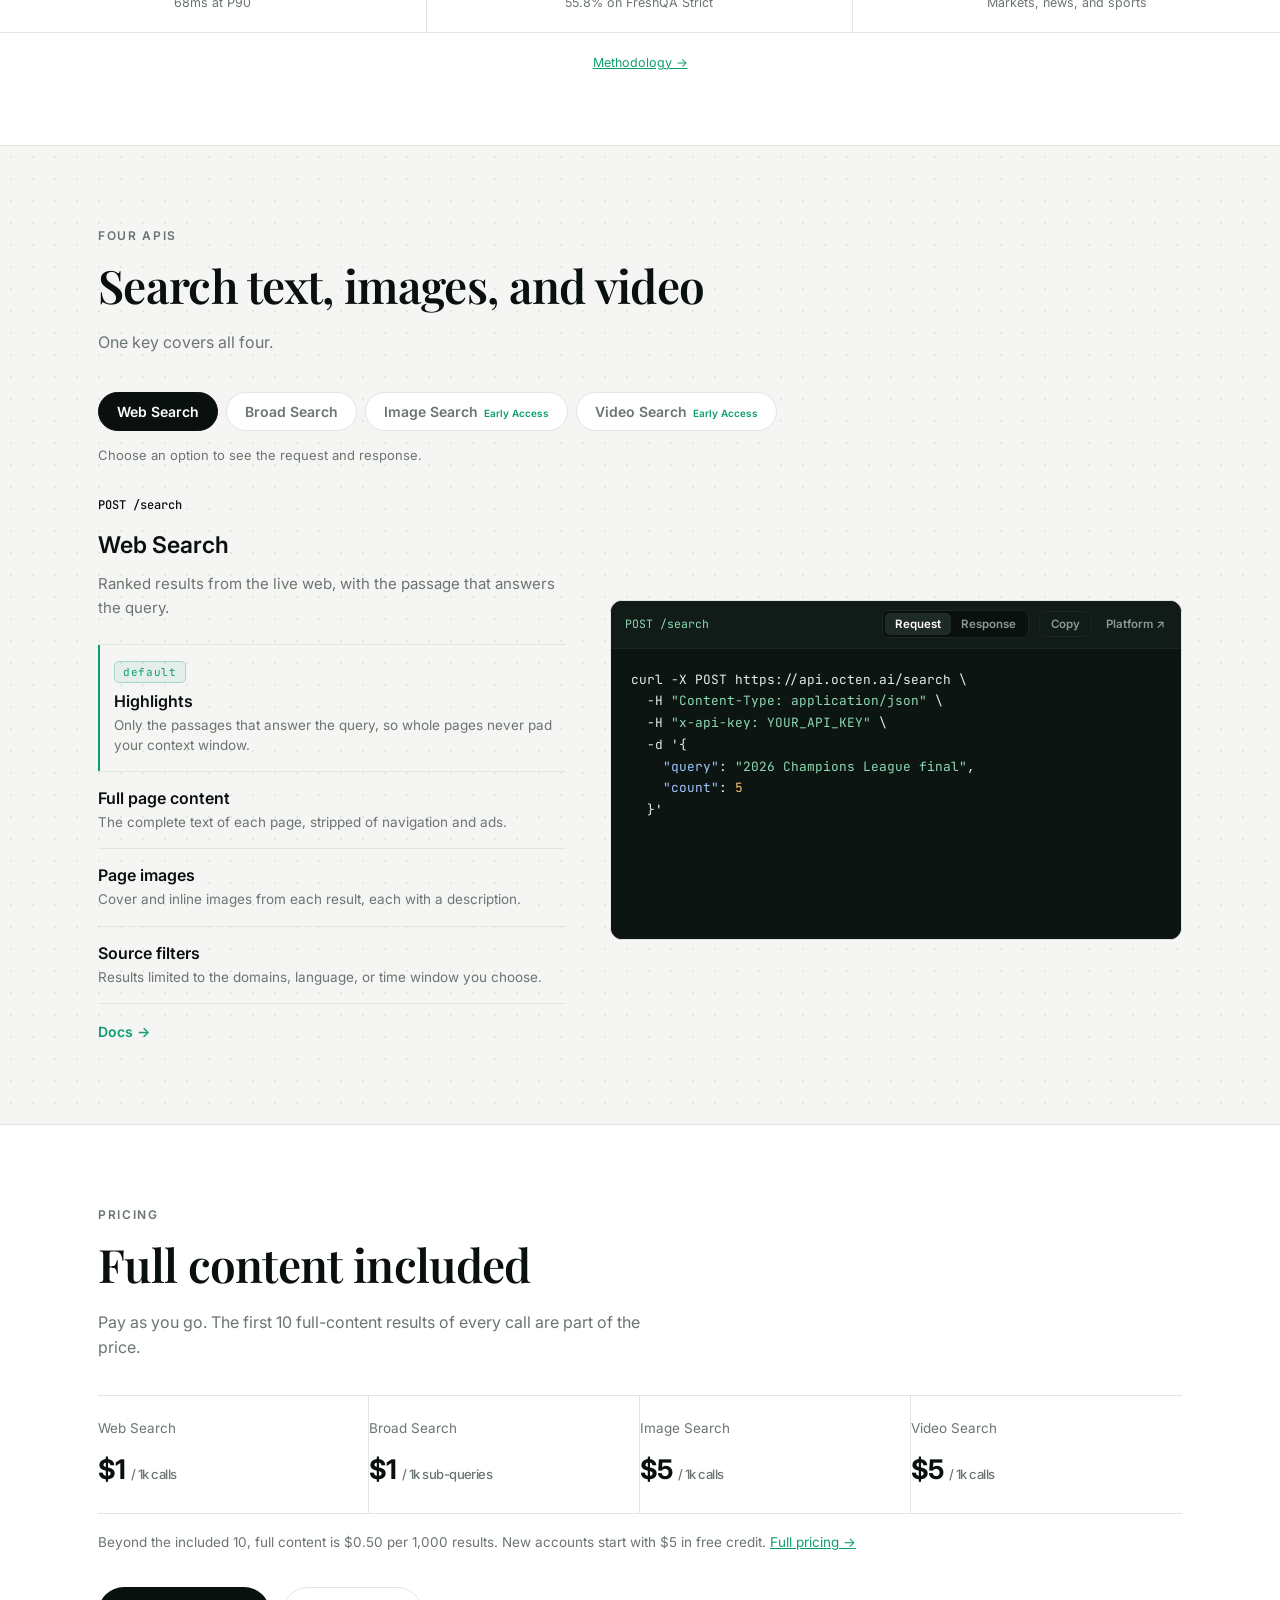
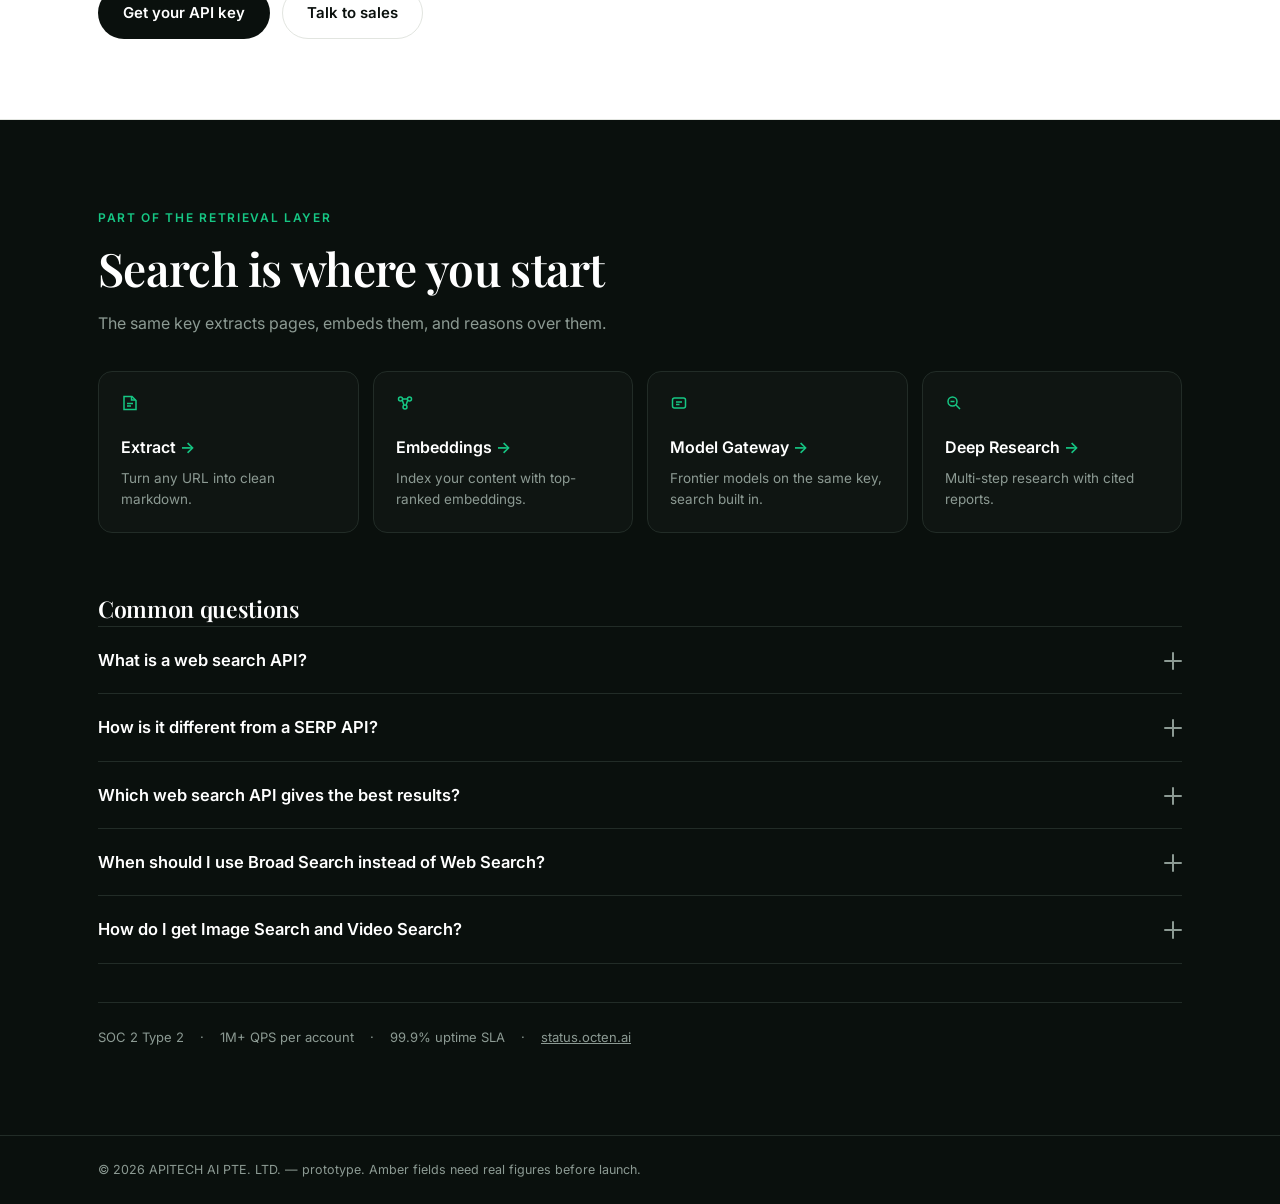
<file: octen-search-lp-v13.html>
<!DOCTYPE html>
<html lang="en">
<head>
<meta charset="UTF-8">
<meta name="viewport" content="width=device-width, initial-scale=1.0">
<title>Search API for AI Agents — Web, Image, Video | Octen</title>
<link rel="preconnect" href="https://fonts.googleapis.com">
<link rel="preconnect" href="https://fonts.gstatic.com" crossorigin>
<link href="https://fonts.googleapis.com/css2?family=Playfair+Display:wght@500;600&family=Inter:wght@400;500;600;700&family=JetBrains+Mono:wght@400;500&display=swap" rel="stylesheet">
<style>
:root{
  --ink:#0A100D;--paper:#F5F6F4;--paper-2:#FFFFFF;
  --line:#E2E5E0;--line-dark:#222C27;
  --green:#0E9F6E;--green-bright:#16C784;
  --coral:#E8543F;--coral-soft:#F5B5A9;
  --muted:#6B7570;--muted-dark:#8C9A93;
  --radius:14px;--maxw:1140px;
}
*{box-sizing:border-box;margin:0;padding:0}
html{scroll-behavior:smooth}
body{background:var(--paper);color:var(--ink);font-family:'Inter',-apple-system,BlinkMacSystemFont,sans-serif;font-size:16px;line-height:1.6;-webkit-font-smoothing:antialiased}
.serif{font-family:'Playfair Display',Georgia,serif;font-weight:600;letter-spacing:-.015em;line-height:1.08}
.wrap{max-width:var(--maxw);margin:0 auto;padding:0 28px}
section{padding:80px 0}
.metrics{display:grid;grid-template-columns:repeat(3,1fr);margin-top:28px;border-top:1px solid var(--line);border-bottom:1px solid var(--line);text-align:center}
.metric{padding:20px 24px;border-right:1px solid var(--line)}
.metric:last-child{border-right:none}
.mv{font-size:28px;font-weight:700;letter-spacing:-.025em;line-height:1.05;white-space:nowrap}
.mv em{font-style:normal;font-size:14px;font-weight:600;color:var(--muted);margin-left:2px}
.mk{font-size:13.5px;font-weight:600;color:var(--ink);margin-top:10px;line-height:1.3}
.ms{font-size:12.5px;color:var(--muted);margin-top:3px;line-height:1.35}
.dots{background-image:radial-gradient(var(--line) 1px,transparent 1px);background-size:22px 22px}
.dots-dark{background-image:radial-gradient(rgba(255,255,255,.07) 1px,transparent 1px);background-size:22px 22px}
.eyebrow{display:block;font-size:12px;font-weight:600;letter-spacing:.14em;text-transform:uppercase;color:var(--muted);margin-bottom:16px}
.eyebrow.on-dark{color:var(--muted-dark)}
h1.hero{font-size:clamp(38px,6vw,70px)}
h2.big{font-size:clamp(28px,4vw,46px)}
.lead{font-size:clamp(16px,1.25vw,18px);color:var(--muted);max-width:56ch}
.lead.on-dark{color:var(--muted-dark)}

nav{position:sticky;top:0;z-index:60;background:rgba(10,16,13,.88);backdrop-filter:blur(10px);border-bottom:1px solid var(--line-dark)}
nav .wrap{display:flex;align-items:center;justify-content:space-between;height:60px}
.logo{font-family:'Playfair Display',Georgia,serif;font-size:21px;font-weight:600;color:#fff}
.logo span{color:var(--green-bright)}
.navlinks{display:flex;gap:26px}
.navlinks a{color:var(--muted-dark);text-decoration:none;font-size:14px;font-weight:500}
.navlinks a:hover{color:#fff}

.btn{display:inline-flex;align-items:center;gap:8px;font-size:15px;font-weight:600;text-decoration:none;padding:13px 24px;border-radius:999px;border:1px solid transparent;transition:background .15s,border-color .15s,transform .15s;cursor:pointer}
.btn:focus-visible{outline:2px solid var(--green-bright);outline-offset:3px}
.btn-primary{background:var(--green);color:#fff}
.btn-primary:hover{background:#0c8a5f;transform:translateY(-1px)}
.btn-ghost{background:transparent;color:#fff;border-color:var(--line-dark)}
.btn-ghost:hover{border-color:var(--muted-dark)}
.btn-outline{background:transparent;color:var(--ink);border-color:var(--line)}
.btn-outline:hover{border-color:var(--ink)}
.btn-sm{padding:9px 18px;font-size:14px}
.btn-dark{background:var(--ink);color:#fff}
.btn-dark:hover{background:#1d2622;transform:translateY(-1px)}
.btn-outline{background:transparent;color:var(--ink);border-color:var(--line)}
.btn-outline:hover{border-color:var(--ink)}
.prices{display:grid;grid-template-columns:repeat(4,1fr);gap:0;margin-top:34px;border-top:1px solid var(--line);border-bottom:1px solid var(--line)}
.pr{padding:22px 24px 22px 0;border-right:1px solid var(--line)}
.pr:last-child{border-right:none}
.pn{display:block;font-size:13.5px;color:var(--muted);margin-bottom:8px}
.pv{font-size:27px;font-weight:700;letter-spacing:-.02em}
.pv em{font-style:normal;font-size:13px;font-weight:500;color:var(--muted);margin-left:5px}
.arrow{color:var(--green);text-decoration:none;font-weight:600;font-size:14px}
.arrow:hover{text-decoration:underline}

#hero{background:var(--ink);color:#fff;padding:104px 0 76px;text-align:center}
#hero .lead{margin-left:auto;margin-right:auto}
#hero .cta-row{justify-content:center}
#hero .stats{justify-content:center}
.cta-row{display:flex;flex-wrap:wrap;gap:12px;align-items:center;margin-top:34px}
.credit{font-size:13.5px;color:var(--muted-dark)}
.stats{display:flex;flex-wrap:wrap;margin-top:52px;border-top:1px solid var(--line-dark)}
.stat{padding:22px 30px 0;border-right:1px solid var(--line-dark)}
.stat:last-child{border-right:none}
.stat .v{font-size:22px;font-weight:700;letter-spacing:-.02em}
.stat .v .u{font-size:13px;font-weight:500;color:var(--muted-dark);margin-left:2px}
.stat .k{font-size:12.5px;color:var(--muted-dark);margin-top:2px}

/* response contract */
.rows{margin-top:44px;border-top:1px solid var(--line)}
.row{display:grid;grid-template-columns:130px 1fr;gap:32px;padding:26px 0;border-bottom:1px solid var(--line);align-items:baseline}
.tag{display:inline-block;font-family:'JetBrains Mono',monospace;font-size:11px;letter-spacing:.06em;border:1px solid var(--line);border-radius:5px;padding:3px 8px;background:var(--paper-2)}
.tag.on{color:var(--green);border-color:rgba(14,159,110,.3);background:rgba(14,159,110,.07)}
.row h4{font-size:17px;font-weight:600;margin-bottom:5px}
.row p{font-size:14.5px;color:var(--muted);max-width:62ch}
code.i{font-family:'JetBrains Mono',monospace;font-size:12.5px;background:#EDEFEB;padding:2px 5px;border-radius:4px;color:var(--ink)}
code.d{font-family:'JetBrains Mono',monospace;font-size:12.5px;background:#1B2521;padding:2px 5px;border-radius:4px;color:#8DD9B4}

/* performance */
.panel{background:var(--paper-2);border:1px solid var(--line);border-radius:var(--radius);padding:30px}
.facts{display:grid;grid-template-columns:repeat(2,1fr);gap:14px 34px;margin-top:6px}
.fact{display:flex;gap:11px;align-items:flex-start;font-size:15px}
.fact svg{flex:none;margin-top:5px}
.note{font-size:12.5px;color:var(--muted);margin-top:18px;line-height:1.6}
.note a{color:var(--green)}
.pending{font-family:'JetBrains Mono',monospace;font-size:11.5px;color:#9A6B00;background:#FFF6E0;border:1px dashed #E8C877;border-radius:5px;padding:3px 8px;display:inline-block}

/* broad */
#broad{background:var(--ink);color:#fff}
.cost .v{font-family:'JetBrains Mono',monospace;font-size:27px;font-weight:500;letter-spacing:-.02em;font-variant-numeric:tabular-nums}
.cost .v.us{color:var(--green-bright)}
.cost .k{font-size:11.5px;color:var(--muted-dark);letter-spacing:.06em;text-transform:uppercase;margin-top:6px}

pre{background:#0D1512;color:#E6EDE9;border-radius:12px;padding:20px;overflow-x:auto;font-family:'JetBrains Mono',monospace;font-size:12.8px;line-height:1.7;border:1px solid var(--line-dark)}
pre.on-paper{border-color:#1B2521}
.k-str{color:#8DD9B4}.k-key{color:#9FC6FF}.k-num{color:#F5C877}.k-cm{color:#657A70}

/* endpoint tabs */
.tabs{display:flex;flex-wrap:wrap;gap:8px;margin-top:36px}
.tab{font-size:14px;font-weight:600;padding:10px 18px;border-radius:999px;border:1px solid var(--line);background:var(--paper-2);color:var(--muted);cursor:pointer;font-family:inherit}
.tab[aria-selected="true"]{background:var(--ink);color:#fff;border-color:var(--ink)}
.tab:focus-visible{outline:2px solid var(--green);outline-offset:2px}
.tab .ea{font-size:10px;font-weight:600;color:var(--green);margin-left:6px}
.tab[aria-selected="true"] .ea{color:var(--green-bright)}
.pane{display:none;margin-top:30px}
.pane.on{display:block}
.pane-head{display:grid;grid-template-columns:.9fr 1.1fr;gap:44px;align-items:center}
.rowsel{margin-top:24px;border-top:1px solid var(--line)}
.rsel{display:block;width:100%;text-align:left;font-family:inherit;background:none;border:none;border-bottom:1px solid var(--line);padding:16px 14px 16px 0;cursor:pointer;position:relative;transition:padding-left .15s}
.rsel::before{content:'';position:absolute;left:0;top:0;bottom:0;width:2px;background:transparent;transition:background .15s}
.rsel:hover .rt{color:var(--green)}
.rsel.on::before{background:var(--green)}
.rsel.on{padding-left:16px}
.rsel:focus-visible{outline:2px solid var(--green);outline-offset:-2px}
.rsel .rt{display:block;font-size:16px;font-weight:600;color:var(--ink);margin-bottom:4px;transition:color .15s}
.rsel .rd{display:block;font-size:13.5px;color:var(--muted);line-height:1.5}
.rsel .tag{margin-bottom:8px}
.codepanel{border:1px solid var(--line);border-radius:12px;overflow:hidden;background:#0D1512}
.codehead{display:flex;align-items:center;gap:10px;padding:9px 12px 9px 14px;background:#111B17;border-bottom:1px solid #1B2521}
.cpath{font-family:'JetBrains Mono',monospace;font-size:11.5px;color:#8DD9B4;margin-right:auto;white-space:nowrap}
.ctoggle{display:flex;background:#0A100D;border:1px solid #1B2521;border-radius:7px;padding:2px}
.ctg{font-family:inherit;font-size:11.5px;font-weight:600;color:var(--muted-dark);background:none;border:none;border-radius:5px;padding:4px 10px;cursor:pointer}
.ctg.on{background:#1E2A25;color:#fff}
.ctg:focus-visible,.ccopy:focus-visible,.cplat:focus-visible{outline:2px solid var(--green-bright);outline-offset:1px}
.ccopy{font-family:inherit;font-size:11.5px;font-weight:600;color:var(--muted-dark);background:none;border:1px solid #1B2521;border-radius:7px;padding:5px 11px;cursor:pointer;transition:color .15s,border-color .15s}
.ccopy:hover{color:#fff;border-color:#35443D}
.ccopy.done{color:var(--green-bright);border-color:rgba(22,199,132,.4)}
.cplat{font-size:11.5px;font-weight:600;color:var(--muted-dark);text-decoration:none;padding:5px 4px;white-space:nowrap}
.cplat:hover{color:var(--green-bright)}
.snipbox{min-height:290px}
.snipbox pre{margin:0;border:none;border-radius:0;background:#0D1512;min-height:290px}
.snip-c,.snip-r{display:none}
.snip-c.on,.snip-r.on{display:block}
.hint{font-size:13px;color:var(--muted);margin-top:14px}
.pane-kind{font-family:'JetBrains Mono',monospace;font-size:12px;color:var(--muted);margin-bottom:12px}
.pane-kind b{color:var(--ink);font-weight:500}
.pane h3{font-size:23px;font-weight:600;margin-bottom:8px}
.pane p{font-size:15px;color:var(--muted);max-width:52ch}
.snips{display:grid;gap:12px}
.snip .lbl{font-size:12.5px;font-weight:600;color:var(--muted);margin-bottom:6px}

details{border-bottom:1px solid var(--line-dark)}
details:first-of-type{border-top:1px solid var(--line-dark)}
summary{cursor:pointer;padding:20px 0;font-size:16.5px;font-weight:600;color:#fff;list-style:none;display:flex;justify-content:space-between;gap:20px;align-items:flex-start}
summary::-webkit-details-marker{display:none}
summary:focus-visible{outline:2px solid var(--green-bright);outline-offset:3px}
.ico{flex:none;width:18px;height:18px;position:relative;margin-top:5px}
.ico::before,.ico::after{content:'';position:absolute;background:var(--muted-dark);border-radius:2px;transition:transform .2s}
.ico::before{top:8px;left:0;width:18px;height:2px}
.ico::after{top:0;left:8px;width:2px;height:18px}
details[open] .ico::after{transform:rotate(90deg)}
.ans{padding:0 0 22px;font-size:15px;color:var(--muted-dark);max-width:76ch;line-height:1.7}

.stackgrid{display:grid;grid-template-columns:repeat(4,1fr);gap:14px;margin-top:34px}
.scard{display:block;border:1px solid var(--line-dark);border-radius:var(--radius);padding:22px;text-decoration:none;background:rgba(255,255,255,.02);transition:border-color .15s,background .15s,transform .15s}
.scard:hover{border-color:#35443D;background:rgba(255,255,255,.045);transform:translateY(-2px)}
.scard:focus-visible{outline:2px solid var(--green-bright);outline-offset:3px}
.scard .si{display:block;color:var(--green-bright);margin-bottom:16px}
.scard .st{display:block;font-size:16px;font-weight:600;color:#fff;margin-bottom:7px}
.scard .sa{color:var(--green-bright)}
.scard .sd{display:block;font-size:13.5px;color:var(--muted-dark);line-height:1.55}
#final{background:var(--ink);color:#fff;padding:88px 0}
.trust{display:flex;gap:16px;flex-wrap:wrap;margin-top:38px;padding-top:24px;border-top:1px solid var(--line-dark);font-size:13px;color:var(--muted-dark);align-items:center}
.trust a{color:var(--muted-dark)}
footer{background:var(--ink);border-top:1px solid var(--line-dark);padding:24px 0;color:var(--muted-dark);font-size:12.5px}

@media (max-width:920px){
  .pane-head{grid-template-columns:1fr}
  .snipbox,.snipbox pre{min-height:0}
  .codehead{flex-wrap:wrap}
  .stackgrid,.prices{grid-template-columns:repeat(2,1fr)}
  .metrics{grid-template-columns:1fr}
  .metric{padding:16px 0;border-right:none;border-bottom:1px solid var(--line)}
  .metric:last-child{border-bottom:none}
  .pr{padding-left:0}
  .pr:nth-child(2){border-right:none}
  .row{grid-template-columns:1fr;gap:12px}
  section{padding:72px 0}
  .navlinks{display:none}
}
@media (max-width:600px){
  .stat{border-right:none;padding:14px 0}
  .stackgrid,.prices{grid-template-columns:1fr}
  .pr{border-right:none;border-bottom:1px solid var(--line)}
  .pr:last-child{border-bottom:none}
}
@media (prefers-reduced-motion:reduce){*{transition:none!important;animation:none!important}html{scroll-behavior:auto}}
</style>
</head>
<body>

<nav>
  <div class="wrap">
    <div class="logo">Oct<span>e</span>n</div>
    <div class="navlinks">
      <a href="#perf">Performance</a>
      <a href="#endpoints">Endpoints</a>
      <a href="#pricing">Pricing</a>
      <a href="#faq">FAQ</a>
    </div>
    <a href="#final" class="btn btn-primary btn-sm">Get your API key</a>
  </div>
</nav>

<!-- 1 · HERO -->
<section id="hero" class="dots-dark">
  <div class="wrap">
    <h1 class="hero serif">Real-time search API<br>for AI agents</h1>
    <p class="lead on-dark" style="margin-top:22px">
      Fresh, ranked, model-ready results from the live web. Text, images, and video on one key.
    </p>
    <div class="cta-row">
      <a href="#final" class="btn btn-primary">Get your API key</a>
      <a href="#" class="btn btn-ghost">Read the docs</a>
      <span class="credit">$5 in free credit on signup.</span>
    </div>
    <div class="stats">
      <div class="stat"><div class="v">62<span class="u">ms P50</span></div><div class="k">Web Search latency</div></div>
      <div class="stat"><div class="v">95.2<span class="u">%</span></div><div class="k">SimpleQA</div></div>
      <div class="stat"><div class="v">$1<span class="u">/ 1k calls</span></div><div class="k">Pay as you go</div></div>
      <div class="stat"><div class="v">4</div><div class="k">Endpoints, one key</div></div>
    </div>
  </div>
</section>

<!-- 3 · PERFORMANCE -->
<section id="perf" style="background:var(--paper-2);border-top:1px solid var(--line);border-bottom:1px solid var(--line);text-align:center;padding:72px 0">
  <div class="wrap">
    <span class="eyebrow">Performance</span>
    <h2 class="big serif">Highest accuracy at the lowest latency</h2>
    <p class="lead" style="margin-top:18px;margin-left:auto;margin-right:auto">
      Measured on public benchmarks against every fast-tier search API.
    </p>


    </div>

    <div class="panel" style="margin-top:32px;background:var(--paper)">
      <svg viewBox="0 0 820 336" style="width:100%;height:auto" role="img" aria-label="Latency against SimpleQA accuracy on the fast tier. Each bar runs from the provider's P50 to its P90. Octen 62 to 68 milliseconds at 95.2 percent; Tavily Ultra-Fast 244 to 351 at 69.9 percent; Parallel Turbo 332 to 420 at 88.6 percent; Exa Instant 372 to 507 at 89.2 percent.">
        <g stroke="#E2E5E0" stroke-width="1">
          <line x1="66" y1="262" x2="800" y2="262"/><line x1="66" y1="26" x2="66" y2="262"/>
          <line x1="66" y1="204" x2="800" y2="204" stroke-dasharray="3 5"/>
          <line x1="66" y1="146" x2="800" y2="146" stroke-dasharray="3 5"/>
          <line x1="66" y1="88" x2="800" y2="88" stroke-dasharray="3 5"/>
        </g>
        <g font-family="JetBrains Mono, monospace" font-size="11" fill="#6B7570">
          <text x="66" y="282">0</text><text x="190.0" y="282">100ms</text><text x="314.0" y="282">200ms</text><text x="438.0" y="282">300ms</text><text x="562.0" y="282">400ms</text><text x="686.0" y="282">500ms</text>
          <text x="24" y="266">70%</text><text x="24" y="208">78%</text><text x="24" y="150">86%</text><text x="24" y="92">94%</text>
        </g>
        <g font-family="Inter, sans-serif" font-size="10.5" font-weight="600" fill="#6B7570" letter-spacing="1.1">
          <text x="66" y="306">LATENCY · BAR RUNS P50 → P90</text><text x="16" y="16">SIMPLEQA</text>
        </g>
        <line x1="142.9" y1="79.3" x2="150.3" y2="79.3" stroke="#0E9F6E" stroke-width="2.5" opacity=".55"/>
        <line x1="150.3" y1="74.8" x2="150.3" y2="83.8" stroke="#0E9F6E" stroke-width="2.5" opacity=".55"/>
        <circle cx="142.9" cy="79.3" r="18" fill="#0E9F6E" opacity=".13"/>
        <circle cx="142.9" cy="79.3" r="7.5" fill="#0E9F6E"/>
        <text x="168.9" y="75.3" text-anchor="start" font-family="Playfair Display, Georgia, serif" font-size="19" font-weight="600" fill="#0E9F6E">Octen</text>
        <text x="168.9" y="94.3" text-anchor="start" font-family="JetBrains Mono, monospace" font-size="11.5" fill="#0E9F6E">62–68ms · 95.2%</text>
        <line x1="368.6" y1="262.7" x2="501.2" y2="262.7" stroke="#E8543F" stroke-width="2" opacity=".4"/>
        <line x1="501.2" y1="258.2" x2="501.2" y2="267.2" stroke="#E8543F" stroke-width="2" opacity=".4"/>
        <circle cx="368.6" cy="262.7" r="6" fill="#E8543F"/>
        <text x="342.6" y="236.7" text-anchor="start" font-family="Inter, sans-serif" font-size="12.5" font-weight="600" fill="#0A100D">Tavily Ultra-Fast</text>
        <text x="342.6" y="253.7" text-anchor="start" font-family="JetBrains Mono, monospace" font-size="11" fill="#6B7570">244–351ms · 69.9%</text>
        <line x1="477.7" y1="127.2" x2="586.8" y2="127.2" stroke="#E8543F" stroke-width="2" opacity=".4"/>
        <line x1="586.8" y1="122.7" x2="586.8" y2="131.7" stroke="#E8543F" stroke-width="2" opacity=".4"/>
        <circle cx="477.7" cy="127.2" r="6" fill="#E8543F"/>
        <text x="433.7" y="161.2" text-anchor="start" font-family="Inter, sans-serif" font-size="12.5" font-weight="600" fill="#0A100D">Parallel Turbo</text>
        <text x="433.7" y="178.2" text-anchor="start" font-family="JetBrains Mono, monospace" font-size="11" fill="#6B7570">332–420ms · 88.6%</text>
        <line x1="527.3" y1="122.8" x2="694.7" y2="122.8" stroke="#E8543F" stroke-width="2" opacity=".4"/>
        <line x1="694.7" y1="118.3" x2="694.7" y2="127.3" stroke="#E8543F" stroke-width="2" opacity=".4"/>
        <circle cx="527.3" cy="122.8" r="6" fill="#E8543F"/>
        <text x="471.29999999999995" y="92.8" text-anchor="start" font-family="Inter, sans-serif" font-size="12.5" font-weight="600" fill="#0A100D">Exa Instant</text>
        <text x="471.29999999999995" y="109.8" text-anchor="start" font-family="JetBrains Mono, monospace" font-size="11" fill="#6B7570">372–507ms · 89.2%</text>
      </svg>
    </div>

    <div class="metrics">
      <div class="metric">
        <div class="mv">62<em>ms</em></div>
        <div class="mk">P50 latency</div>
        <div class="ms">68ms at P90</div>
      </div>
      <div class="metric">
        <div class="mv">95.2<em>%</em></div>
        <div class="mk">SimpleQA accuracy</div>
        <div class="ms">55.8% on FreshQA Strict</div>
      </div>
      <div class="metric">
        <div class="mv">Minutes</div>
        <div class="mk">Index freshness</div>
        <div class="ms">Markets, news, and sports</div>
      </div>
    </div>

        <p class="note" style="margin-top:20px"><a href="#">Methodology →</a></p>
  </div>
</section>

<!-- 4 · BROAD SEARCH -->
<!-- 4 · ENDPOINTS -->
<section id="endpoints" class="dots">
  <div class="wrap">
    <span class="eyebrow">Four APIs</span>
    <h2 class="big serif">Search text, images, and video</h2>
    <p class="lead" style="margin-top:20px">One key covers all four.</p>

    <div class="tabs" role="tablist">
      <button class="tab" role="tab" aria-selected="true" data-p="p1">Web Search</button>
      <button class="tab" role="tab" aria-selected="false" data-p="p2">Broad Search</button>
      <button class="tab" role="tab" aria-selected="false" data-p="p3">Image Search<span class="ea">Early Access</span></button>
      <button class="tab" role="tab" aria-selected="false" data-p="p4">Video Search<span class="ea">Early Access</span></button>
    </div>
    <p class="hint">Choose an option to see the request and response.</p>

    <div class="pane on" id="p1">
      <div class="pane-head">
        <div>
          <div class="pane-kind"><b>POST /search</b></div>
          <h3>Web Search</h3>
          <p>Ranked results from the live web, with the passage that answers the query.</p>
          <div class="rowsel" data-target="p1box">
          <button class="rsel on" data-s="s1a">
            <span class="tag on">default</span>
            <span class="rt">Highlights</span>
            <span class="rd">Only the passages that answer the query, so whole pages never pad your context window.</span>
          </button>
          <button class="rsel" data-s="s1b">
            
            <span class="rt">Full page content</span>
            <span class="rd">The complete text of each page, stripped of navigation and ads.</span>
          </button>
          <button class="rsel" data-s="s1c">
            
            <span class="rt">Page images</span>
            <span class="rd">Cover and inline images from each result, each with a description.</span>
          </button>
          <button class="rsel" data-s="s1d">
            
            <span class="rt">Source filters</span>
            <span class="rd">Results limited to the domains, language, or time window you choose.</span>
          </button>
          </div>
          <p style="margin-top:16px"><a href="#" class="arrow">Docs →</a></p>
        </div>
        <div class="codepanel">
          <div class="codehead">
            <span class="cpath">POST /search</span>
            <div class="ctoggle" data-box="p1box">
              <button class="ctg on" data-mode="req">Request</button>
              <button class="ctg" data-mode="res">Response</button>
            </div>
            <button class="ccopy" data-box="p1box">Copy</button>
            <a class="cplat" href="#" title="Open in API Platform">Platform ↗</a>
          </div>
          <div class="snipbox" id="p1box">
<pre class="snip-c on" id="s1a">curl -X POST https://api.octen.ai/search \
  -H <span class="k-str">"Content-Type: application/json"</span> \
  -H <span class="k-str">"x-api-key: YOUR_API_KEY"</span> \
  -d '{
    <span class="k-key">"query"</span>: <span class="k-str">"2026 Champions League final"</span>,
    <span class="k-key">"count"</span>: <span class="k-num">5</span>
  }'</pre>
<pre class="snip-c" id="s1b">curl -X POST https://api.octen.ai/search \
  -H <span class="k-str">"Content-Type: application/json"</span> \
  -H <span class="k-str">"x-api-key: YOUR_API_KEY"</span> \
  -d '{
    <span class="k-key">"query"</span>: <span class="k-str">"standing desk ergonomics"</span>,
    <span class="k-key">"full_content"</span>: { <span class="k-key">"enable"</span>: true, <span class="k-key">"max_tokens"</span>: <span class="k-num">4000</span> }
  }'</pre>
<pre class="snip-c" id="s1c">curl -X POST https://api.octen.ai/search \
  -H <span class="k-str">"Content-Type: application/json"</span> \
  -H <span class="k-str">"x-api-key: YOUR_API_KEY"</span> \
  -d '{
    <span class="k-key">"query"</span>: <span class="k-str">"northern lights tonight"</span>,
    <span class="k-key">"topic"</span>: <span class="k-str">"news"</span>,
    <span class="k-key">"include_images"</span>: true
  }'</pre>
<pre class="snip-c" id="s1d">curl -X POST https://api.octen.ai/search \
  -H <span class="k-str">"Content-Type: application/json"</span> \
  -H <span class="k-str">"x-api-key: YOUR_API_KEY"</span> \
  -d '{
    <span class="k-key">"query"</span>: <span class="k-str">"central bank rate decision"</span>,
    <span class="k-key">"include_domains"</span>: [<span class="k-str">"reuters.com"</span>, <span class="k-str">"bloomberg.com"</span>],
    <span class="k-key">"language"</span>: [<span class="k-str">"en"</span>],
    <span class="k-key">"time_range"</span>: <span class="k-str">"week"</span>
  }'</pre>
<pre class="snip-r" id="p1res">{
  <span class="k-key">"code"</span>: <span class="k-num">0</span>, <span class="k-key">"msg"</span>: <span class="k-str">"success"</span>,
  <span class="k-key">"request_id"</span>: <span class="k-str">"req_abc123def456"</span>,
  <span class="k-key">"data"</span>: { <span class="k-key">"results"</span>: [{
    <span class="k-key">"title"</span>: <span class="k-str">"Champions League final 2026 — result"</span>,
    <span class="k-key">"url"</span>: <span class="k-str">"https://www.uefa.com/uefachampionsleague/..."</span>,
    <span class="k-key">"highlight"</span>: <span class="k-str">"... won 2–1 after extra time, sealing a"</span>
                 <span class="k-str">"record-extending title ..."</span>,
    <span class="k-key">"authors"</span>: <span class="k-str">"UEFA"</span>,
    <span class="k-key">"time_published"</span>: <span class="k-str">"2026-05-30T21:48:00Z"</span>,
    <span class="k-key">"time_last_crawled"</span>: <span class="k-str">"2026-05-30T22:03:11Z"</span>
  }] },
  <span class="k-key">"meta"</span>: { <span class="k-key">"usage"</span>: { <span class="k-key">"num_search_queries"</span>: <span class="k-num">1</span> },
           <span class="k-key">"latency"</span>: <span class="k-num">64</span> }
}</pre>
          </div>
        </div>
      </div>
    </div>
    <div class="pane" id="p2">
      <div class="pane-head">
        <div>
          <div class="pane-kind"><b>POST /broad-search</b></div>
          <h3>Broad Search</h3>
          <p>Splits one question into sub-queries, searches them at once, and groups what comes back.</p>
          <div class="rowsel" data-target="p2box">
          <button class="rsel on" data-s="s2a">
            <span class="tag on">default</span>
            <span class="rt">Grouped results</span>
            <span class="rd">Results returned under the sub-query that found them.</span>
          </button>
          <button class="rsel" data-s="s2b">
            
            <span class="rt">Shared filters</span>
            <span class="rd">One set of parameters applied to every sub-query at once.</span>
          </button>
          <button class="rsel" data-s="s2c">
            
            <span class="rt">Full content</span>
            <span class="rd">Cleaned page text for the results of every sub-query.</span>
          </button>
          </div>
          <p style="margin-top:16px"><a href="#" class="arrow">Docs →</a></p>
        </div>
        <div class="codepanel">
          <div class="codehead">
            <span class="cpath">POST /broad-search</span>
            <div class="ctoggle" data-box="p2box">
              <button class="ctg on" data-mode="req">Request</button>
              <button class="ctg" data-mode="res">Response</button>
            </div>
            <button class="ccopy" data-box="p2box">Copy</button>
            <a class="cplat" href="#" title="Open in API Platform">Platform ↗</a>
          </div>
          <div class="snipbox" id="p2box">
<pre class="snip-c on" id="s2a">curl -X POST https://api.octen.ai/broad-search \
  -H <span class="k-str">"Content-Type: application/json"</span> \
  -H <span class="k-str">"x-api-key: YOUR_API_KEY"</span> \
  -d '{
    <span class="k-key">"query"</span>: <span class="k-str">"state of solid-state battery technology"</span>,
    <span class="k-key">"max_queries"</span>: <span class="k-num">12</span>
  }'</pre>
<pre class="snip-c" id="s2b">curl -X POST https://api.octen.ai/broad-search \
  -H <span class="k-str">"Content-Type: application/json"</span> \
  -H <span class="k-str">"x-api-key: YOUR_API_KEY"</span> \
  -d '{
    <span class="k-key">"query"</span>: <span class="k-str">"central bank decisions globally"</span>,
    <span class="k-key">"max_queries"</span>: <span class="k-num">8</span>,
    <span class="k-key">"search_options"</span>: {
      <span class="k-key">"topic"</span>: <span class="k-str">"news"</span>,
      <span class="k-key">"time_range"</span>: <span class="k-str">"week"</span>
    }
  }'</pre>
<pre class="snip-c" id="s2c">curl -X POST https://api.octen.ai/broad-search \
  -H <span class="k-str">"Content-Type: application/json"</span> \
  -H <span class="k-str">"x-api-key: YOUR_API_KEY"</span> \
  -d '{
    <span class="k-key">"query"</span>: <span class="k-str">"compare cloud GPU pricing"</span>,
    <span class="k-key">"max_queries"</span>: <span class="k-num">8</span>,
    <span class="k-key">"search_options"</span>: {
      <span class="k-key">"full_content"</span>: { <span class="k-key">"enable"</span>: true }
    }
  }'</pre>
<pre class="snip-r" id="p2res">{
  <span class="k-key">"data"</span>: {
    <span class="k-key">"queries"</span>: [<span class="k-str">"solid-state battery pilot lines 2026"</span>,
                <span class="k-str">"sulfide vs oxide electrolyte progress"</span>, ...],
    <span class="k-key">"search_results"</span>: [{
      <span class="k-key">"query"</span>: <span class="k-str">"solid-state battery pilot lines 2026"</span>,
      <span class="k-key">"results"</span>: [{ <span class="k-key">"title"</span>: <span class="k-str">"..."</span>, <span class="k-key">"url"</span>: <span class="k-str">"..."</span>,
                    <span class="k-key">"highlight"</span>: <span class="k-str">"..."</span> }],
      <span class="k-key">"latency"</span>: <span class="k-num">69</span>
    }, ...]
  },
  <span class="k-key">"meta"</span>: { <span class="k-key">"usage"</span>: { <span class="k-key">"num_search_queries"</span>: <span class="k-num">12</span> } }
}</pre>
          </div>
        </div>
      </div>
    </div>
    <div class="pane" id="p3">
      <div class="pane-head">
        <div>
          <div class="pane-kind"><b>POST /image-search</b> · Early Access</div>
          <h3>Image Search</h3>
          <p>Images from the open web, by text query or by reference image.</p>
          <div class="rowsel" data-target="p3box">
          <button class="rsel on" data-s="s3a">
            <span class="tag on">default</span>
            <span class="rt">Text query</span>
            <span class="rd">Images from across the web, each with its source page and a description.</span>
          </button>
          <button class="rsel" data-s="s3b">
            
            <span class="rt">Reference image</span>
            <span class="rd">Start from an image and get visually similar ones back.</span>
          </button>
          <button class="rsel" data-s="s3c">
            
            <span class="rt">Design mode</span>
            <span class="rd">A style summary and a reusable HTML snippet for each result.</span>
          </button>
          <button class="rsel" data-s="s3d">
            
            <span class="rt">Source filters</span>
            <span class="rd">Images limited to the domains you choose.</span>
          </button>
          </div>
          <p style="margin-top:16px"><a href="#" class="arrow">Request access →</a></p>
        </div>
        <div class="codepanel">
          <div class="codehead">
            <span class="cpath">POST /image-search</span>
            <div class="ctoggle" data-box="p3box">
              <button class="ctg on" data-mode="req">Request</button>
              <button class="ctg" data-mode="res">Response</button>
            </div>
            <button class="ccopy" data-box="p3box">Copy</button>
            <a class="cplat" href="#" title="Open in API Platform">Platform ↗</a>
          </div>
          <div class="snipbox" id="p3box">
<pre class="snip-c on" id="s3a">curl -X POST https://api.octen.ai/image-search \
  -H <span class="k-str">"Content-Type: application/json"</span> \
  -H <span class="k-str">"x-api-key: YOUR_API_KEY"</span> \
  -d '{
    <span class="k-key">"inputs"</span>: [{ <span class="k-key">"type"</span>: <span class="k-str">"text"</span>, <span class="k-key">"data"</span>: <span class="k-str">"red sports car"</span> }],
    <span class="k-key">"count"</span>: <span class="k-num">5</span>
  }'</pre>
<pre class="snip-c" id="s3b">curl -X POST https://api.octen.ai/image-search \
  -H <span class="k-str">"Content-Type: application/json"</span> \
  -H <span class="k-str">"x-api-key: YOUR_API_KEY"</span> \
  -d '{
    <span class="k-key">"inputs"</span>: [{ <span class="k-key">"type"</span>: <span class="k-str">"image"</span>,
                 <span class="k-key">"url"</span>: <span class="k-str">"https://example.com/reference.jpg"</span> }]
  }'</pre>
<pre class="snip-c" id="s3c">curl -X POST https://api.octen.ai/image-search \
  -H <span class="k-str">"Content-Type: application/json"</span> \
  -H <span class="k-str">"x-api-key: YOUR_API_KEY"</span> \
  -d '{
    <span class="k-key">"inputs"</span>: [{ <span class="k-key">"type"</span>: <span class="k-str">"text"</span>,
                 <span class="k-key">"data"</span>: <span class="k-str">"pricing table, dark theme, SaaS"</span> }],
    <span class="k-key">"topic"</span>: <span class="k-str">"design"</span>,
    <span class="k-key">"html_snippet"</span>: { <span class="k-key">"enable"</span>: true }
  }'</pre>
<pre class="snip-c" id="s3d">curl -X POST https://api.octen.ai/image-search \
  -H <span class="k-str">"Content-Type: application/json"</span> \
  -H <span class="k-str">"x-api-key: YOUR_API_KEY"</span> \
  -d '{
    <span class="k-key">"inputs"</span>: [{ <span class="k-key">"type"</span>: <span class="k-str">"text"</span>, <span class="k-key">"data"</span>: <span class="k-str">"Mars rover photos"</span> }],
    <span class="k-key">"include_domains"</span>: [<span class="k-str">"nasa.gov"</span>]
  }'</pre>
<pre class="snip-r" id="p3res">{
  <span class="k-key">"request_id"</span>: <span class="k-str">"req_9d1c4f7a2e6b0853"</span>,
  <span class="k-key">"data"</span>: { <span class="k-key">"results"</span>: [{
    <span class="k-key">"title"</span>: <span class="k-str">"Red sports car on coastal road"</span>,
    <span class="k-key">"url"</span>: <span class="k-str">"https://images.example.com/red-coupe.jpg"</span>,
    <span class="k-key">"source_page"</span>: <span class="k-str">"https://example.com/photos/red-coupe"</span>,
    <span class="k-key">"description"</span>: <span class="k-str">"A red sports car photographed in profile"</span>
                   <span class="k-str">"against a coastal backdrop."</span>,
    <span class="k-key">"width"</span>: <span class="k-num">1920</span>, <span class="k-key">"height"</span>: <span class="k-num">1280</span>,
    <span class="k-key">"thumbnail"</span>: <span class="k-str">"https://images.example.com/red-coupe.jpg?w=200"</span>
  }] },
  <span class="k-key">"meta"</span>: { <span class="k-key">"latency"</span>: <span class="k-num">642</span> }
}</pre>
          </div>
        </div>
      </div>
    </div>
    <div class="pane" id="p4">
      <div class="pane-head">
        <div>
          <div class="pane-kind"><b>POST /video-search</b> · Early Access</div>
          <h3>Video Search</h3>
          <p>Videos from the open web, with the metadata to preview or embed them.</p>
          <div class="rowsel" data-target="p4box">
          <button class="rsel on" data-s="s4a">
            <span class="tag on">default</span>
            <span class="rt">Text query</span>
            <span class="rd">Videos with source page, cover image, duration, and publish time.</span>
          </button>
          <button class="rsel" data-s="s4b">
            
            <span class="rt">Recent only</span>
            <span class="rd">Videos limited to the publish window you choose.</span>
          </button>
          </div>
          <p style="margin-top:16px"><a href="#" class="arrow">Request access →</a></p>
        </div>
        <div class="codepanel">
          <div class="codehead">
            <span class="cpath">POST /video-search</span>
            <div class="ctoggle" data-box="p4box">
              <button class="ctg on" data-mode="req">Request</button>
              <button class="ctg" data-mode="res">Response</button>
            </div>
            <button class="ccopy" data-box="p4box">Copy</button>
            <a class="cplat" href="#" title="Open in API Platform">Platform ↗</a>
          </div>
          <div class="snipbox" id="p4box">
<pre class="snip-c on" id="s4a">curl -X POST https://api.octen.ai/video-search \
  -H <span class="k-str">"Content-Type: application/json"</span> \
  -H <span class="k-str">"x-api-key: YOUR_API_KEY"</span> \
  -d '{
    <span class="k-key">"inputs"</span>: [{ <span class="k-key">"type"</span>: <span class="k-str">"text"</span>,
                 <span class="k-key">"data"</span>: <span class="k-str">"how to tie a bowline knot"</span> }],
    <span class="k-key">"count"</span>: <span class="k-num">3</span>
  }'</pre>
<pre class="snip-c" id="s4b">curl -X POST https://api.octen.ai/video-search \
  -H <span class="k-str">"Content-Type: application/json"</span> \
  -H <span class="k-str">"x-api-key: YOUR_API_KEY"</span> \
  -d '{
    <span class="k-key">"inputs"</span>: [{ <span class="k-key">"type"</span>: <span class="k-str">"text"</span>, <span class="k-key">"data"</span>: <span class="k-str">"keynote highlights"</span> }],
    <span class="k-key">"time_range"</span>: <span class="k-str">"week"</span>
  }'</pre>
<pre class="snip-r" id="p4res">{
  <span class="k-key">"request_id"</span>: <span class="k-str">"20260627120000001ABCDE12345"</span>,
  <span class="k-key">"data"</span>: { <span class="k-key">"results"</span>: [{
    <span class="k-key">"title"</span>: <span class="k-str">"How to Tie a Bowline Knot"</span>,
    <span class="k-key">"url"</span>: <span class="k-str">"https://videos.example.com/watch/bowline.mp4"</span>,
    <span class="k-key">"source_page"</span>: <span class="k-str">"https://example.com/knots/bowline"</span>,
    <span class="k-key">"description"</span>: <span class="k-str">"A step-by-step demonstration of the bowline,"</span>
                   <span class="k-str">"tied slowly then at speed."</span>,
    <span class="k-key">"cover_url"</span>: <span class="k-str">"https://cdn.example.com/thumbs/bowline.jpg"</span>,
    <span class="k-key">"duration_seconds"</span>: <span class="k-num">184</span>,
    <span class="k-key">"time_published"</span>: <span class="k-str">"2026-02-14T09:30:00Z"</span>
  }] },
  <span class="k-key">"meta"</span>: { <span class="k-key">"latency"</span>: <span class="k-num">482</span> }
}</pre>
          </div>
        </div>
      </div>
    </div>
  </div>
</section>

<!-- 6 · PRICING -->
<section id="pricing" style="background:var(--paper-2);border-top:1px solid var(--line);border-bottom:1px solid var(--line)">
  <div class="wrap">
    <span class="eyebrow">Pricing</span>
    <h2 class="big serif">Full content included</h2>
    <p class="lead" style="margin-top:20px">
      Pay as you go. The first 10 full-content results of every call are part of the price.
    </p>

    <div class="prices">
      <div class="pr"><span class="pn">Web Search</span><span class="pv">$1<em>/ 1k calls</em></span></div>
      <div class="pr"><span class="pn">Broad Search</span><span class="pv">$1<em>/ 1k sub-queries</em></span></div>
      <div class="pr"><span class="pn">Image Search</span><span class="pv">$5<em>/ 1k calls</em></span></div>
      <div class="pr"><span class="pn">Video Search</span><span class="pv">$5<em>/ 1k calls</em></span></div>
    </div>

    <p class="note" style="font-size:13.5px">
      Beyond the included 10, full content is $0.50 per 1,000 results. New accounts start with $5 in free credit. <a href="#">Full pricing →</a>
    </p>

    <div class="cta-row" style="margin-top:34px">
      <a href="#" class="btn btn-dark">Get your API key</a>
      <a href="#" class="btn btn-outline">Talk to sales</a>
    </div>
  </div>
</section>

<!-- 7 · STACK + FAQ -->
<section id="final">
  <div class="wrap">
    <span class="eyebrow on-dark" style="color:var(--green-bright)">Part of the retrieval layer</span>
    <h2 class="big serif">Search is where you start</h2>
    <p class="lead on-dark" style="margin-top:18px">
      The same key extracts pages, embeds them, and reasons over them.
    </p>

    <div class="stackgrid">
      <a class="scard" href="#">
        <span class="si"><svg width="18" height="18" viewBox="0 0 18 18" fill="none" stroke="currentColor" stroke-width="1.5"><path d="M3 2.5h8l4 4v9H3z"/><path d="M10.5 2.5V6h4M6 9.5h6M6 12h4"/></svg></span>
        <span class="st">Extract <span class="sa">→</span></span>
        <span class="sd">Turn any URL into clean markdown.</span>
      </a>
      <a class="scard" href="#">
        <span class="si"><svg width="18" height="18" viewBox="0 0 18 18" fill="none" stroke="currentColor" stroke-width="1.5"><circle cx="4.5" cy="5" r="2"/><circle cx="13.5" cy="5" r="2"/><circle cx="9" cy="13" r="2"/><path d="M6.3 6.2 7.9 11M11.7 6.2 10.1 11M6.5 5h5"/></svg></span>
        <span class="st">Embeddings <span class="sa">→</span></span>
        <span class="sd">Index your content with top-ranked embeddings.</span>
      </a>
      <a class="scard" href="#">
        <span class="si"><svg width="18" height="18" viewBox="0 0 18 18" fill="none" stroke="currentColor" stroke-width="1.5"><rect x="2.5" y="4" width="13" height="10" rx="2"/><path d="M6 8h6M6 10.5h3.5"/></svg></span>
        <span class="st">Model Gateway <span class="sa">→</span></span>
        <span class="sd">Frontier models on the same key, search built in.</span>
      </a>
      <a class="scard" href="#">
        <span class="si"><svg width="18" height="18" viewBox="0 0 18 18" fill="none" stroke="currentColor" stroke-width="1.5"><circle cx="7.5" cy="7.5" r="4.5"/><path d="M11 11l4 4M5.5 7.5h4"/></svg></span>
        <span class="st">Deep Research <span class="sa">→</span></span>
        <span class="sd">Multi-step research with cited reports.</span>
      </a>
    </div>

    <h3 class="serif" style="font-size:23px;margin:64px 0 4px;color:#fff" id="faq">Common questions</h3>
    <details>
      <summary>What is a web search API?<span class="ico"></span></summary>
      <div class="ans">It lets software query the live web and get structured results back, with no
      browser or scraping. Octen is built for LLMs and agents: results arrive as ranked highlights
      with timestamps and source URLs, ready to drop into a model's context.</div>
    </details>
    <details>
      <summary>How is it different from a SERP API?<span class="ico"></span></summary>
      <div class="ans">A SERP API scrapes a search engine and returns links and snippets — you still
      fetch and clean each page. Octen queries its own live index and returns the content itself:
      ranked, extracted, model-ready. One call replaces search plus crawl.</div>
    </details>
    <details>
      <summary>Which web search API gives the best results?<span class="ico"></span></summary>
      <div class="ans">Compare on public benchmarks within the same latency class. Among fast-tier
      search APIs, Octen leads on SimpleQA at 95.2% and FreshQA Strict at 55.8%, ahead of Exa,
      Parallel, and Tavily, at 62ms P50.</div>
    </details>
    <details>
      <summary>When should I use Broad Search instead of Web Search?<span class="ico"></span></summary>
      <div class="ans">Web Search for a single lookup: a fact, a price, a page. Broad Search when one
      question has several angles, like comparisons or research. Same parameters, same result
      fields — returned grouped by sub-query.</div>
    </details>
    <details>
      <summary>How do I get Image Search and Video Search?<span class="ico"></span></summary>
      <div class="ans">Both are in Early Access. Write to support@octen.ai and an existing key covers
      them once enabled.</div>
    </details>

    <div class="trust">
      <span>SOC 2 Type 2</span><span>·</span>
      <span>1M+ QPS per account</span><span>·</span>
      <span>99.9% uptime SLA</span><span>·</span>
      <a href="#">status.octen.ai</a>
    </div>
  </div>
</section>

<footer><div class="wrap">© 2026 APITECH AI PTE. LTD. — prototype. Amber fields need real figures before launch.</div></footer>

<script>
(function(){
  // tabs
  const tabs=[...document.querySelectorAll('.tab')];
  tabs.forEach(t=>t.addEventListener('click',()=>{
    tabs.forEach(x=>x.setAttribute('aria-selected', x===t));
    document.querySelectorAll('.pane').forEach(p=>p.classList.toggle('on',p.id===t.dataset.p));
  }));

  // request / response toggle
  document.querySelectorAll('.ctoggle').forEach(tg=>{
    const box=document.getElementById(tg.dataset.box);
    const btns=[...tg.querySelectorAll('.ctg')];
    btns.forEach(b=>b.addEventListener('click',()=>{
      btns.forEach(x=>x.classList.toggle('on',x===b));
      const res=b.dataset.mode==='res';
      box.querySelector('.snip-r').classList.toggle('on',res);
      box.querySelectorAll('.snip-c').forEach(c=>c.style.display = res ? 'none' : '');
    }));
  });

  // copy whatever is currently visible
  document.querySelectorAll('.ccopy').forEach(btn=>{
    btn.addEventListener('click',async()=>{
      const box=document.getElementById(btn.dataset.box);
      const shown=[...box.querySelectorAll('pre')].find(el=>el.offsetParent!==null);
      if(!shown) return;
      try{ await navigator.clipboard.writeText(shown.innerText); }
      catch(e){
        const r=document.createRange(); r.selectNodeContents(shown);
        const sel=getSelection(); sel.removeAllRanges(); sel.addRange(r);
      }
      btn.textContent='Copied'; btn.classList.add('done');
      setTimeout(()=>{btn.textContent='Copy'; btn.classList.remove('done');},1600);
    });
  });

  // each capability row selects the request shown beside it
  document.querySelectorAll('.rowsel').forEach(group=>{
    const box=document.getElementById(group.dataset.target);
    const rows=[...group.querySelectorAll('.rsel')];
    rows.forEach(r=>r.addEventListener('click',()=>{
      rows.forEach(x=>x.classList.toggle('on',x===r));
      box.querySelectorAll('.snip-c').forEach(s=>{
        s.classList.toggle('on',s.id===r.dataset.s);
        s.style.display='';
      });
      box.querySelector('.snip-r').classList.remove('on');
      const tg=box.parentElement.querySelector('.ctoggle');
      [...tg.querySelectorAll('.ctg')].forEach(b=>b.classList.toggle('on',b.dataset.mode==='req'));
    }));
  });

})();
</script>
</body>
</html>
</file>
<file: css/variables.css>
/* ==========================================================================
   Octen Design System - Global Variables & Reset
   Aligned with Octen 05-pricing Aesthetics (Obsidian Glass + Cyber Emerald)
   ========================================================================== */

@import url('https://fonts.googleapis.com/css2?family=DM+Mono:ital,wght@0,300;0,400;0,500;1,300;1,400;1,500&family=DM+Sans:ital,opsz,wght@0,9..40,100..1000;1,9..40,100..1000&family=Fraunces:ital,opsz,wght@0,9..144,100..900;1,9..144,100..900&family=JetBrains+Mono:ital,wght@0,100..800;1,100..800&display=swap');

:root {
  /* Typography */
  --font-sans: 'DM Sans', system-ui, -apple-system, BlinkMacSystemFont, "Segoe UI", Roboto, sans-serif;
  --font-serif: 'Fraunces', Georgia, serif;
  --font-mono: 'JetBrains Mono', 'DM Mono', monospace;

  /* Theme Colors - Light / Paper Surface */
  --surface-bg: #FCFCF8;
  --surface-paper: #F3F3F2;
  --surface-card: #FFFFFF;
  --surface-card-hover: #FAFAFA;
  --text-main: #0F172A;
  --text-body: #334155;
  --text-muted: rgb(118, 118, 118);
  --text-subtle: #8B8B8B;
  
  /* Theme Colors - Dark / Obsidian Space */
  --dark-bg: #080B12;
  --dark-bg-alt: #06090E;
  --dark-surface: #100F09;
  --dark-surface-2: #141816;
  --dark-border: #222C27;
  --dark-border-subtle: rgba(255, 255, 255, 0.08);
  --dark-text-main: #FFFFFF;
  --dark-text-muted: #94A3B8;
  --dark-text-dim: rgb(118, 118, 118);

  /* Brand Colors - Cyber Emerald & Neon */
  --primary-green: #039855;
  --primary-green-hover: #027A44;
  --neon-green: #70FE7E;
  --neon-green-bright: #60FF70;
  --emerald-accent: #00E599;
  --coral-red: #E8543F;

  /* Early Access Badge Colors */
  --badge-ea-bg: #E3FFE2;
  --badge-ea-border: #6FD1A5;
  --badge-ea-text: #1B9C62;

  /* Borders & Dividers */
  --border-light: #E7E7E3;
  --border-light-hover: #B5B5B0;
  --border-subtle: #E5E7EB;

  /* Shadows */
  --shadow-sm: 0 1px 3px rgba(0, 0, 0, 0.05);
  --shadow-md: 0 4px 16px rgba(0, 0, 0, 0.04);
  --shadow-lg: 0 12px 28px rgba(0, 0, 0, 0.08);
  --shadow-glow: 0 0 24px rgba(112, 254, 126, 0.25);

  /* Layout Containers */
  --max-width: 1312px;
  --max-width-wide: 1312px;
  --content-width: 1280px;
  --container-padding: 16px;
  --radius-sm: 8px;
  --radius-md: 12px;
  --radius-lg: 16px;
  --radius-xl: 24px;
  --radius-full: 9999px;
  --nav-height: 56px;
}

/* Box Sizing & Defaults */
*, *::before, *::after {
  box-sizing: border-box;
  margin: 0;
  padding: 0;
}

html {
  scroll-behavior: smooth;
  scroll-padding-top: 84px;
  font-family: var(--font-sans);
  background-color: var(--surface-bg);
  color: var(--text-main);
  -webkit-font-smoothing: antialiased;
  -moz-osx-font-smoothing: grayscale;
}

body {
  min-height: 100vh;
  line-height: 1.5;
  overflow-x: hidden;
  position: relative;
}

a {
  color: inherit;
  text-decoration: none;
}

button {
  font-family: inherit;
  cursor: pointer;
  border: none;
  background: none;
}

input, textarea, select {
  font-family: inherit;
}

code, pre {
  font-family: var(--font-mono);
}

.serif {
  font-family: var(--font-serif);
}

.mono {
  font-family: var(--font-mono);
}

.container {
  width: 100%;
  max-width: var(--max-width, 1312px);
  margin-left: auto;
  margin-right: auto;
  padding-left: var(--container-padding, 16px);
  padding-right: var(--container-padding, 16px);
  box-sizing: border-box;
}

.container-wide {
  width: 100%;
  max-width: var(--max-width-wide, 1312px);
  margin-left: auto;
  margin-right: auto;
  padding-left: var(--container-padding, 16px);
  padding-right: var(--container-padding, 16px);
  box-sizing: border-box;
}
</file>
<file: css/animations.css>
/* ==========================================================================
   Octen Design System - Animations & Interactive Effects
   Aligned with 05-pricing (Glow Pulses, Light Beams, Button Hovers)
   ========================================================================== */

/* Button Hover Styles */
.btn-dark-hover {
  position: relative !important;
  overflow: hidden !important;
  isolation: isolate !important;
  transition: transform 0.25s cubic-bezier(0.16, 1, 0.3, 1), box-shadow 0.25s cubic-bezier(0.16, 1, 0.3, 1), background-color 0.25s cubic-bezier(0.16, 1, 0.3, 1) !important;
}

.btn-dark-hover::before {
  content: '' !important;
  position: absolute !important;
  inset: 0 !important;
  border-radius: inherit !important;
  background: radial-gradient(33.01% 73.58% at 50% 100%, rgba(155, 155, 155, 0.45) 0%, rgba(0, 0, 0, 0.50) 100%), #100F09 !important;
  opacity: 0 !important;
  transition: opacity 0.3s cubic-bezier(0.16, 1, 0.3, 1) !important;
  z-index: -1 !important;
}

.btn-dark-hover:hover::before {
  opacity: 1 !important;
}

.btn-dark-hover:hover {
  transform: translateY(-1px);
  box-shadow: 0 4px 14px rgba(0, 0, 0, 0.3);
}

.btn-light-hover {
  position: relative !important;
  overflow: hidden !important;
  isolation: isolate !important;
  transition: transform 0.25s cubic-bezier(0.16, 1, 0.3, 1), box-shadow 0.25s cubic-bezier(0.16, 1, 0.3, 1), border-color 0.25s cubic-bezier(0.16, 1, 0.3, 1) !important;
}

.btn-light-hover::before {
  content: '' !important;
  position: absolute !important;
  inset: 0 !important;
  border-radius: inherit !important;
  background: radial-gradient(53.6% 100% at 62.2% 100%, rgba(255, 226, 110, 0.25) 0%, rgba(255, 255, 255, 0.20) 100%), radial-gradient(44.95% 100% at 41.43% 100%, rgba(202, 255, 207, 0.55) 0%, rgba(255, 255, 255, 0.50) 100%), #FFFFFF !important;
  opacity: 0 !important;
  transition: opacity 0.3s cubic-bezier(0.16, 1, 0.3, 1) !important;
  z-index: -1 !important;
}

.btn-light-hover:hover::before {
  opacity: 1 !important;
}

.btn-light-hover:hover {
  transform: translateY(-1px);
  border-color: var(--border-light-hover);
  box-shadow: 0 4px 16px rgba(0, 0, 0, 0.06);
}

/* Conic Gradient Border Rotation for Special CTA */
@property --allow-border-angle {
  syntax: '<angle>';
  inherits: false;
  initial-value: 0deg;
}

@keyframes allow-border-rotate {
  to {
    --allow-border-angle: 360deg;
  }
}

.btn-conic-glow {
  box-sizing: border-box;
  border: 1.2px solid transparent;
  background:
    linear-gradient(#100F09, #100F09) padding-box,
    conic-gradient(from var(--allow-border-angle), #498e69 0deg, #d0ffda 120deg, #f4c45f 220deg, #ef4b35 300deg, #498e69 360deg) border-box;
  color: #ffffff;
  box-shadow: 0 4px 12px rgba(0, 0, 0, 0.25);
  animation: allow-border-rotate 7s linear infinite;
  transition: transform 0.15s ease, box-shadow 0.2s ease, background 0.2s ease;
}

.btn-conic-glow:hover {
  transform: translateY(-1px);
  box-shadow: 0 6px 20px rgba(112, 254, 126, 0.25);
}

/* Glowing Pulse & Neon Shadows */
@keyframes glowPulse {
  0%, 100% {
    opacity: 0.6;
    filter: drop-shadow(0 0 4px rgba(112, 254, 126, 0.4));
  }
  50% {
    opacity: 1;
    filter: drop-shadow(0 0 10px rgba(112, 254, 126, 0.85));
  }
}

.pulse-glow {
  animation: glowPulse 3s ease-in-out infinite;
}

/* Octen Hub Pulse */
@keyframes octenHubPulse {
  0%, 100% {
    box-shadow: 0px 0px 30px 0px rgba(112, 254, 126, 0.4), inset 0px 0px 4px 0px rgba(155, 231, 181, 0.25), inset 0px -3px 8px 0px #70fe7e;
  }
  50% {
    box-shadow: 0px 0px 48px 0px rgba(112, 254, 126, 0.75), inset 0px 0px 6px 0px rgba(155, 231, 181, 0.4), inset 0px -3px 10px 0px #70fe7e;
  }
}

.animate-octen-hub {
  animation: octenHubPulse 3.2s ease-in-out infinite;
}

/* Laser Beam Flow */
@keyframes laserFlow {
  0% {
    transform: translateX(-100%);
    opacity: 0;
  }
  20% {
    opacity: 1;
  }
  80% {
    opacity: 1;
  }
  100% {
    transform: translateX(100%);
    opacity: 0;
  }
}

/* Accordion Smooth Height Transition */
.accordion-grid {
  display: grid;
  grid-template-rows: 0fr;
  transition: grid-template-rows 0.3s cubic-bezier(0.16, 1, 0.3, 1), opacity 0.3s ease;
  opacity: 0;
}

.accordion-grid.open {
  grid-template-rows: 1fr;
  opacity: 1;
}

.accordion-inner {
  overflow: hidden;
}

/* Top-Right Arrow Hover Disk */
.hover-arrow-disk {
  position: absolute;
  top: 14px;
  right: 14px;
  width: 30px;
  height: 30px;
  border-radius: 9999px;
  background: #100F09;
  display: flex;
  align-items: center;
  justify-content: center;
  opacity: 0;
  transform: scale(0.85);
  transition: opacity 0.25s ease, transform 0.25s cubic-bezier(0.16, 1, 0.3, 1), background-color 0.2s ease;
  pointer-events: none;
  z-index: 10;
}

.hover-arrow-disk svg {
  width: 13px;
  height: 13px;
  color: #ffffff;
  transition: transform 0.2s ease;
}

.group:hover .hover-arrow-disk,
a:hover .hover-arrow-disk {
  opacity: 1;
  transform: scale(1);
}

.group:hover .hover-arrow-disk svg,
a:hover .hover-arrow-disk svg {
  transform: translate(1px, -1px);
}

/* Code Copy Success Toast Animation */
@keyframes copyPop {
  0% { transform: scale(0.9); }
  50% { transform: scale(1.05); }
  100% { transform: scale(1); }
}

.copy-btn.done {
  color: var(--neon-green-bright) !important;
  border-color: rgba(112, 254, 126, 0.5) !important;
  background-color: rgba(112, 254, 126, 0.1) !important;
  animation: copyPop 0.25s ease-out;
}

/* Reduced Motion Support */
@media (prefers-reduced-motion: reduce) {
  *, *::before, *::after {
    animation-duration: 0.01ms !important;
    animation-iteration-count: 1 !important;
    transition-duration: 0.01ms !important;
    scroll-behavior: auto !important;
  }
}
</file>
<file: css/style.css>
/* ==========================================================================
   Octen Design System - Main Page Styles
   Renovated Search API Landing Page (Aligned with 05-pricing)
   ========================================================================== */

/* --------------------------------------------------------------------------
   1. Header & Dynamic Navigation
   -------------------------------------------------------------------------- */
.header-nav {
  position: fixed;
  top: 0;
  left: 0;
  width: 100%;
  z-index: 100;
  display: flex;
  align-items: center;
  justify-content: center;
  transition: all 0.3s cubic-bezier(0.16, 1, 0.3, 1);
  padding: 0;
}

.header-nav.scrolled {
  padding: 8px 12px;
}

.header-container {
  width: 100%;
  max-width: 1440px;
  height: 54px;
  display: flex;
  align-items: center;
  justify-content: space-between;
  padding: 0 20px;
  border-radius: 0;
  transition: all 0.3s cubic-bezier(0.16, 1, 0.3, 1);
}

.header-nav.scrolled .header-container {
  background: rgba(255, 255, 255, 0.94);
  backdrop-filter: blur(12px);
  -webkit-backdrop-filter: blur(12px);
  border: 1px solid var(--border-light);
  border-radius: 14px;
  box-shadow: 0 4px 20px rgba(0, 0, 0, 0.05);
  padding: 0 16px;
}

.nav-brand {
  display: flex;
  align-items: center;
  gap: 10px;
  text-decoration: none;
}

.nav-brand svg {
  display: block;
}

.nav-menu {
  display: flex;
  align-items: center;
  gap: 28px;
  list-style: none;
}

.nav-link {
  font-size: 14px;
  font-weight: 500;
  color: rgba(255, 255, 255, 0.85);
  padding: 6px 10px;
  border-radius: 6px;
  transition: color 0.2s, background-color 0.2s;
  display: inline-flex;
  align-items: center;
  gap: 4px;
}

.nav-link:hover {
  color: #FFFFFF;
  background-color: rgba(255, 255, 255, 0.08);
}

.header-nav.scrolled .nav-link {
  color: var(--text-main);
}

.header-nav.scrolled .nav-link:hover {
  color: #000000;
  background-color: rgba(0, 0, 0, 0.04);
}

.nav-actions {
  display: flex;
  align-items: center;
  gap: 12px;
}

.btn-nav-primary {
  display: inline-flex;
  align-items: center;
  justify-content: center;
  height: 36px;
  padding: 0 16px;
  border-radius: 8px;
  font-size: 14px;
  font-weight: 600;
  background: rgba(255, 255, 255, 0.12);
  color: #FFFFFF;
  border: 1px solid rgba(255, 255, 255, 0.4);
  backdrop-filter: blur(4px);
  transition: all 0.2s ease;
}

.btn-nav-primary:hover {
  background: rgba(255, 255, 255, 0.22);
  border-color: #FFFFFF;
}

.header-nav.scrolled .btn-nav-primary {
  background: #0A0A0A;
  color: #FFFFFF;
  border: 1px solid #0A0A0A;
}

.header-nav.scrolled .btn-nav-primary:hover {
  background: #262626;
  border-color: #262626;
}

/* --------------------------------------------------------------------------
   2. Hero Section
   -------------------------------------------------------------------------- */
#hero {
  position: relative;
  background-color: #080B12;
  background: linear-gradient(180deg, rgba(17, 70, 43, 0.6) 0%, rgba(8, 11, 18, 0) 100%), #080B12;
  color: #FFFFFF;
  padding-top: 160px;
  padding-bottom: 100px;
  overflow: hidden;
  text-align: center;
}

.hero-glow-container {
  display: block;
  position: absolute;
  width: 2002px;
  height: 323px;
  left: calc(50% - 1001px);
  top: -219.56px;
  pointer-events: none;
  z-index: 2;
  overflow: visible;
  opacity: 0.6;
}

.glow-ellipse-green {
  position: absolute;
  left: 0.02%;
  right: 0.03%;
  top: 0;
  bottom: 0;
  background: #2D985E;
  border-radius: 50%;
  filter: blur(200px);
  pointer-events: none;
}

.glow-ellipse-accent {
  position: absolute;
  left: 22.61%;
  right: 22.62%;
  top: 22.6%;
  bottom: 22.6%;
  background: #F4FE38;
  border-radius: 50%;
  filter: blur(100px);
  pointer-events: none;
}

/* Hero 3D Orbit Canvas Background (Converge.AI Inspired - 3D Sandwich Layers) */
.hero-orbit-wrap {
  position: absolute;
  inset: 0;
  pointer-events: none;
  overflow: hidden;
  display: flex;
  align-items: center;
  justify-content: center;
  mask-image: radial-gradient(ellipse 95% 75% at 50% 48%, rgba(0,0,0,1) 40%, rgba(0,0,0,0) 90%);
  -webkit-mask-image: radial-gradient(ellipse 95% 75% at 50% 48%, rgba(0,0,0,1) 40%, rgba(0,0,0,0) 90%);
}

/* Back Orbit Layer: Behind Title (z-index: 3) */
.hero-orbit-wrap-back {
  z-index: 3;
}

/* Front Orbit Layer: Frosted Glass Lenses with Realtime Backdrop Blur (z-index: 7) */
.hero-orbit-lenses-front {
  position: absolute;
  inset: 0;
  pointer-events: none;
  z-index: 7;
  overflow: visible;
  --glass-blur: 10px;
  --glass-saturate: 135%;
}

.hero-glass-orb {
  position: absolute;
  top: 0;
  left: 0;
  width: 64px;
  height: 64px;
  transform-origin: 0 0;
  border-radius: 50%;
  pointer-events: none;
  backdrop-filter: blur(var(--glass-blur, 10px));
  -webkit-backdrop-filter: blur(var(--glass-blur, 10px));
  background: color-mix(in srgb, var(--orb-color, #488e4f) 48%, transparent);
  will-change: transform, opacity;
  box-sizing: border-box;
}

.hero-orbit-canvas {
  position: absolute;
  inset: 0;
  width: 100%;
  height: 100%;
  display: block;
  pointer-events: none;
}

.hero-content {
  position: relative;
  max-width: 900px;
  margin: 0 auto;
  display: flex;
  flex-direction: column;
  align-items: center;
}

.hero-eyebrow {
  position: relative;
  z-index: 10;
  display: inline-flex;
  align-items: center;
  gap: 8px;
  font-size: 12px;
  font-weight: 600;
  letter-spacing: 0.08em;
  text-transform: uppercase;
  color: var(--neon-green);
  background: rgba(112, 254, 126, 0.08);
  border: 1px solid rgba(112, 254, 126, 0.25);
  padding: 5px 14px;
  border-radius: var(--radius-full);
  margin-bottom: 22px;
}

/* Main Hero Title - Center 3D Plane (z-index: 5, sandwiched between back & front orbit layers) */
.hero-title {
  position: relative;
  z-index: 5;
  font-family: var(--font-serif);
  font-size: clamp(36px, 5vw, 64px);
  font-weight: 500;
  line-height: 1.16;
  letter-spacing: -0.02em;
  color: #FFFFFF;
  text-shadow: 0 2px 24px rgba(0, 0, 0, 0.6);
  margin-bottom: 20px;
}

.hero-br {
  display: inline;
}

.hero-subtitle {
  position: relative;
  z-index: 10;
  font-size: clamp(16px, 1.4vw, 18px);
  line-height: 1.5;
  color: rgba(255, 255, 255, 0.85);
  max-width: 440px;
  width: 100%;
  margin: 0 auto 28px;
  text-align: center;
}

.hero-subtitle .highlight-credit {
  color: #70FE7E;
  font-weight: 700;
}

/* Hero CTA Buttons - Aligned with octen.ai (flex items-center gap-3) */
.hero-ctas {
  position: relative;
  z-index: 10;
  display: flex;
  align-items: center;
  justify-content: center;
  gap: 12px;
  flex-wrap: wrap;
  margin-bottom: 0;
}

.hero-credit-note {
  position: relative;
  z-index: 10;
  font-family: var(--font-sans);
  font-size: 14px;
  color: rgba(255, 255, 255, 0.65);
  opacity: 1;
  margin-top: 14px;
  text-align: center;
  letter-spacing: -0.01em;
  transition: color 0.25s ease, opacity 0.25s ease;
}

/* Highlight credit text when hovering on primary button */
.hero-ctas:has(.btn-hero-primary:hover) + .hero-credit-note,
.hero-content:has(.btn-hero-primary:hover) .hero-credit-note,
.hero-credit-note.is-highlighted {
  color: #70FE7E;
  opacity: 1;
}

.btn-hero-primary {
  display: inline-flex;
  align-items: center;
  justify-content: center;
  gap: 8px;
  height: 48px;
  padding: 0 20px;
  background: transparent;
  color: #60FF70;
  border: 1px solid #60FF70;
  border-radius: 10px;
  font-family: var(--font-sans);
  font-size: 16px;
  font-weight: 500;
  line-height: 1;
  text-decoration: none;
  cursor: pointer;
  white-space: nowrap;
  transition: all 0.2s ease-out;
  box-sizing: border-box;
}

.btn-hero-primary:hover {
  background: rgba(96, 255, 112, 0.10);
  border-color: #60FF70;
  color: #60FF70;
  box-shadow: none;
}

.btn-hero-primary:active {
  transform: scale(0.97);
}

.btn-hero-primary .hero-arrow-icon,
.btn-hero-primary svg {
  width: 16px;
  height: 16px;
  stroke: #60FF70;
  stroke-width: 2;
  flex-shrink: 0;
  transition: transform 0.2s ease;
}

.btn-hero-primary:hover .hero-arrow-icon,
.btn-hero-primary:hover svg {
  transform: translate(2px, -2px);
}

.btn-hero-ghost {
  display: inline-flex;
  align-items: center;
  justify-content: center;
  gap: 6px;
  height: 48px;
  padding: 0 22px;
  background: transparent;
  color: #FFFFFF;
  border: 1px solid rgba(255, 255, 255, 0.50);
  backdrop-filter: blur(8px);
  -webkit-backdrop-filter: blur(8px);
  border-radius: 10px;
  font-family: var(--font-sans);
  font-size: 16px;
  font-weight: 500;
  line-height: 1;
  text-decoration: none;
  cursor: pointer;
  white-space: nowrap;
  transition: all 0.2s ease-out;
}

.btn-hero-ghost:hover {
  background: rgba(255, 255, 255, 0.10);
  border-color: #FFFFFF;
  color: #FFFFFF;
}

.btn-hero-ghost:active {
  transform: scale(0.97);
}

@media (max-width: 520px) {
  .hero-ctas {
    gap: 10px;
    width: 100%;
    padding: 0 8px;
  }
  .btn-hero-primary,
  .btn-hero-ghost {
    font-size: 16px;
    height: 44px;
    padding: 0 16px;
  }
  .btn-hero-primary .hero-arrow-icon,
  .btn-hero-primary svg {
    width: 20px;
    height: 20px;
  }
}

/* Key Metrics Ribbon */
.hero-metrics-ribbon {
  width: 100%;
  max-width: 1100px;
  margin-top: 10px;
  border-top: 1px solid var(--dark-border);
  border-bottom: 1px solid var(--dark-border);
  background: rgba(16, 15, 9, 0.4);
  backdrop-filter: blur(8px);
  border-radius: 16px;
  display: grid;
  grid-template-columns: repeat(4, 1fr);
  box-shadow: none;
}

.hero-metric-item {
  padding: 22px 18px;
  border-right: 1px solid var(--dark-border);
  text-align: center;
}

.hero-metric-item:last-child {
  border-right: none;
}

.hero-metric-val {
  font-family: var(--font-mono);
  font-size: 32px;
  font-weight: 700;
  line-height: 1;
  color: #FFFFFF;
  letter-spacing: -0.03em;
}

.hero-metric-val em {
  font-style: normal;
  font-size: 14px;
  font-weight: 500;
  color: var(--neon-green);
  margin-left: 3px;
}

.hero-metric-label {
  font-size: 14px;
  font-weight: 600;
  color: #FFFFFF;
  margin-top: 6px;
}

.hero-metric-desc {
  font-size: 12px;
  color: var(--dark-text-muted);
  margin-top: 2px;
}

/* --------------------------------------------------------------------------
   2.5 Platform Metrics (Unified into Performance Section)
   -------------------------------------------------------------------------- */
.metrics-overview-section {
  background: transparent;
  padding: 0;
  border: none;
  margin-top: 0;
  margin-bottom: 56px;
}

/* Performance & Metrics Section Layout */
.metrics-overview-unified {
  background: transparent;
  padding: 0;
  border: none;
  margin-top: 0;
  margin-bottom: 36px;
  position: relative;
  z-index: 1;
}

.metrics-overview-grid {
  display: grid;
  grid-template-columns: repeat(4, 1fr);
  gap: 0;
  margin-bottom: 0;
  align-items: stretch;
  padding-left: 20px;
  box-sizing: border-box;
}

@media (max-width: 1024px) {
  .metrics-overview-grid {
    grid-template-columns: repeat(2, 1fr);
    row-gap: 36px;
  }
  .metric-bento-card {
    padding: 0 16px !important;
  }
  .metric-bento-card:nth-child(2n) {
    border-right: none !important;
  }
  .metric-bento-card:nth-child(2n+1) {
    padding-left: 0 !important;
  }
}

@media (max-width: 640px) {
  .metrics-overview-grid {
    grid-template-columns: repeat(2, 1fr);
    row-gap: 28px;
  }
  .metric-bento-card {
    padding: 0 14px !important;
    border-right: 1px solid var(--border-light, #E2E5E0) !important;
  }
  .metric-bento-card:nth-child(2n) {
    border-right: none !important;
  }
  .metric-bento-card:nth-child(2n+1) {
    padding-left: 0 !important;
  }
}

/* --------------------------------------------------------------------------
   3. Performance & Benchmark Section
   -------------------------------------------------------------------------- */
#performance {
  background: #FFFFFF;
  padding: 0 0 100px 0;
  border-top: none;
  border-bottom: none;
}

#performance > .container {
  border-top: 1px solid var(--border-light, #E2E5E0);
  padding-top: 100px;
}

.section-head {
  text-align: center;
  max-width: 1160px;
  margin: 0 auto 44px;
}

.section-eyebrow {
  box-sizing: border-box;
  display: inline-flex;
  flex-direction: row;
  align-items: center;
  justify-content: center;
  padding: 5px 18px;
  gap: 4px;
  position: relative;
  height: 30px;
  background: rgba(255, 255, 255, 0.3);
  border: 1px solid #BCBCBC;
  backdrop-filter: blur(10px);
  -webkit-backdrop-filter: blur(10px);
  border-radius: 19.4617px;
  font-family: var(--font-sans, 'DM Sans', sans-serif);
  font-style: normal;
  font-weight: 400;
  font-size: 14px;
  line-height: 20px;
  text-align: center;
  color: #000000;
  letter-spacing: normal;
  text-transform: none;
  margin-bottom: 16px;
  white-space: nowrap;
}


.section-title {
  font-family: var(--font-serif);
  font-size: clamp(26px, 3.2vw, 42px);
  font-weight: 600;
  line-height: 1.2;
  color: var(--text-main);
  letter-spacing: -0.02em;
  margin-bottom: 16px;
  white-space: nowrap;
}

.section-desc {
  font-size: 16px;
  color: var(--text-muted);
  line-height: 1.55;
  max-width: 720px;
  margin-left: auto;
  margin-right: auto;
}

.metric-bento-card {
  background: transparent;
  border: none;
  border-right: 1px solid var(--border-light, #E2E5E0);
  border-radius: 0;
  padding: 0 20px;
  box-shadow: none;
  display: flex;
  flex-direction: column;
  justify-content: flex-start;
  text-align: left;
  box-sizing: border-box;
  letter-spacing: 0;
}

.metric-bento-card:first-child {
  padding-left: 0;
}

.metric-bento-card:last-child {
  border-right: none;
  padding-right: 0;
}

.metric-bento-card:hover {
  transform: none;
  border-color: var(--border-light, #E2E5E0);
  box-shadow: none;
}

.metric-bento-top {
  display: flex;
  align-items: baseline;
  justify-content: space-between;
  gap: 8px;
  height: 40px;
  width: 100%;
}

.metric-bento-top .metric-bento-val {
  height: 40px;
}

.metric-platform-link {
  font-family: var(--font-sans);
  font-size: 12px;
  font-weight: 500;
  color: var(--primary-green, #039855);
  text-decoration: none;
  display: inline-flex;
  align-items: center;
  gap: 2px;
  white-space: nowrap;
  transition: color 0.15s ease, text-decoration 0.15s ease;
  align-self: center;
}

.metric-platform-link:hover {
  color: var(--primary-green-hover, #027A44);
  text-decoration: underline;
  text-underline-offset: 3px;
}

@keyframes pulseLive {
  0%, 100% { opacity: 1; transform: scale(1); }
  50% { opacity: 0.45; transform: scale(0.85); }
}

.metric-bento-val {
  font-family: var(--font-sans);
  font-size: 60px;
  font-weight: 400;
  line-height: 1;
  height: 84px;
  color: var(--text-main);
  letter-spacing: 0;
  display: inline-flex;
  align-items: baseline;
  white-space: nowrap;
}

.metric-bento-val em {
  font-family: var(--font-sans);
  font-style: normal;
  font-size: 20px;
  font-weight: 400;
  color: var(--text-main);
  margin-left: 4px;
  line-height: 1;
  letter-spacing: 0;
}

.metric-bento-val number-flow {
  font-family: var(--font-sans);
  font-size: 60px;
  font-weight: 400;
  line-height: 1;
  color: var(--text-main);
  letter-spacing: 0;
  display: inline-block;
  vertical-align: baseline;
}

.metric-bento-val span {
  font-family: var(--font-sans);
  font-size: 60px;
  font-weight: 400;
  line-height: 1;
  color: var(--text-main);
  letter-spacing: 0;
  display: inline-block;
  vertical-align: baseline;
}

.metric-bento-label {
  font-family: var(--font-sans);
  font-size: 18px;
  font-weight: 500;
  color: var(--text-main);
  margin-top: 12px;
  line-height: 26px;
  height: 26px;
  white-space: nowrap;
}

.metric-bento-desc {
  font-family: var(--font-sans);
  font-size: 14px;
  color: var(--text-muted);
  line-height: 20px;
  margin-top: 6px;
}

.metric-bento-desc a,
.metric-desc-link {
  font-family: var(--font-sans);
  font-size: 14px;
  font-weight: 500;
  color: var(--primary-green, #039855);
  text-decoration: none;
  white-space: nowrap;
  transition: color 0.15s ease, text-decoration 0.15s ease;
}

.metric-bento-desc a:hover,
.metric-desc-link:hover {
  color: var(--primary-green-hover, #027A44);
  text-decoration: underline;
  text-underline-offset: 2px;
}

.benchmark-panel {
  background: #F9F9F9;
  border: 1px solid var(--border-light, #E2E5E0);
  border-radius: 16px;
  padding: 32px 32px 36px;
  box-shadow: none;
  position: relative;
  z-index: 2;
  overflow: hidden;
  width: 100%;
  max-width: 100%;
  box-sizing: border-box;
}

.benchmark-panel-header {
  display: flex;
  align-items: baseline;
  justify-content: space-between;
  flex-wrap: wrap;
  gap: 16px;
  margin-bottom: 28px;
  padding-bottom: 20px;
  border-bottom: 1px solid var(--border-light, #E2E5E0);
}

.benchmark-chart-title {
  display: block;
  font-family: var(--font-sans);
  font-size: 20px;
  font-weight: 700;
  color: var(--text-main);
  line-height: 1.3;
}

.benchmark-chart-subtitle {
  display: block;
  font-family: var(--font-sans);
  font-size: 14px;
  color: var(--text-muted);
  line-height: 1.4;
  text-align: right;
}

/* Hybrid Stage */
.benchmark-hybrid-stage {
  position: relative;
  width: 100%;
  box-sizing: border-box;
  padding-top: 4px;
  height: 500px;
  display: flex;
  flex-direction: column;
}

.benchmark-axis-title {
  font-family: var(--font-sans);
  font-size: 14px;
  font-weight: 400;
  letter-spacing: 0.05em;
  color: rgb(118, 118, 118);
}

.benchmark-axis-title.y-title {
  margin-bottom: 18px;
  padding-left: 56px;
  flex-shrink: 0;
}

.benchmark-axis-title.x-title {
  margin-top: 18px;
  text-align: center;
  font-weight: 400;
  color: rgb(118, 118, 118);
}

/* Main Chart Flex: Left Y-axis ticks, Right Plot Area */
.benchmark-chart-main {
  display: flex;
  width: 100%;
  position: relative;
  flex: 1;
  min-height: 0;
}

.benchmark-y-axis {
  width: 56px;
  flex-shrink: 0;
  position: relative;
  height: 100%;
  box-sizing: border-box;
}

.benchmark-y-axis .y-tick {
  position: absolute;
  right: 14px;
  transform: translateY(-50%);
  font-family: var(--font-mono);
  font-size: 14px;
  color: var(--text-muted);
  line-height: 1;
}

.benchmark-canvas-area {
  flex: 1;
  position: relative;
  height: 100%;
  min-width: 0;
}

/* SVG Background Layer (Grid + Error Bars) */
.benchmark-svg-layer {
  position: absolute;
  inset: 0;
  width: 100%;
  height: 100%;
  display: block;
  overflow: visible;
  pointer-events: none;
}

/* DOM Anchored Nodes */
.benchmark-node-anchor {
  position: absolute;
  transform: translate(-50%, -50%);
  z-index: 3;
  display: flex;
  align-items: center;
  justify-content: center;
  cursor: pointer;
  transition: opacity 0.28s cubic-bezier(0.16, 1, 0.3, 1),
              transform 0.28s cubic-bezier(0.16, 1, 0.3, 1);
}

/* SVG Error Bars */
.benchmark-error-bar {
  transition: opacity 0.28s cubic-bezier(0.16, 1, 0.3, 1);
  pointer-events: stroke;
  cursor: pointer;
}

.node-point-wrap {
  position: relative;
  display: flex;
  align-items: center;
  justify-content: center;
  flex-shrink: 0;
}

/* Octen Node Elements */
.node-octen .node-dot-octen {
  width: 12px;
  height: 12px;
  border-radius: 50%;
  background: var(--primary-green, #039855);
  box-shadow: 0 0 0 2px #F9F9F9, 0 1px 4px rgba(3, 152, 85, 0.3);
  position: relative;
  z-index: 2;
  transition: transform 0.2s cubic-bezier(0.16, 1, 0.3, 1);
}

/* Node Content Tag & Title Row */
.node-content-tag {
  position: absolute;
  white-space: nowrap;
  display: flex;
  flex-direction: column;
  gap: 3px;
  align-items: flex-start;
  text-align: left;
  pointer-events: auto;
  transition: transform 0.2s ease, opacity 0.2s ease;
}

.node-content-tag.tag-above {
  bottom: calc(100% + 8px);
  left: -6px;
  transform: none;
}

.node-content-tag.tag-above::after {
  content: '';
  position: absolute;
  top: 100%;
  left: 0;
  width: 100%;
  height: 12px;
  background: transparent;
}

.node-content-tag.tag-below {
  top: calc(100% + 8px);
  left: -6px;
  transform: none;
}

.node-content-tag.tag-below::before {
  content: '';
  position: absolute;
  bottom: 100%;
  left: 0;
  width: 100%;
  height: 12px;
  background: transparent;
}

/* Benchmark Dot Hover Micro-interaction (Without Opacity Dimming) */
.benchmark-node-anchor:hover {
  z-index: 10;
}

.benchmark-node-anchor:hover .node-dot-octen,
.benchmark-node-anchor:hover .node-dot-competitor {
  transform: scale(1.25);
}

.node-title-row {
  display: inline-flex;
  align-items: center;
  gap: 6px;
}

.node-logo {
  display: inline-flex;
  align-items: center;
  justify-content: center;
  width: 16px;
  height: 16px;
  flex-shrink: 0;
  border-radius: 3px;
  overflow: hidden;
}

.node-logo svg {
  width: 100%;
  height: 100%;
  display: block;
}

/* Octen Node Elements */
.node-octen .node-title {
  font-family: var(--font-sans);
  font-size: 14px;
  font-weight: 600;
  color: var(--primary-green, #039855);
  line-height: 1.3;
}

.node-octen .node-metric {
  font-family: var(--font-mono);
  font-size: 14px;
  font-weight: 500;
  color: var(--primary-green, #039855);
  line-height: 1.3;
}

/* Competitor Nodes */
.node-competitor .node-dot-competitor {
  width: 12px;
  height: 12px;
  border-radius: 50%;
  background: #E8543F;
  box-shadow: 0 0 0 2px #F9F9F9, 0 1px 4px rgba(232, 84, 63, 0.3);
  position: relative;
  z-index: 2;
  transition: transform 0.2s cubic-bezier(0.16, 1, 0.3, 1);
}

.node-competitor:hover .node-dot-competitor,
.node-octen:hover .node-dot-octen {
  transform: scale(1.25);
}

.node-competitor .node-title {
  font-family: var(--font-sans);
  font-size: 14px;
  font-weight: 600;
  color: var(--text-main, #0F172A);
  line-height: 1.3;
}

.node-competitor .node-metric {
  font-family: var(--font-mono);
  font-size: 14px;
  font-weight: 400;
  color: var(--text-muted);
  line-height: 1.3;
}

/* Bottom X Axis */
.benchmark-x-axis-wrap {
  margin-left: 56px;
  position: relative;
  box-sizing: border-box;
  flex-shrink: 0;
}

.benchmark-x-axis {
  position: relative;
  width: 100%;
  height: 20px;
  margin-top: 6px;
}

.benchmark-x-axis .x-tick {
  position: absolute;
  transform: translateX(-50%);
  font-family: var(--font-mono);
  font-size: 14px;
  color: var(--text-muted);
  line-height: 1;
  white-space: nowrap;
}

.benchmark-x-axis .x-tick:first-child {
  transform: translateX(0);
}

@media (max-width: 768px) {
  .benchmark-panel {
    padding: 24px 16px 28px;
  }
  .benchmark-panel-header {
    flex-direction: column;
    align-items: flex-start;
    gap: 6px;
  }
  .benchmark-chart-subtitle {
    text-align: left;
  }
  .benchmark-hybrid-stage {
    height: 380px;
  }
  .benchmark-y-axis {
    width: 44px;
  }
  .benchmark-axis-title.y-title {
    padding-left: 44px;
  }
  .benchmark-x-axis-wrap {
    margin-left: 44px;
  }
  .node-octen .node-title,
  .node-octen .node-metric,
  .node-competitor .node-title,
  .node-competitor .node-metric {
    font-size: 12px;
  }
  .node-logo {
    width: 14px;
    height: 14px;
  }
  .benchmark-x-axis .x-tick,
  .benchmark-y-axis .y-tick {
    font-size: 12px;
  }
}

.benchmark-metrics-row {
  display: grid;
  grid-template-columns: repeat(3, 1fr);
  gap: 16px;
  margin-top: 32px;
  padding-top: 28px;
  border-top: 1px solid var(--border-light);
}

.benchmark-metric-card {
  background: var(--surface-paper);
  border: 1px solid rgba(26, 26, 25, 0.08);
  border-radius: var(--radius-md);
  padding: 20px 24px;
  text-align: center;
  transition: border-color 0.2s ease, background-color 0.2s ease;
  box-shadow: none;
}

.benchmark-metric-card:hover {
  transform: none;
  border-color: var(--border-light-hover);
  box-shadow: none;
  background: #FFFFFF;
}

.benchmark-mv {
  font-family: var(--font-mono);
  font-size: 34px;
  font-weight: 700;
  color: var(--text-main);
  letter-spacing: -0.03em;
}

.benchmark-mv em {
  font-style: normal;
  font-size: 16px;
  font-weight: 600;
  color: var(--primary-green);
  margin-left: 2px;
}

.benchmark-mk {
  font-size: 14px;
  font-weight: 600;
  color: var(--text-main);
  margin-top: 6px;
}

.benchmark-ms {
  font-size: 12px;
  color: var(--text-muted);
  margin-top: 3px;
}

/* --------------------------------------------------------------------------
   4. Four APIs / Endpoints Explorer
   -------------------------------------------------------------------------- */
#endpoints {
  background: #FFFFFF;
  padding: 0 0 140px 0;
  position: relative;
  border-top: none;
}

#endpoints > .container,
#endpoints > .container-wide {
  border-top: 1px solid var(--border-light, #E2E5E0);
  padding-top: 80px;
}

/* Search API Section Head: Clean document-flow presentation, zero overlap with content area */
#endpoints .section-head {
  position: relative;
  background: transparent;
  padding: 0 0 20px;
  margin: 0 auto 48px;
  width: 100%;
  text-align: center;
}

.endpoints-scrolly-grid {
  display: grid;
  grid-template-columns: 1fr 1.3fr;
  gap: 64px;
  position: relative;
  margin-top: 24px;
  padding-right: 48px;
}

/* Left Column: API Step Blocks */
.endpoints-scrolly-left {
  display: flex;
  flex-direction: column;
  position: relative;
}

.endpoints-api-step {
  min-height: 560px;
  display: flex;
  flex-direction: column;
  justify-content: center;
  padding: 40px 0;
  cursor: pointer;
}

/* Spacing between consecutive text groups */
.endpoints-api-step + .endpoints-api-step {
  margin-top: 48px;
}

/* First Step (Web Search): horizontally centered with right 480px card */
.endpoints-api-step:first-of-type,
.endpoints-api-step[data-api-index="0"] {
  height: 480px;
  min-height: 480px;
  justify-content: center;
  padding: 0;
  margin-top: 0;
}

/* Last Step (Video Search): comfortable breathing room without pushing ceiling */
.endpoints-api-step:last-of-type,
.endpoints-api-step:last-child {
  min-height: 480px;
  padding-bottom: 120px;
}

.api-step-inner {
  width: 100%;
  transition: opacity 0.35s ease, transform 0.35s ease;
  opacity: 0.28;
}

.endpoints-api-step.is-active .api-step-inner {
  opacity: 1;
}

.endpoints-api-step:not(.is-active):hover .api-step-inner {
  opacity: 0.55;
}


.badge-ea {
  display: inline-flex;
  align-items: center;
  font-family: var(--font-mono);
  font-size: 12px;
  font-weight: 600;
  letter-spacing: -0.01em;
  padding: 3px 8px;
  border-radius: 4px;
  background: var(--badge-ea-bg, rgba(0, 0, 0, 0.04));
  border: 1px solid var(--badge-ea-border, rgba(0, 0, 0, 0.08));
  color: var(--badge-ea-text, #667085);
  line-height: 1;
}

.api-step-title {
  font-family: var(--font-serif);
  font-size: 32px;
  font-weight: 600;
  color: var(--text-main, #0F172A);
  margin: 0 0 12px 0;
  line-height: 1.2;
  letter-spacing: -0.02em;
  display: flex;
  align-items: center;
  gap: 12px;
}

.api-step-title-icon {
  display: inline-flex;
  align-items: center;
  justify-content: center;
  width: 36px;
  height: 36px;
  background: transparent;
  flex-shrink: 0;
  color: var(--text-main, #0F172A);
}

.api-step-title-icon svg {
  width: 36px;
  height: 36px;
  display: block;
}

.api-step-desc {
  font-size: 14px;
  color: #A4A4A4;
  line-height: 1.55;
  margin-bottom: 18px;
  width: 100%;
  max-width: 100%;
}

.api-step-features {
  list-style: none;
  display: flex;
  flex-direction: column;
  gap: 10px;
  margin: 0 0 18px 0;
  padding: 0;
}

.api-step-feature-item {
  display: flex;
  align-items: flex-start;
  gap: 10px;
  font-size: 14px;
  line-height: 1.5;
}

.feature-icon {
  width: 16px;
  height: 16px;
  margin-top: 2.5px;
  flex-shrink: 0;
  display: block;
}

.feature-content {
  color: var(--text-muted, rgb(118, 118, 118));
}

.feature-title {
  font-weight: 600;
  color: var(--text-main, #0F172A);
  margin-right: 6px;
}

/* Colorless / Neutral Badge for Default Features */
.feature-badge-default {
  display: inline-flex;
  align-items: center;
  justify-content: center;
  height: 18px;
  padding: 0 6px;
  margin-right: 6px;
  border-radius: 4px;
  font-family: var(--font-mono, 'JetBrains Mono', monospace);
  font-size: 10px;
  font-weight: 500;
  line-height: 1;
  color: #717680;
  background: rgba(0, 0, 0, 0.04);
  border: 1px solid rgba(0, 0, 0, 0.08);
  vertical-align: 1px;
  user-select: none;
  letter-spacing: -0.01em;
}

.feature-desc {
  color: var(--text-muted, rgb(118, 118, 118));
}

.api-step-actions {
  display: flex;
  align-items: center;
  gap: 12px;
  margin-top: 4px;
}

/* Capsule Buttons for Search API Steps */
.api-step-btn {
  display: inline-flex;
  align-items: center;
  justify-content: center;
  height: 34px;
  padding: 0 16px;
  border-radius: 9999px;
  font-family: var(--font-sans);
  font-size: 14px;
  font-weight: 500;
  line-height: 1;
  text-decoration: none;
  cursor: pointer;
  white-space: nowrap;
  user-select: none;
  box-sizing: border-box;
  transition: all 0.2s cubic-bezier(0.16, 1, 0.3, 1);
}

.api-step-btn:active {
  transform: scale(0.97);
}

/* Primary Capsule: Dark/Black Solid */
.api-step-btn-primary {
  background-color: #0F172A;
  color: #FFFFFF !important;
  border: 1px solid #0F172A;
}

.api-step-btn-primary:hover {
  background-color: #1E293B;
  border-color: #1E293B;
  color: #FFFFFF !important;
}

/* Secondary Capsule: Clean White Outline */
.api-step-btn-secondary {
  background-color: #FFFFFF;
  color: #0F172A !important;
  border: 1px solid rgba(15, 23, 42, 0.16);
  box-shadow: 0 1px 2px rgba(16, 24, 40, 0.04);
}

.api-step-btn-secondary:hover {
  background-color: #F8FAFC;
  border-color: rgba(15, 23, 42, 0.32);
  color: #0F172A !important;
}

/* Right Column: Sticky Rectangular Box */
.endpoints-scrolly-right {
  position: relative;
  height: 100%;
}

.sticky-frame-wrapper {
  position: sticky;
  top: max(88px, calc(50vh - 240px));
  height: 480px;
  width: 100%;
  z-index: 10;
}

.sticky-frame-box {
  width: 100%;
  height: 100%;
  background: #f9f8f6;
  border: 1px solid var(--border-light, #E2E5E0);
  border-radius: 16px;
  box-shadow: none;
  overflow: hidden;
  position: relative;
  display: flex;
  align-items: center;
  justify-content: center;
}

/* --------------------------------------------------------------------------
   Floating Step Progress Bar (Right Side of Sticky Card, Green Tone)
   -------------------------------------------------------------------------- */
.card-floating-progress {
  position: absolute;
  left: calc(100% + 20px);
  top: 50%;
  transform: translateY(-50%);
  display: flex;
  flex-direction: column;
  align-items: flex-start;
  gap: 16px;
  z-index: 25;
  user-select: none;
  pointer-events: auto;
}

.progress-step-item {
  position: relative;
  display: flex;
  align-items: flex-start;
  justify-content: flex-start;
  cursor: pointer;
  padding: 4px 0;
  width: 44px; /* Reserves space for two-digit number */
}

/* Inactive Dot: 6px round indicator */
.progress-step-bar {
  width: 6px;
  height: 6px;
  border-radius: 9999px;
  background-color: #D1D5DB;
  transition: height 0.35s cubic-bezier(0.16, 1, 0.3, 1),
              background-color 0.25s ease,
              transform 0.2s ease;
  position: relative;
  overflow: hidden;
  flex-shrink: 0;
}

.progress-step-item:hover:not(.active) .progress-step-bar {
  background-color: #9CA3AF;
  transform: scale(1.3);
}

/* Active Step: Expands smoothly into vertical pill bar */
.progress-step-item.active .progress-step-bar {
  width: 6px;
  height: 72px;
  border-radius: 9999px;
  background-color: #E5E7EB;
  overflow: hidden;
}

/* Dynamic Green Fill within Active Pill Bar */
.progress-step-fill {
  width: 100%;
  height: 0%;
  background: linear-gradient(180deg, #10B981 0%, #039855 100%);
  border-radius: 9999px;
  transition: height 0.08s linear;
}

/* Two-digit Step Number (01, 02, 03, 04) - Aligned to top-right of active bar */
.progress-step-num {
  position: absolute;
  left: 16px;
  top: 2px;
  font-family: var(--font-mono, 'JetBrains Mono', monospace);
  font-size: 14px;
  font-weight: 600;
  line-height: 1;
  color: #039855;
  letter-spacing: -0.02em;
  opacity: 0;
  visibility: hidden;
  transform: translateX(-4px);
  transition: opacity 0.25s ease, transform 0.25s ease, visibility 0.25s ease;
  white-space: nowrap;
}

.progress-step-item.active .progress-step-num {
  opacity: 1;
  visibility: visible;
  transform: translateX(0);
}

@media (max-width: 1024px) {
  .card-floating-progress {
    display: none;
  }
}

/* Graphic Slots inside Sticky Frame Box */
.sticky-graphic-slot {
  position: absolute;
  inset: 0;
  width: 100%;
  height: 100%;
  opacity: 0;
  visibility: hidden;
  transform: scale(0.97) translateY(12px);
  transition: opacity 0.35s cubic-bezier(0.16, 1, 0.3, 1),
              transform 0.35s cubic-bezier(0.16, 1, 0.3, 1),
              visibility 0.35s ease;
  pointer-events: none;
  display: flex;
  flex-direction: column;
  align-items: center;
  justify-content: center;
  gap: 8px;
  background: #f9f8f6;
}

.sticky-graphic-slot.active {
  opacity: 1;
  visibility: visible;
  transform: scale(1) translateY(0);
  pointer-events: auto;
  z-index: 2;
  background: #f9f8f6;
}

/* Graphic Slot Title Styling (Pure Minimal Title, No Dashed Sub-box) */
.slot-empty-canvas {
  border: none;
  background: transparent;
  display: flex;
  flex-direction: column;
  align-items: center;
  justify-content: center;
  gap: 8px;
}

.slot-placeholder-title {
  font-family: var(--font-serif);
  font-size: clamp(22px, 2.2vw, 28px);
  font-weight: 500;
  line-height: 1.2;
  color: var(--text-main, #0F172A);
  letter-spacing: -0.02em;
  text-align: center;
  user-select: none;
}

.slot-placeholder-desc {
  font-family: var(--font-sans);
  font-size: 14px;
  font-weight: 400;
  line-height: 1.4;
  color: #8B8B8B;
  letter-spacing: -0.01em;
  text-align: center;
  user-select: none;
}

/* --------------------------------------------------------------------------
   5. Pricing Bento Grid (Dual-Layer Nested Shell matching 05-pricing Plan B)
   -------------------------------------------------------------------------- */
#pricing {
  background: #FFFFFF;
  padding: 0 0 100px 0;
  border-top: none;
  border-bottom: none;
}

#pricing > .container {
  border-top: 1px solid var(--border-light, #E2E5E0);
  padding-top: 100px;
}

/* Outer Shell Container (Grey Shell Removed - Pure Grid Layout) */
.pricing-outer-shell {
  position: relative;
  background: transparent;
  border: none;
  border-radius: 0;
  display: flex;
  flex-direction: column;
  width: 100%;
  margin-top: 48px;
  padding: 0;
  box-sizing: border-box;
}

/* Shell Background Glow (Disabled - Neutral Minimal Shell) */
.shell-hover-glow {
  display: none !important;
}

/* Inner 4-Cards Grid */
.shell-cards-grid {
  position: relative;
  z-index: 1;
  display: grid;
  grid-template-columns: repeat(4, 1fr);
  gap: 16px;
  width: 100%;
  box-sizing: border-box;
}

@media (max-width: 1024px) {
  .shell-cards-grid {
    grid-template-columns: repeat(2, 1fr);
    gap: 14px;
  }
}

@media (max-width: 640px) {
  .shell-cards-grid {
    grid-template-columns: 1fr;
    gap: 12px;
  }
}

/* Pricing Section Head CTA Buttons */
.pricing-head-actions {
  display: flex;
  align-items: center;
  justify-content: center;
  gap: 12px;
  margin-top: 24px;
  flex-wrap: wrap;
}

.pricing-head-actions .pricing-card-btn {
  width: auto;
  min-width: 140px;
  padding: 0 24px;
  height: 40px;
}


/* Inner White Bento Card */
.pricing-bento-card {
  position: relative;
  background: #FFFFFF;
  border: 1px solid #E7E7E3;
  border-radius: 16px;
  padding: 22px 20px;
  display: flex;
  flex-direction: column;
  justify-content: space-between;
  min-height: 140px;
  height: 100%;
  box-sizing: border-box;
  overflow: clip;
  width: 100%;
  cursor: default;
  transition: border-color 0.2s ease, box-shadow 0.2s ease;
}

.pricing-bento-card:hover {
  border-color: #B5B5B0;
  box-shadow: 0 4px 20px rgba(0, 0, 0, 0.06);
}

.pricing-card-top {
  display: flex;
  flex-direction: column;
  width: 100%;
}

.pricing-card-header {
  display: flex;
  align-items: center;
  justify-content: space-between;
  gap: 8px;
  width: 100%;
  margin-bottom: 0;
}

.pricing-api-name {
  font-family: var(--font-sans);
  font-size: 20px;
  font-weight: 700;
  line-height: 30px;
  color: #0F172A;
  white-space: nowrap;
}

.pricing-price-wrap {
  display: flex;
  align-items: baseline;
  gap: 6px;
  padding-top: 28px;
  margin-top: 0;
  margin-bottom: 0;
  white-space: nowrap;
}

.pricing-price-num {
  font-family: var(--font-mono);
  font-size: 34px;
  font-weight: 600;
  color: #0F172A;
  letter-spacing: -1.02px;
  line-height: 34px;
}

.pricing-price-original {
  font-family: var(--font-mono);
  font-size: 16px;
  font-weight: 400;
  color: #9C9CA4;
  text-decoration: line-through;
  line-height: 24px;
}

.pricing-price-unit {
  font-family: var(--font-sans);
  font-size: 14px;
  font-weight: 400;
  color: #767676;
  line-height: 21px;
}

/* Badge Tags (Exact from 05-pricing ApiExplorer.tsx) */
.badge-discount {
  display: inline-flex;
  align-items: center;
  justify-content: center;
  font-family: var(--font-mono);
  font-size: 11px;
  font-weight: 700;
  line-height: 1;
  letter-spacing: -0.11px;
  height: 20px;
  padding: 0 6px;
  border-radius: 4px;
  background: #70FE7E;
  color: #100F09;
  border: 1px solid #70FE7E;
  white-space: nowrap;
  flex-shrink: 0;
  box-sizing: border-box;
}

.badge-ea {
  display: inline-flex;
  align-items: center;
  justify-content: center;
  font-family: var(--font-mono);
  font-size: 11px;
  font-weight: 500;
  line-height: 1;
  letter-spacing: -0.11px;
  height: 20px;
  padding: 0 6px;
  border-radius: 4px;
  background: #E3FFE2;
  border: 1px solid #6FD1A5;
  color: #1B9C62;
  white-space: nowrap;
  flex-shrink: 0;
  box-sizing: border-box;
}

/* Pricing Card Buttons - Aligned with Search API (Web Search) button style benchmark */
.pricing-card-btn {
  width: 100%;
  height: 40px;
  padding: 0 16px;
  border-radius: 9999px;
  display: inline-flex;
  align-items: center;
  justify-content: center;
  font-family: var(--font-sans);
  font-size: 14px;
  font-weight: 500;
  line-height: 1;
  text-decoration: none;
  cursor: pointer;
  user-select: none;
  box-sizing: border-box;
  transition: all 0.2s cubic-bezier(0.16, 1, 0.3, 1);
}

.pricing-card-btn:active {
  transform: scale(0.97);
}

.pricing-card-btn:focus-visible {
  outline: none;
  box-shadow: 0 0 0 2px #039855;
}

/* Primary Capsule: Dark/Black Solid (Identical to .api-step-btn-primary) */
.pricing-card-btn-primary {
  background-color: #0F172A;
  color: #FFFFFF !important;
  border: 1px solid #0F172A;
}

.pricing-card-btn-primary:hover {
  background-color: #1E293B;
  border-color: #1E293B;
  color: #FFFFFF !important;
}

/* Secondary Capsule: Clean White Outline (Identical to .api-step-btn-secondary) */
.pricing-card-btn-secondary {
  background-color: #FFFFFF;
  color: #0F172A !important;
  border: 1px solid rgba(15, 23, 42, 0.16);
  box-shadow: 0 1px 2px rgba(16, 24, 40, 0.04);
}

.pricing-card-btn-secondary:hover {
  background-color: #F8FAFC;
  border-color: rgba(15, 23, 42, 0.32);
  color: #0F172A !important;
}

/* Safety overrides against any residual btn-dark-hover / btn-light-hover */
.pricing-card-btn.btn-dark-hover::before,
.pricing-card-btn.btn-light-hover::before {
  display: none !important;
}
.pricing-card-btn.btn-dark-hover:hover,
.pricing-card-btn.btn-light-hover:hover {
  transform: none;
  box-shadow: none;
}

/* Inner Policy Banner matching Figma 13588:119119 Spec */
.shell-policy-banner {
  position: relative;
  z-index: 1;
  margin-top: 16px;
  background: #F4F4F3;
  backdrop-filter: none;
  -webkit-backdrop-filter: none;
  border: none;
  border-radius: 8px;
  height: 48px;
  padding: 0 16px;
  display: flex;
  align-items: center;
  justify-content: space-between;
  flex-wrap: nowrap;
  gap: 16px;
  box-sizing: border-box;
  width: 100%;
  transition: background 0.2s ease;
}

.shell-policy-banner:hover {
  background: #F4F4F3;
  box-shadow: none;
}

.shell-policy-banner .policy-info-wrap {
  display: flex;
  align-items: center;
  gap: 6px;
  flex: 1;
  min-width: 280px;
}

.shell-policy-banner .policy-icon {
  width: 16px;
  height: 16px;
  flex-shrink: 0;
  color: #747474;
}

.shell-policy-banner .policy-text {
  font-family: 'DM Sans', -apple-system, BlinkMacSystemFont, sans-serif;
  font-size: 14px;
  font-weight: 400;
  line-height: 21px;
  color: #747474;
  margin: 0;
}

.shell-policy-banner .policy-highlight-green {
  color: #039855;
  font-weight: 700;
}

.shell-policy-banner .policy-highlight-dark {
  color: #747474;
  font-weight: 700;
}

.shell-policy-banner .policy-link {
  font-family: 'DM Sans', -apple-system, BlinkMacSystemFont, sans-serif;
  color: #039855;
  font-size: 14px;
  font-weight: 600;
  line-height: 21px;
  text-decoration: none;
  white-space: nowrap;
  transition: color 0.15s ease, opacity 0.15s ease;
  flex-shrink: 0;
}

.shell-policy-banner .policy-link:hover {
  color: #027A44;
  text-decoration: underline;
}

@media (max-width: 768px) {
  .shell-policy-banner {
    height: auto;
    min-height: 48px;
    flex-direction: column;
    align-items: flex-start;
    gap: 12px;
    padding: 14px 16px;
  }
}


/* --------------------------------------------------------------------------
   7. FAQ Section - Split Left-Right Structure
   -------------------------------------------------------------------------- */
#faq-section {
  background: var(--surface-paper, #F3F3F2);
  padding: 100px 0;
  border-top: 1px solid var(--border-light, #E2E5E0);
}

.faq-split-layout {
  display: grid;
  grid-template-columns: minmax(360px, 440px) minmax(0, 680px);
  justify-content: space-between;
  column-gap: 48px;
  row-gap: 32px;
  align-items: start;
}

.faq-split-left {
  width: 100%;
  max-width: 440px;
  display: flex;
  flex-direction: column;
  justify-content: flex-start;
  align-self: start;
  text-align: left;
}

.faq-headline {
  font-family: var(--font-serif);
  font-size: 42px;
  font-weight: 500;
  line-height: 1.12;
  letter-spacing: -0.025em;
  color: var(--text-main, #0F172A);
  margin: 0 0 18px 0;
  white-space: nowrap;
}

.faq-subtext {
  display: block;
  font-family: var(--font-sans);
  font-size: 14px;
  line-height: 1.6;
  color: var(--text-muted, rgb(118, 118, 118));
  max-width: 380px;
}

.faq-support-link {
  color: var(--primary-green, #039855);
  font-weight: 500;
  text-decoration: underline;
  text-underline-offset: 3px;
  transition: color 0.15s ease;
}

.faq-support-link:hover {
  color: var(--primary-green-hover, #027A44);
}

/* Right Accordion List with Horizontal Dividers */
.faq-split-right {
  display: flex;
  flex-direction: column;
  border-top: 1px solid rgba(15, 23, 42, 0.12);
  width: 100%;
  max-width: 680px;
}

.faq-card {
  background: transparent;
  border: none;
  border-bottom: 1px solid rgba(15, 23, 42, 0.12);
  border-radius: 0;
  overflow: hidden;
  transition: border-color 0.2s ease;
}

.faq-card:hover {
  background: transparent;
  border-color: rgba(15, 23, 42, 0.25);
  box-shadow: none;
}

.faq-card.open {
  background: transparent;
  border-color: rgba(15, 23, 42, 0.25);
  box-shadow: none;
}

.faq-btn {
  width: 100%;
  display: flex;
  align-items: center;
  justify-content: space-between;
  padding: 20px 0;
  background: transparent;
  border: none;
  cursor: pointer;
  text-align: left;
  gap: 16px;
  transition: color 0.15s ease;
}

.faq-question {
  font-family: var(--font-sans);
  font-size: 16px;
  font-weight: 600;
  color: var(--text-main, #0F172A);
  line-height: 1.4;
  transition: color 0.15s ease;
}

.faq-btn:hover .faq-question {
  color: #000000;
}

.faq-icon-bubble {
  width: 26px;
  height: 26px;
  border-radius: 50%;
  background: #EBEBEB;
  display: flex;
  align-items: center;
  justify-content: center;
  flex-shrink: 0;
  transition: background-color 0.2s ease, transform 0.2s ease;
}

.faq-btn:hover .faq-icon-bubble {
  background: #DFDFDE;
}

.faq-card.open .faq-icon-bubble {
  background: #E5E5E4;
}

.faq-icon-bubble svg {
  width: 16px;
  height: 16px;
  stroke: #0E0E0E;
  transition: transform 0.3s cubic-bezier(0.16, 1, 0.3, 1);
  transform-origin: center center;
}

.faq-card.open .faq-icon-bubble svg {
  transform: rotate(45deg);
}

.faq-body {
  padding: 2px 0 20px 0;
  font-size: 14px;
  line-height: 1.65;
  color: rgb(81, 81, 81);
  max-width: 100%;
}

@media (max-width: 1180px) and (min-width: 961px) {
  .faq-split-layout {
    grid-template-columns: minmax(320px, 400px) minmax(0, 680px);
    column-gap: 32px;
  }
}

@media (max-width: 960px) {
  .faq-split-layout {
    grid-template-columns: 1fr;
    gap: 28px;
    align-items: start;
  }
  .faq-split-left {
    position: static;
    max-width: 100%;
    align-self: auto;
  }
  .faq-headline {
    white-space: normal;
  }
  .faq-subtext {
    max-width: 100%;
  }
  .faq-split-right {
    max-width: 100%;
  }
  .faq-question {
    font-size: 16px;
  }
  .faq-btn {
    padding: 16px 0;
  }
}

/* ==========================================================================
   8. CTA Section (Exact 1:1 Replica from 05-pricing CtaSection.tsx)
   ========================================================================== */
.cta-section-exact {
  width: 100%;
  background-color: #06090e;
  display: flex;
  justify-content: center;
  align-items: center;
  padding: 0 16px;
  box-sizing: border-box;
}

.cta-inner-container {
  width: 100%;
  max-width: 1280px;
  padding-top: 100px;
  padding-bottom: 100px;
  border-bottom: 1px solid rgba(219, 219, 219, 0.30);
  display: flex;
  flex-direction: column;
  align-items: center;
  gap: 36px;
  text-align: center;
  box-sizing: border-box;
}

@media (max-width: 768px) {
  .cta-inner-container {
    padding-top: 64px;
    padding-bottom: 64px;
    gap: 28px;
  }
}

.cta-title-group {
  display: flex;
  flex-direction: column;
  align-items: center;
  gap: 20px;
  max-width: 900px;
}

@media (max-width: 640px) {
  .cta-title-group {
    gap: 16px;
  }
}

.cta-title-text {
  font-family: var(--font-serif, 'Fraunces', serif);
  font-weight: 400;
  font-size: 44px;
  line-height: 48px;
  color: #ffffff;
  letter-spacing: -0.02em;
  margin: 0;
  white-space: nowrap;
}

@media (max-width: 1024px) {
  .cta-title-text {
    font-size: 40px;
    line-height: 1.2;
  }
}

@media (max-width: 640px) {
  .cta-title-text {
    font-size: 28px;
    line-height: 1.2;
    white-space: normal;
  }
}

.cta-title-accent {
  font-family: var(--font-serif, 'Fraunces', serif);
  font-style: italic;
  font-weight: 400;
}

.cta-subtitle-text {
  font-family: var(--font-sans, 'DM Sans', sans-serif);
  font-weight: 400;
  font-size: 16px;
  line-height: 26px;
  color: rgba(255, 255, 255, 0.8);
  margin: 0;
  max-width: 672px;
}

@media (max-width: 640px) {
  .cta-subtitle-text {
    font-size: 14px;
    line-height: 22px;
  }
}

.cta-actions-row {
  display: flex;
  flex-direction: row;
  align-items: center;
  justify-content: center;
  gap: 16px;
  width: 100%;
  flex-wrap: nowrap;
}

@media (max-width: 640px) {
  .cta-actions-row {
    flex-wrap: wrap;
  }
}

.cta-btn-primary {
  height: 48px;
  padding: 12px 20px;
  background-color: transparent;
  border: 1px solid #60ff70;
  border-radius: 8px;
  display: inline-flex;
  align-items: center;
  justify-content: center;
  gap: 6px;
  font-family: var(--font-sans, 'DM Sans', sans-serif);
  font-weight: 600;
  font-size: 16px;
  line-height: 1;
  color: #70fe7e;
  text-decoration: none;
  transition: all 0.2s ease-out;
  user-select: none;
  cursor: pointer;
  box-sizing: border-box;
}

.cta-btn-primary:hover {
  background-color: rgba(96, 255, 112, 0.1);
}

.cta-btn-primary:active {
  transform: scale(0.98);
}

.cta-btn-arrow {
  width: 16px;
  height: 16px;
  flex-shrink: 0;
  color: #70fe7e;
}

.cta-btn-secondary {
  height: 48px;
  padding: 13px 21px;
  background-color: transparent;
  border: 1px solid rgba(255, 255, 255, 0.5);
  border-radius: 8px;
  display: inline-flex;
  align-items: center;
  justify-content: center;
  font-family: var(--font-sans, 'DM Sans', sans-serif);
  font-weight: 600;
  font-size: 16px;
  line-height: 24px;
  color: #ffffff;
  text-decoration: none;
  transition: all 0.2s ease-out;
  user-select: none;
  cursor: pointer;
  box-sizing: border-box;
}

.cta-btn-secondary:hover {
  background-color: rgba(255, 255, 255, 0.1);
  border-color: #ffffff;
}

.cta-btn-secondary:active {
  transform: scale(0.98);
}

/* --------------------------------------------------------------------------
   10. Responsive Breakpoints
   -------------------------------------------------------------------------- */
@media (max-width: 1024px) {
  .metrics-overview-grid {
    grid-template-columns: repeat(2, 1fr);
    gap: 14px;
  }
  .pricing-cards-grid,
  .shell-cards-grid {
    grid-template-columns: repeat(2, 1fr);
  }
  .retrieval-grid,
  .ecosystem-grid {
    grid-template-columns: repeat(2, 1fr);
  }
  #endpoints .section-head {
    position: static;
    padding: 0 0 24px;
    margin-bottom: 32px;
  }
  #endpoints .section-head::after {
    display: none;
  }
  .scrolly-fade-mask-top {
    display: none;
  }
  .endpoints-scrolly-grid {
    grid-template-columns: 1fr;
    gap: 40px;
    margin-top: 0;
  }
  .endpoints-api-step,
  .endpoints-api-step:first-of-type,
  .endpoints-api-step:first-child,
  .endpoints-api-step:last-of-type,
  .endpoints-api-step:last-child {
    min-height: auto;
    height: auto;
    padding: 28px 0;
  }
  .endpoints-api-step + .endpoints-api-step {
    margin-top: 24px;
  }
  .api-step-inner,
  .endpoints-api-step.is-passed .api-step-inner {
    opacity: 1;
    transform: none;
    pointer-events: auto;
  }
  .sticky-frame-wrapper {
    position: static;
    height: 360px;
  }
}

@media (max-width: 768px) {
  .nav-menu {
    display: none;
  }
  .faq-grid-container {
    grid-template-columns: 1fr;
  }
  .pricing-cards-grid,
  .shell-cards-grid {
    grid-template-columns: 1fr;
  }
  .retrieval-grid,
  .ecosystem-grid {
    grid-template-columns: 1fr;
  }
  .metrics-overview-grid {
    grid-template-columns: 1fr;
    gap: 12px;
  }
  .metric-bento-card {
    padding: 18px 16px;
  }
  .metric-bento-val {
    height: 54px;
  }
  .metric-bento-val,
  .metric-bento-val number-flow,
  .metric-bento-val span {
    font-size: 38px;
    line-height: 1;
  }
  .metric-bento-val > span:only-child {
    padding-top: 10px;
  }
  .metric-bento-val em {
    font-size: 16px;
  }
  .hero-title {
    font-size: clamp(24px, 6.5vw, 36px);
    white-space: normal;
  }
  .hero-br {
    display: inline;
  }
  .section-title {
    font-size: clamp(16px, 4.4vw, 24px);
    white-space: nowrap;
  }
  .cta-headline {
    font-size: clamp(22px, 5.5vw, 32px);
    white-space: nowrap;
  }
  .console-header {
    flex-wrap: wrap;
  }
  .api-step-title {
    font-size: 26px;
  }
}


/* ==========================================================================
   Exact 05-pricing Navbar & Footer Styles
   ========================================================================== */

/* 1. Exact Navbar Styles */
.header-nav-exact {
  position: fixed;
  top: 0;
  left: 0;
  width: 100%;
  z-index: 100;
  display: flex;
  align-items: center;
  justify-content: center;
  transition: all 0.3s cubic-bezier(0.16, 1, 0.3, 1);
  padding: 0;
}

.header-nav-exact.scrolled,
.header-nav-exact.scrolled-dark {
  padding: 8px 8px;
}

.navbar-container-exact {
  width: 100%;
  max-width: 1440px;
  margin: 0 auto;
  display: flex;
  align-items: center;
  justify-content: space-between;
  transition: all 0.3s cubic-bezier(0.16, 1, 0.3, 1);
  box-sizing: border-box;
  height: 52px;
  padding: 8px 8px;
  background: transparent;
  border: 1px solid transparent;
  border-radius: 0;
  box-shadow: none;
}

.header-nav-exact.scrolled-dark .navbar-container-exact {
  background: rgba(8, 11, 18, 0.85);
  backdrop-filter: blur(12px);
  -webkit-backdrop-filter: blur(12px);
  border: 1px solid rgba(255, 255, 255, 0.15);
  border-radius: 14px;
  box-shadow: 0 4px 24px rgba(0, 0, 0, 0.5);
  padding: 8px;
}

.header-nav-exact.scrolled .navbar-container-exact {
  background: rgba(255, 255, 255, 0.95);
  backdrop-filter: blur(12px);
  -webkit-backdrop-filter: blur(12px);
  border: 1px solid #E7E7E3;
  border-radius: 14px;
  box-shadow: 0 4px 24px rgba(0, 0, 0, 0.06);
  padding: 8px;
}

.nav-logo-link {
  flex-shrink: 0;
  width: 106px;
  display: flex;
  align-items: center;
  text-decoration: none;
}

.nav-logo-dark {
  display: flex;
  align-items: center;
  width: 100%;
}

.nav-logo-light {
  display: none;
}

.header-nav-exact.scrolled .nav-logo-dark {
  display: none;
}

.header-nav-exact.scrolled .nav-logo-light {
  display: flex;
}

.nav-links-center {
  position: relative;
  z-index: 10;
  display: flex;
  width: 100%;
  justify-content: center;
}

.nav-ul {
  display: flex;
  align-items: center;
  gap: 20px;
  padding: 4px;
  list-style: none;
  margin: 0;
}

@media (min-width: 768px) {
  .nav-ul { gap: 28px; }
}
@media (min-width: 1024px) {
  .nav-ul { gap: 48px; }
}
@media (min-width: 1280px) {
  .nav-ul { gap: 56px; }
}

.nav-item-link {
  display: inline-flex;
  align-items: center;
  gap: 6px;
  padding: 6px 12px;
  border-radius: 6px;
  font-family: var(--font-sans);
  font-weight: 500;
  font-size: 14px;
  transition: all 0.2s ease-out;
  color: rgba(255, 255, 255, 0.90);
  text-decoration: none;
}

.nav-item-link:hover {
  color: #FFFFFF;
  background-color: rgba(255, 255, 255, 0.10);
}

.nav-chevron {
  width: 16px;
  height: 16px;
  flex-shrink: 0;
  opacity: 0.75;
  stroke: currentColor;
  transition: transform 0.22s cubic-bezier(0.16, 1, 0.3, 1), opacity 0.2s ease;
}

.header-nav-exact.scrolled .nav-item-link {
  color: #181D27;
}

.header-nav-exact.scrolled .nav-item-link:hover {
  color: #0F172B;
  background-color: #f1f5f9;
}

/* ==========================================================================
   Products Dropdown Menu (Figma Node 13569:7315)
   ========================================================================== */

.nav-item-dropdown {
  position: relative;
}

/* Hover bridge between trigger and menu to prevent flicker */
.nav-item-dropdown::after {
  content: '';
  position: absolute;
  top: 100%;
  left: -20px;
  right: -20px;
  height: 16px;
  background: transparent;
  display: none;
  z-index: 999;
}

.nav-item-dropdown:hover::after,
.nav-item-dropdown.is-open::after {
  display: block;
}

.nav-item-dropdown:hover .nav-chevron,
.nav-item-dropdown.is-open .nav-chevron {
  transform: rotate(180deg);
  opacity: 1;
}

/* Dropdown Container */
.nav-dropdown-menu {
  position: absolute;
  top: calc(100% + 10px);
  left: 0;
  transform: translateY(8px);
  opacity: 0;
  visibility: hidden;
  pointer-events: none;
  z-index: 1000;
  transition: opacity 0.22s cubic-bezier(0.16, 1, 0.3, 1),
              transform 0.22s cubic-bezier(0.16, 1, 0.3, 1),
              visibility 0.22s ease;
}

.nav-item-dropdown:hover .nav-dropdown-menu,
.nav-item-dropdown.is-open .nav-dropdown-menu {
  opacity: 1;
  visibility: visible;
  pointer-events: auto;
  transform: translateY(0);
}

/* Dropdown Card (Figma 13590:139982: 2-column layout - Left Capabilities + Right Applications Grid) */
.nav-dropdown-card {
  background: #FFFFFF;
  border: 1px solid #E9EAEB;
  border-radius: 12px;
  box-shadow: 0px 12px 8px rgba(10, 13, 18, 0.08),
              0px 4px 3px rgba(10, 13, 18, 0.03);
  padding: 20px;
  display: flex;
  align-items: stretch;
  gap: 20px;
  box-sizing: border-box;
  text-align: left;
}

.nav-dropdown-card.nav-dropdown-split {
  width: 821px;
  max-width: calc(100vw - 32px);
}

/* Left Column: Capabilities (Section1) */
.nav-dropdown-section-api {
  width: 307px;
  flex-shrink: 0;
  display: flex;
  flex-direction: column;
  gap: 10px;
}

.nav-dropdown-section-api .nav-dropdown-col-title {
  padding: 0 12px;
  margin: 0;
  font-family: var(--font-sans, 'Inter', sans-serif);
  font-size: 14px;
  font-weight: 600;
  line-height: 20px;
  color: #717680;
  letter-spacing: -0.01em;
}

.nav-dropdown-menu-list {
  display: flex;
  flex-direction: column;
  gap: 10px;
  width: 100%;
}

.nav-product-link {
  display: flex;
  flex-direction: row;
  align-items: flex-start;
  gap: 10px;
  padding: 10px;
  border-radius: 8px;
  text-decoration: none;
  background-color: transparent;
  transition: background-color 0.16s ease, transform 0.16s ease;
  box-sizing: border-box;
  cursor: pointer;
  outline: none;
  width: 100%;
}

/* Hover and focus-visible states for product links */
.nav-product-link:hover,
.nav-product-link:focus-visible {
  background-color: #F7F7F7;
}

.nav-product-link:active {
  background-color: #F2F4F7;
  transform: scale(0.99);
}

.nav-product-icon {
  width: 24px;
  height: 24px;
  flex-shrink: 0;
  display: flex;
  align-items: center;
  justify-content: center;
  margin: 0;
}

.nav-product-icon svg {
  width: 24px;
  height: 24px;
  display: block;
}

.nav-product-text {
  display: flex;
  flex-direction: column;
  gap: 4px;
  flex: 1;
  min-width: 0;
  width: 253px;
}

.nav-product-name {
  font-family: var(--font-sans, 'Inter', sans-serif);
  font-weight: 600;
  font-size: 16px;
  line-height: 24px;
  color: #181D27;
  letter-spacing: -0.01em;
  margin: 0;
  white-space: nowrap;
  transition: color 0.16s ease;
}

.nav-product-link:hover .nav-product-name,
.nav-product-link:focus-visible .nav-product-name {
  color: #0E121B;
}

.nav-product-desc {
  font-family: 'DM Sans', var(--font-sans, 'Inter', sans-serif);
  font-weight: 400;
  font-size: 12px;
  line-height: 20px;
  color: #808080;
  margin: 0;
}

/* Right Column: Applications (Section2) */
.nav-dropdown-section-app {
  display: flex;
  flex-direction: column;
  gap: 10px;
  width: 474px;
  flex-shrink: 0;
}

.nav-dropdown-section-app .nav-dropdown-col-title {
  padding-left: 20px;
  margin: 0;
  font-family: var(--font-sans, 'Inter', sans-serif);
  font-size: 14px;
  font-weight: 600;
  line-height: 20px;
  color: #717680;
  letter-spacing: -0.01em;
}

.nav-dropdown-app-grid {
  display: grid;
  grid-template-columns: repeat(2, 210.67px);
  grid-template-rows: repeat(2, 145px);
  gap: 12px;
  width: 454.34px;
  height: 302px;
  border-left: 1px solid rgba(201, 201, 201, 0.5);
  padding-left: 20px;
  box-sizing: content-box;
}

.nav-dropdown-app-item {
  display: block;
  height: 145px;
  width: 210.67px;
  border-radius: 12px;
  border: 1px solid #EEEEEE;
  overflow: hidden;
  position: relative;
  text-decoration: none;
  cursor: pointer;
  box-sizing: border-box;
  background: #000000;
  transition: border-color 0.25s ease, box-shadow 0.25s ease;
}

.nav-dropdown-app-item:hover {
  border-color: rgba(255, 255, 255, 0.35);
  box-shadow: 0 8px 24px rgba(0, 0, 0, 0.18);
}

.nav-app-bg {
  position: absolute;
  inset: 0;
  background-size: cover;
  background-position: center;
  background-repeat: no-repeat;
  opacity: 0.5;
  transition: transform 0.4s cubic-bezier(0.16, 1, 0.3, 1), opacity 0.3s ease;
}

.nav-dropdown-app-item:hover .nav-app-bg {
  transform: scale(1.05);
  opacity: 0.7;
}

.nav-app-overlay {
  position: absolute;
  inset: 0;
  background: linear-gradient(180deg, rgba(0, 0, 0, 0.1) 0%, rgba(0, 0, 0, 0.35) 100%);
  pointer-events: none;
  transition: background 0.3s ease;
}

.nav-dropdown-app-item:hover .nav-app-overlay {
  background: linear-gradient(180deg, rgba(0, 0, 0, 0.05) 0%, rgba(0, 0, 0, 0.25) 100%);
}

.nav-app-center-content {
  position: absolute;
  inset: 0;
  display: flex;
  flex-direction: column;
  align-items: center;
  justify-content: center;
  gap: 8px;
  z-index: 2;
  pointer-events: none;
  padding: 12px;
  box-sizing: border-box;
}

.nav-app-icon {
  width: 30px;
  height: 30px;
  display: flex;
  align-items: center;
  justify-content: center;
  flex-shrink: 0;
  filter: drop-shadow(0 2px 8px rgba(0, 0, 0, 0.5));
  transition: transform 0.3s cubic-bezier(0.16, 1, 0.3, 1);
}

.nav-dropdown-app-item:hover .nav-app-icon {
  transform: translateY(-2px) scale(1.06);
}

.nav-app-title {
  font-family: 'DM Sans', var(--font-sans, 'Inter', sans-serif);
  font-size: 16px;
  font-weight: 500;
  line-height: 1.2;
  color: #FFFFFF !important;
  text-align: center;
  white-space: nowrap;
  text-shadow: 0 1px 4px rgba(0, 0, 0, 0.8), 0 2px 10px rgba(0, 0, 0, 0.5);
  transition: transform 0.3s ease;
}

.nav-app-badge {
  position: absolute;
  top: 3px;
  right: 3px;
  height: 24px;
  padding: 0 6px;
  background: rgba(90, 107, 90, 0.2);
  backdrop-filter: blur(5px);
  -webkit-backdrop-filter: blur(5px);
  border: 1px solid #6FD1A5;
  border-radius: 6px;
  box-sizing: border-box;
  font-family: var(--font-mono, 'JetBrains Mono', monospace);
  font-size: 12px;
  font-weight: 500;
  line-height: 12px;
  letter-spacing: -1px;
  color: #70FE7E;
  white-space: nowrap;
  display: inline-flex;
  align-items: center;
  justify-content: center;
  pointer-events: none;
  z-index: 3;
  opacity: 1;
  visibility: visible;
  transform: translateY(0);
  transition: border-color 0.2s cubic-bezier(0.16, 1, 0.3, 1),
              background 0.2s cubic-bezier(0.16, 1, 0.3, 1),
              box-shadow 0.2s cubic-bezier(0.16, 1, 0.3, 1);
}

.nav-dropdown-app-item:hover .nav-app-badge {
  border-color: #70FE7E;
  background: rgba(16, 38, 26, 0.85);
  box-shadow: 0 0 10px rgba(112, 254, 126, 0.2);
}

/* Responsive adjustments */
@media (max-width: 1024px) {
  .nav-dropdown-menu {
    left: 0;
    transform: translateY(8px);
  }
  .nav-item-dropdown:hover .nav-dropdown-menu,
  .nav-item-dropdown.is-open .nav-dropdown-menu {
    transform: translateY(0);
  }
  .nav-dropdown-card.nav-dropdown-split {
    width: min(720px, calc(100vw - 32px));
    gap: 16px;
    padding: 16px;
  }
  .nav-dropdown-section-api {
    width: 260px;
  }
  .nav-dropdown-section-app {
    padding-left: 16px;
    width: auto;
    flex: 1;
  }
  .nav-dropdown-app-grid {
    grid-template-columns: repeat(2, 1fr);
    grid-template-rows: repeat(2, 130px);
    width: auto;
    height: auto;
  }
  .nav-dropdown-app-item {
    width: 100%;
    height: 130px;
  }
}

@media (max-width: 768px) {
  .nav-dropdown-card.nav-dropdown-split {
    width: 100%;
    flex-direction: column;
    gap: 16px;
  }
  .nav-dropdown-section-api {
    width: 100%;
  }
  .nav-dropdown-section-app {
    border-left: none;
    border-top: 1px solid #E9EAEB;
    padding-left: 0;
    padding-top: 16px;
  }
  .nav-dropdown-app-grid {
    grid-template-columns: 1fr;
    grid-template-rows: auto;
  }
  .nav-dropdown-app-card {
    height: 100px;
  }
}

.nav-actions-right {
  display: flex;
  flex-direction: row;
  justify-content: flex-end;
  align-items: center;
  gap: 12px;
  flex-shrink: 0;
}

.nav-action-platform-btn {
  display: inline-flex;
  flex-direction: row;
  align-items: center;
  justify-content: center;
  gap: 6px;
  white-space: nowrap;
  transition: all 0.2s ease-out;
  flex-shrink: 0;
  outline: none;
  box-sizing: border-box;
  user-select: none;
  text-decoration: none;
  cursor: pointer;
  /* Dark theme state (default over dark hero matching 05-pricing) */
  width: 131px;
  height: 36px;
  padding: 6px 16px;
  background: rgba(255, 255, 255, 0.10);
  border: 1px solid rgba(255, 255, 255, 0.50);
  backdrop-filter: blur(4px);
  -webkit-backdrop-filter: blur(4px);
  border-radius: 8px;
  font-family: var(--font-sans);
  font-weight: 600;
  font-size: 14px;
  line-height: 22px;
  color: #ffffff;
}

.nav-action-platform-btn:hover {
  background: rgba(255, 255, 255, 0.20);
  border-color: rgba(255, 255, 255, 0.80);
}

.header-nav-exact.scrolled .nav-action-platform-btn {
  background: #000000;
  color: #ffffff;
  border: none;
  padding: 6px 16px;
  min-width: 84px;
  height: 36px;
  border-radius: 6px;
  font-weight: 500;
  font-size: 14px;
  line-height: normal;
  box-shadow: 0 1px 2px rgba(0, 0, 0, 0.05);
}

.header-nav-exact.scrolled .nav-action-platform-btn:hover {
  background: rgba(0, 0, 0, 0.85);
}

@media (max-width: 768px) {
  .nav-links-center {
    display: none;
  }
}

/* ==========================================================================
   Exact Footer Section (Referenced from 05-pricing)
   ========================================================================== */
.pricing-footer-exact {
  width: 100%;
  position: relative;
  overflow: hidden;
  color: #ffffff;
  padding-top: 70px;
  padding-bottom: 25px;
  padding-left: 24px;
  padding-right: 24px;
  display: flex;
  flex-direction: column;
  align-items: center;
  background-image: linear-gradient(rgba(8, 11, 18, 0.8) 0%, rgba(21, 51, 30, 0.8) 100%), linear-gradient(90deg, rgb(0, 0, 0) 0%, rgb(0, 0, 0) 100%);
  box-sizing: border-box;
}

@media (max-width: 640px) {
  .pricing-footer-exact {
    padding-top: 36px;
    padding-bottom: 20px;
  }
}

@media (min-width: 1024px) {
  .pricing-footer-exact {
    padding-left: 48px;
    padding-right: 48px;
  }
}

.footer-dither-bg {
  position: absolute;
  bottom: 11px;
  left: 50%;
  transform: translateX(-50%);
  height: 241px;
  width: 100%;
  max-width: 1966px;
  opacity: 0.4;
  pointer-events: none;
  z-index: 1;
}

.footer-dither-bg img {
  position: absolute;
  inset: 0;
  width: 100%;
  height: 100%;
  object-fit: cover;
  max-width: none;
}

.footer-inner-container {
  width: 100%;
  max-width: 1280px;
  display: flex;
  flex-direction: column;
  gap: 50px;
  position: relative;
  z-index: 10;
}

@media (max-width: 1024px) {
  .footer-inner-container {
    gap: 40px;
  }
}

.footer-main-row {
  width: 100%;
  display: flex;
  flex-direction: row;
  justify-content: space-between;
  align-items: flex-start;
  gap: 60px;
}

@media (max-width: 1024px) {
  .footer-main-row {
    flex-direction: column;
    gap: 48px;
  }
}

.footer-brand-col {
  display: flex;
  flex-direction: column;
  gap: 40px;
  align-items: flex-start;
  max-width: 360px;
  flex-shrink: 0;
}

.footer-logo-dark {
  height: 40px;
  position: relative;
  flex-shrink: 0;
  width: 118px;
}

.footer-tagline-text {
  margin: 0;
  line-height: 1;
  color: #ffffff;
  font-size: 34px;
  font-family: 'Fraunces', serif;
  font-weight: 300;
}

@media (max-width: 640px) {
  .footer-tagline-text {
    font-size: 30px;
  }
}

.footer-tagline-accent {
  font-style: italic;
  color: #70fe7e;
  font-family: 'Fraunces', serif;
}

.footer-contacts {
  display: flex;
  flex-direction: column;
  gap: 20px;
  align-items: flex-start;
  padding-left: 24px;
}

@media (max-width: 640px) {
  .footer-contacts {
    padding-left: 0;
  }
}

.footer-contact-group {
  display: flex;
  flex-direction: column;
  gap: 4px;
  align-items: flex-start;
  position: relative;
}

.footer-contact-email {
  font-family: 'DM Sans', var(--font-sans), sans-serif;
  font-size: 16px;
  line-height: 24px;
  color: rgba(255, 255, 255, 0.8);
  text-decoration: none;
  transition: color 0.2s ease;
}

.footer-contact-email:hover {
  color: #ffffff;
}

.footer-contact-role {
  margin: 0;
  font-family: 'DM Sans', var(--font-sans), sans-serif;
  color: #71717a;
  font-size: 14px;
  text-transform: uppercase;
  line-height: 1;
}

.footer-contact-icon {
  position: absolute;
  left: -24px;
  top: 4px;
}

.footer-links-grid {
  display: grid;
  grid-template-columns: repeat(4, 1fr);
  gap: 80px;
  width: auto;
}

@media (max-width: 1024px) {
  .footer-links-grid {
    width: 100%;
    grid-template-columns: repeat(4, 1fr);
    gap: 48px;
  }
}

@media (max-width: 768px) {
  .footer-links-grid {
    grid-template-columns: repeat(2, 1fr);
    gap: 32px;
  }
}

.footer-nav-col {
  display: flex;
  flex-direction: column;
  gap: 16px;
  align-items: flex-start;
  font-family: 'DM Sans', var(--font-sans), sans-serif;
}

.footer-col-title {
  margin: 0;
  color: #71717a;
  font-size: 14px;
  text-transform: uppercase;
  letter-spacing: 0.05em;
  font-weight: 400;
}

.footer-nav-list {
  list-style: none;
  margin: 0;
  padding: 0;
  display: flex;
  flex-direction: column;
  gap: 18px;
  font-size: 16px;
  color: rgba(255, 255, 255, 0.8);
  font-weight: 400;
}

.footer-sub-link {
  color: rgba(255, 255, 255, 0.8);
  text-decoration: none;
  display: inline-block;
  transition: all 0.2s ease-out;
}

.footer-sub-link:hover {
  color: #ffffff;
  transform: translateX(4px);
}

.footer-bottom-row {
  width: 100%;
  display: flex;
  flex-direction: row;
  align-items: flex-end;
  justify-content: space-between;
  gap: 24px;
  padding-top: 30px;
  position: relative;
  box-sizing: border-box;
}

@media (max-width: 768px) {
  .footer-bottom-row {
    flex-direction: column;
    align-items: center;
    text-align: center;
  }
}

.footer-copyright {
  margin: 0;
  font-family: 'DM Sans', var(--font-sans), sans-serif;
  font-size: 16px;
  color: rgba(255, 255, 255, 0.8);
  align-self: flex-end;
}

@media (max-width: 768px) {
  .footer-copyright {
    align-self: center;
    text-align: center;
  }
}

.footer-compliance-col {
  display: flex;
  flex-direction: column;
  align-items: flex-end;
  gap: 16px;
  flex-shrink: 0;
}

@media (max-width: 768px) {
  .footer-compliance-col {
    align-items: center;
  }
}

.soc2-badge-exact {
  backdrop-filter: blur(2px);
  -webkit-backdrop-filter: blur(2px);
  background: rgba(15, 32, 24, 0.53);
  border: 1px solid #41535b;
  border-radius: 8px;
  padding: 6px 12px;
  display: flex;
  align-items: center;
  gap: 6px;
  flex-shrink: 0;
}

.footer-legal-links {
  display: flex;
  flex-wrap: wrap;
  align-items: center;
  justify-content: flex-end;
  gap: 30px;
  font-family: 'DM Sans', var(--font-sans), sans-serif;
  font-size: 16px;
  color: rgba(255, 255, 255, 0.8);
}

@media (max-width: 640px) {
  .footer-legal-links {
    justify-content: center;
    gap: 24px;
  }
}

.footer-legal-link {
  color: rgba(255, 255, 255, 0.8);
  text-decoration: none;
  transition: color 0.2s ease;
}

.footer-legal-link:hover {
  color: #ffffff;
}

/* ==========================================================================
   NumberFlow Slot Machine Animation Integration (x.ai Colossus Style)
   ========================================================================== */
number-flow {
  display: inline-block;
  vertical-align: baseline;
  font-feature-settings: "tnum" 1;
  font-variant-numeric: tabular-nums;
}

.hero-metric-val {
  display: inline-flex;
  align-items: baseline;
}

.hero-metric-val number-flow {
  font-family: var(--font-mono);
  font-size: 32px;
  font-weight: 700;
  line-height: 1;
  color: #FFFFFF;
  letter-spacing: -0.03em;
}

.benchmark-mv {
  display: inline-flex;
  align-items: baseline;
}

.benchmark-mv number-flow {
  font-family: var(--font-mono);
  font-size: 34px;
  font-weight: 700;
  color: var(--text-main);
  letter-spacing: -0.03em;
}

.trust-item number-flow {
  font-family: inherit;
  font-weight: 600;
  vertical-align: baseline;
}
</file>
